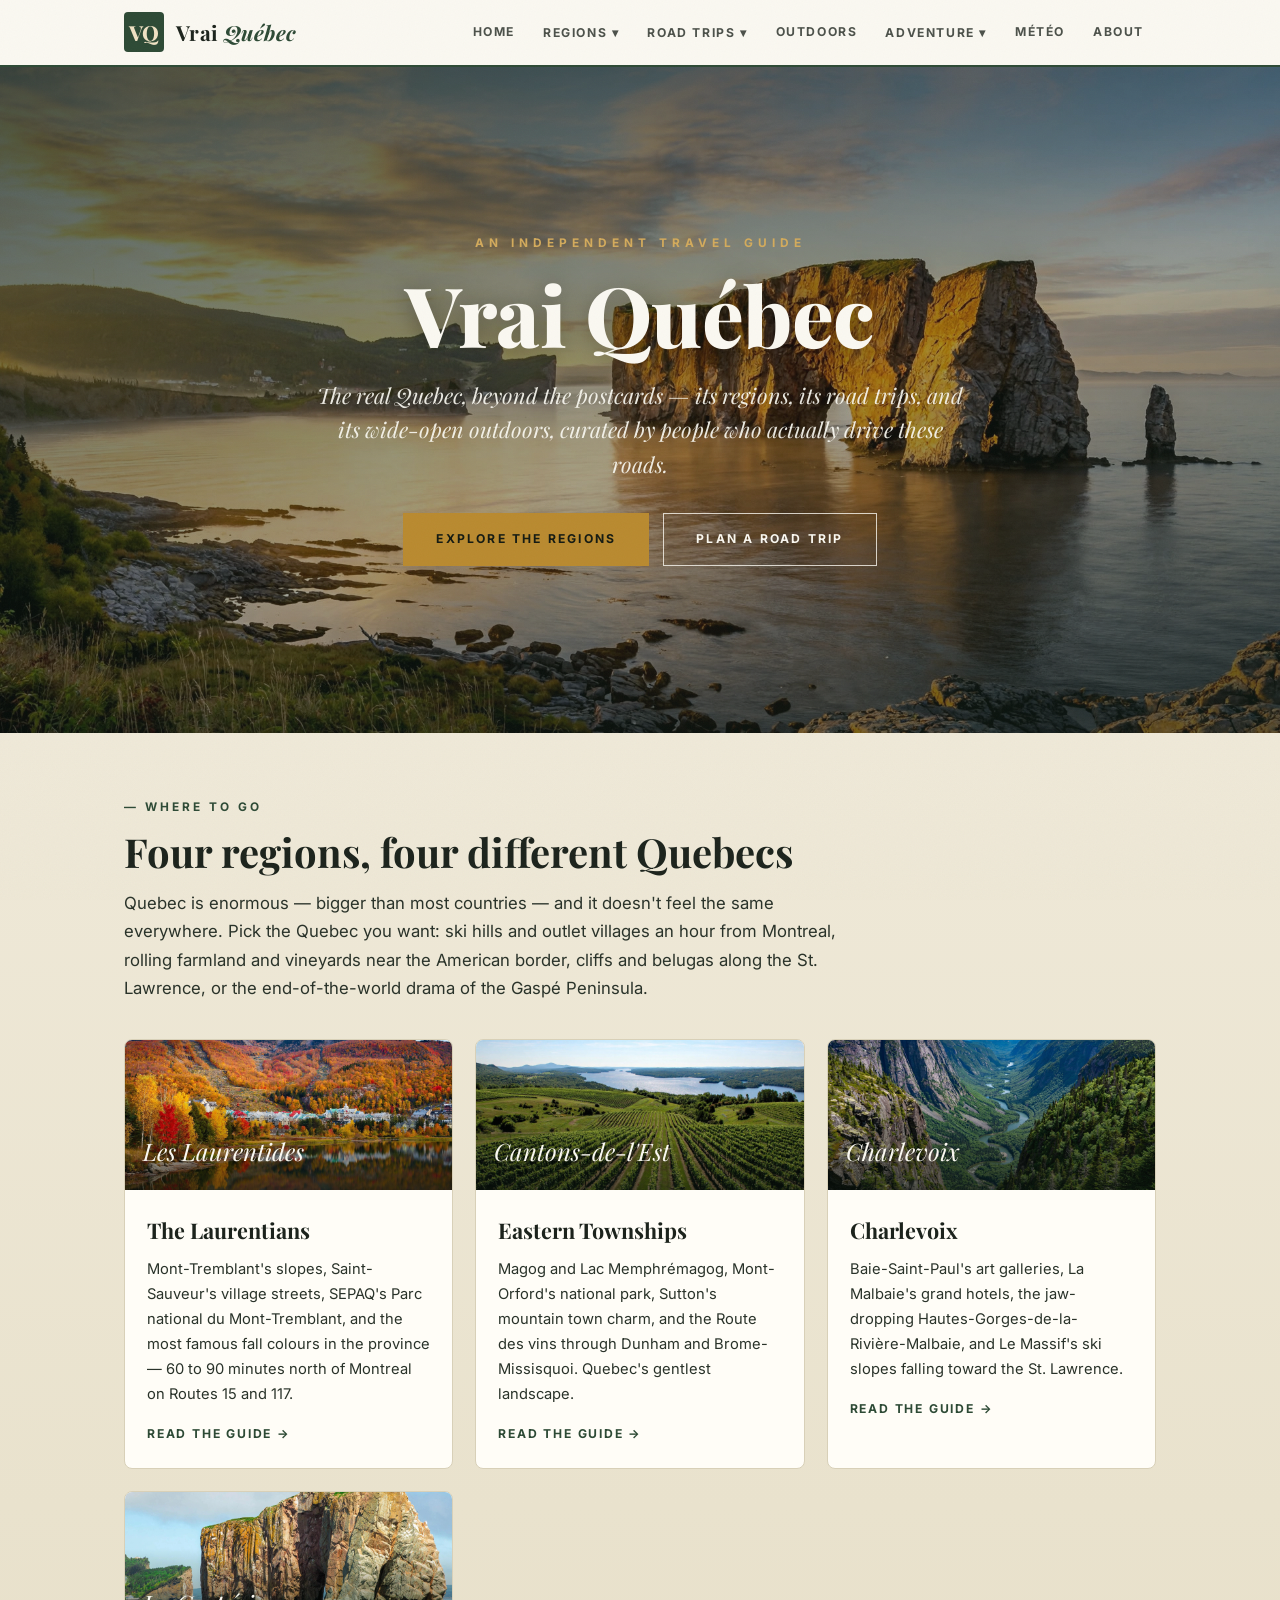
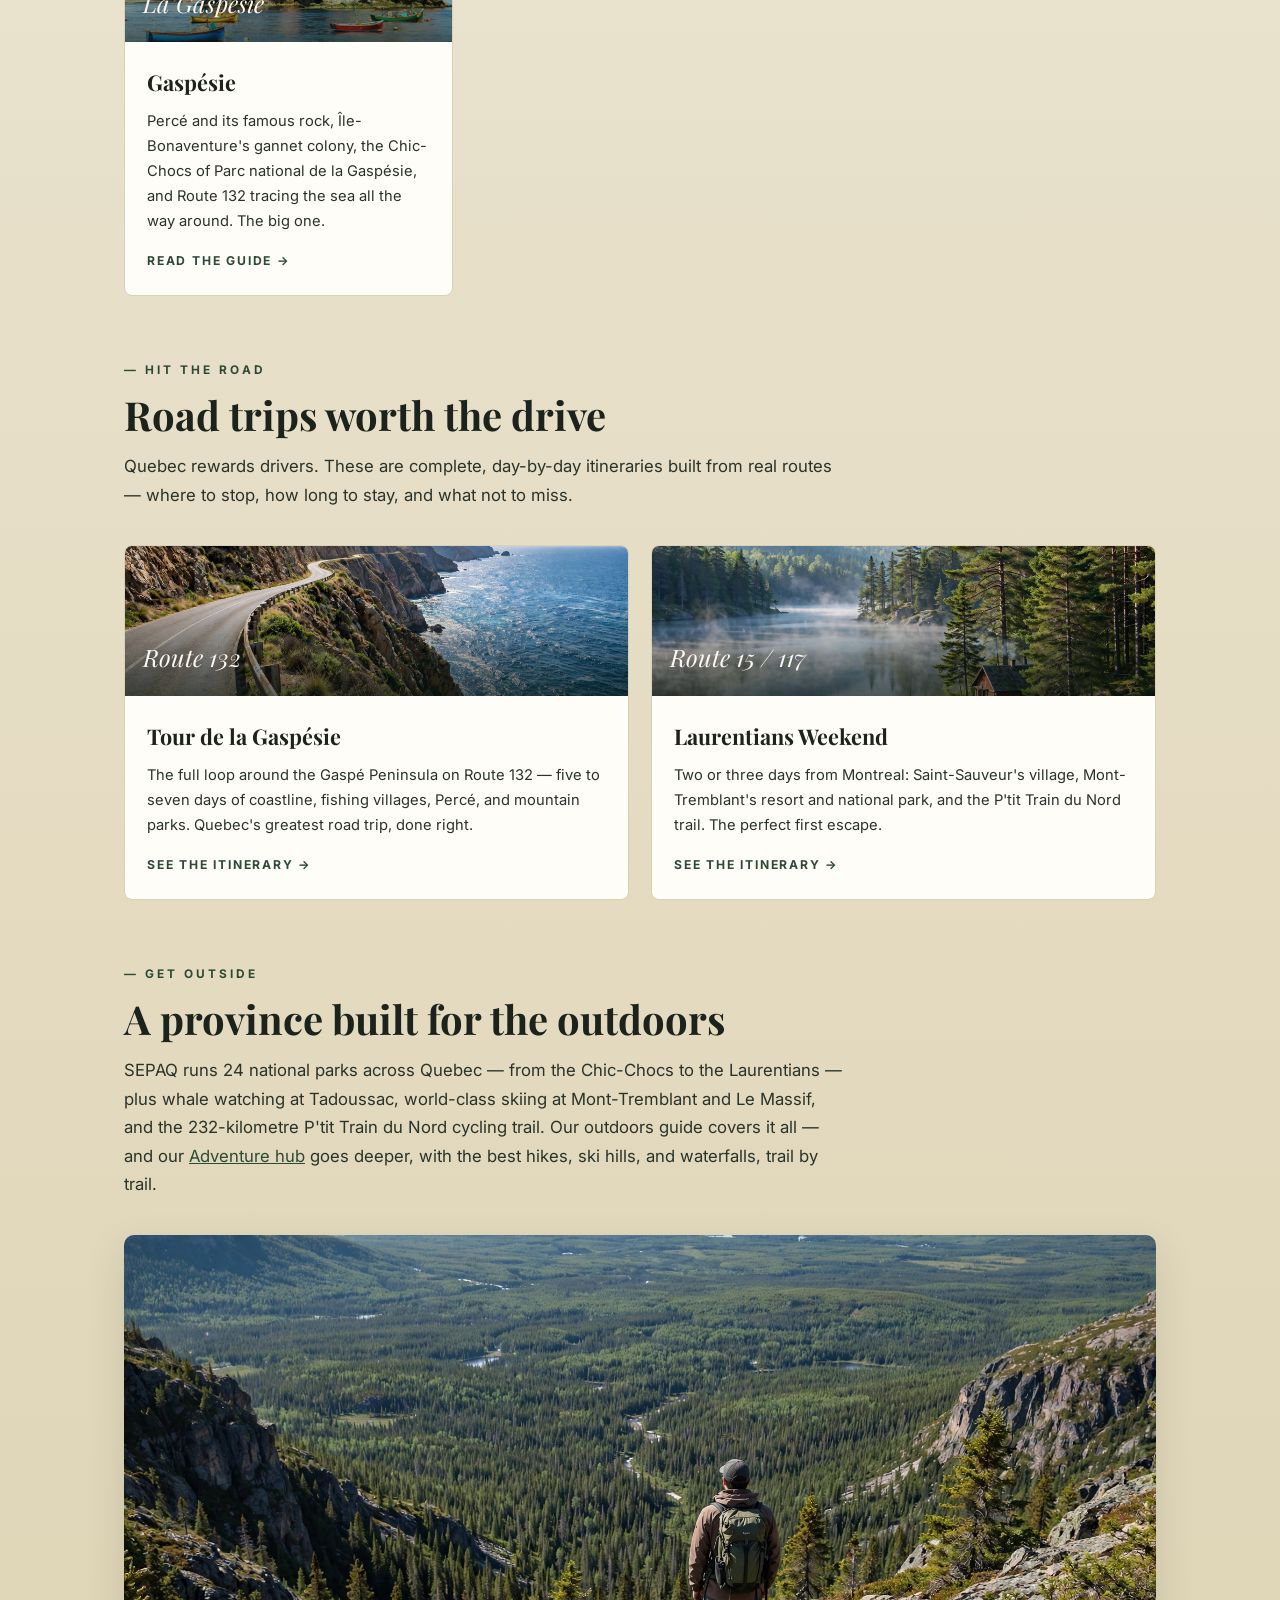
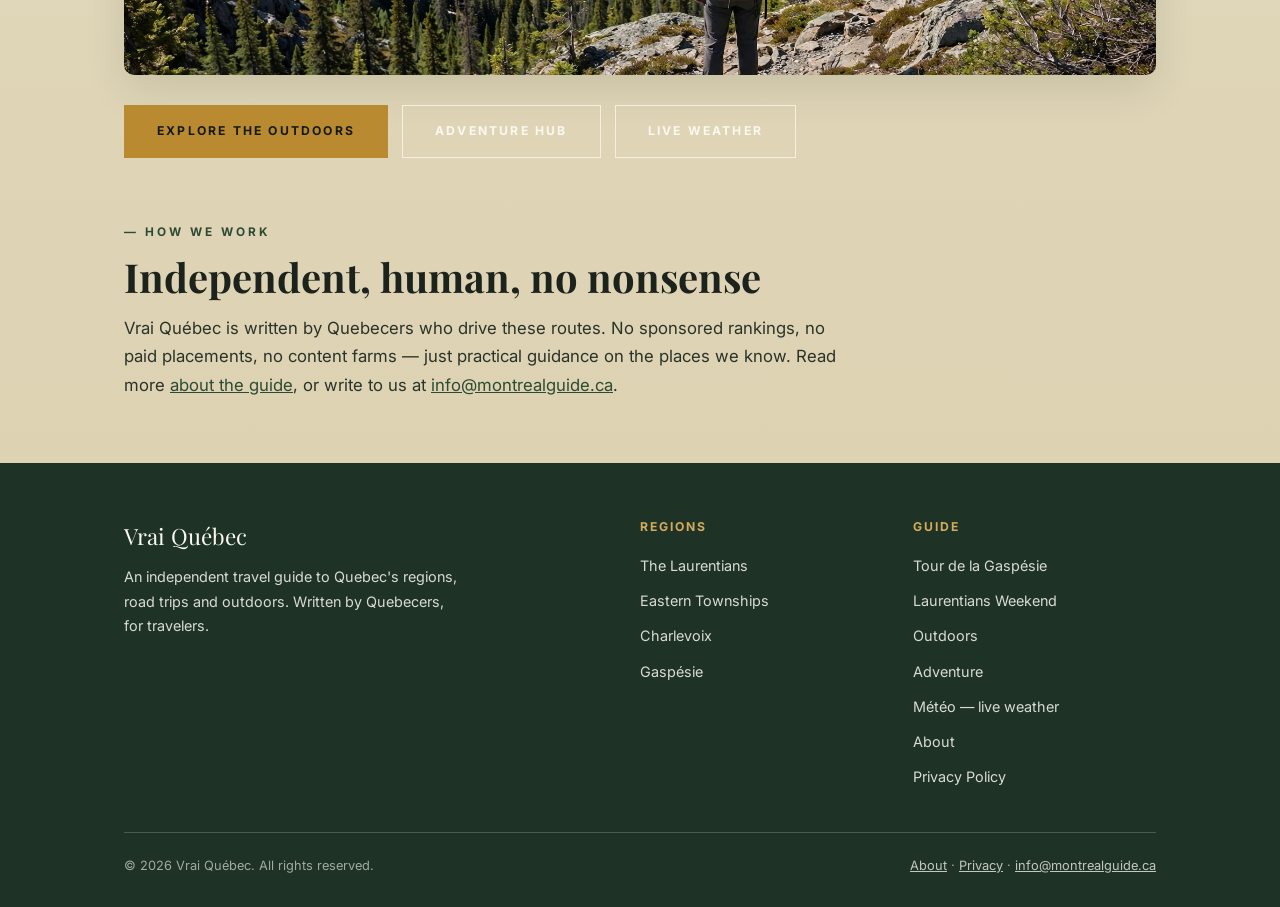
<file: index.html>
<!DOCTYPE html>
<html lang="en">
<head>
<meta charset="UTF-8">
<meta name="viewport" content="width=device-width, initial-scale=1.0">
<title>Vrai Québec — An Independent Travel Guide to Quebec's Regions, Road Trips & Outdoors</title>
<meta name="description" content="Vrai Québec is an independent, human-curated travel guide to Quebec: the Laurentians, Eastern Townships, Charlevoix, Gaspésie, road trip itineraries, and the outdoors.">
<link rel="preconnect" href="https://fonts.googleapis.com">
<link rel="preconnect" href="https://fonts.gstatic.com" crossorigin>
<link href="https://fonts.googleapis.com/css2?family=Playfair+Display:ital,wght@0,500;0,700;0,800;1,500;1,600&family=Inter:wght@400;500;600;700&display=swap" rel="stylesheet">
<link rel="stylesheet" href="styles.css">
<script async src="https://pagead2.googlesyndication.com/pagead/js/adsbygoogle.js?client=ca-pub-4276130467303652" crossorigin="anonymous"></script>
</head>
<body>
<header class="site-header">
  <div class="header-inner">
    <a class="brand" href="index.html"><span class="brand-mark">VQ</span><span class="brand-text">Vrai <em>Québec</em></span></a>
    <button class="menu-toggle" aria-label="Menu" onclick="document.getElementById('mainNav').classList.toggle('open')">☰</button>
    <nav class="main-nav" id="mainNav">
      <a href="index.html">Home</a>
      <div class="dropdown">
        <button class="dropbtn">Regions ▾</button>
        <div class="dropdown-menu">
          <a href="regions/laurentides.html">The Laurentians<small>Mont-Tremblant, Saint-Sauveur, fall colours</small></a>
          <a href="regions/eastern-townships.html">Eastern Townships<small>Magog, Mont-Orford, wine route</small></a>
          <a href="regions/charlevoix.html">Charlevoix<small>Baie-Saint-Paul, Hautes-Gorges, Le Massif</small></a>
          <a href="regions/gaspesie.html">Gaspésie<small>Percé, Route 132, national parks</small></a>
        </div>
      </div>
      <div class="dropdown">
        <button class="dropbtn">Road Trips ▾</button>
        <div class="dropdown-menu">
          <a href="road-trips/gaspesie-loop.html">Tour de la Gaspésie<small>The full Route 132 loop, 5–7 days</small></a>
          <a href="road-trips/laurentians-weekend.html">Laurentians Weekend<small>2–3 days from Montreal</small></a>
        </div>
      </div>
      <a href="outdoors.html">Outdoors</a>
      <div class="dropdown">
        <button class="dropbtn">Adventure ▾</button>
        <div class="dropdown-menu">
          <a href="aventure/index.html">Adventure Hub<small>Hikes, ski hills & waterfalls</small></a>
          <a href="aventure/randonnee.html">Best Hikes<small>10 trails worth the climb</small></a>
          <a href="aventure/ski.html">Ski Hills<small>Resorts from Tremblant to the Massif</small></a>
          <a href="aventure/cascades.html">Waterfalls<small>Quebec's great falls</small></a>
        </div>
      </div>
      <a href="meteo.html">Météo</a>
      <a href="about.html">About</a>
    </nav>
  </div>
</header>

<main>
  <div class="hero has-photo" style="background-image:url('images/hero-gaspesie.jpg')">
    <div class="container hero-inner">
      <div class="hero-kicker">An independent travel guide</div>
      <h1>Vrai Québec</h1>
      <p class="hero-sub">The real Quebec, beyond the postcards — its regions, its road trips, and its wide-open outdoors, curated by people who actually drive these roads.</p>
      <div class="hero-cta">
        <a class="btn btn-primary" href="#regions">Explore the regions</a>
        <a class="btn btn-ghost" href="#roadtrips">Plan a road trip</a>
      </div>
    </div>
  </div>

  <section id="regions">
    <div class="container">
      <div class="section-kicker">Where to go</div>
      <h2 class="section-title">Four regions, four different Quebecs</h2>
      <p class="section-lede">Quebec is enormous — bigger than most countries — and it doesn't feel the same everywhere. Pick the Quebec you want: ski hills and outlet villages an hour from Montreal, rolling farmland and vineyards near the American border, cliffs and belugas along the St. Lawrence, or the end-of-the-world drama of the Gaspé Peninsula.</p>
      <div class="card-grid">
        <a class="card" href="regions/laurentides.html">
          <div class="card-band has-photo" style="background-image:url('images/laurentians.jpg')"><span>Les Laurentides</span></div>
          <div class="card-body">
            <h3>The Laurentians</h3>
            <p>Mont-Tremblant's slopes, Saint-Sauveur's village streets, SEPAQ's Parc national du Mont-Tremblant, and the most famous fall colours in the province — 60 to 90 minutes north of Montreal on Routes 15 and 117.</p>
            <span class="card-link">Read the guide →</span>
          </div>
        </a>
        <a class="card" href="regions/eastern-townships.html">
          <div class="card-band townships has-photo" style="background-image:url('images/townships.jpg')"><span>Cantons-de-l'Est</span></div>
          <div class="card-body">
            <h3>Eastern Townships</h3>
            <p>Magog and Lac Memphrémagog, Mont-Orford's national park, Sutton's mountain town charm, and the Route des vins through Dunham and Brome-Missisquoi. Quebec's gentlest landscape.</p>
            <span class="card-link">Read the guide →</span>
          </div>
        </a>
        <a class="card" href="regions/charlevoix.html">
          <div class="card-band charlevoix has-photo" style="background-image:url('images/charlevoix.jpg')"><span>Charlevoix</span></div>
          <div class="card-body">
            <h3>Charlevoix</h3>
            <p>Baie-Saint-Paul's art galleries, La Malbaie's grand hotels, the jaw-dropping Hautes-Gorges-de-la-Rivière-Malbaie, and Le Massif's ski slopes falling toward the St. Lawrence.</p>
            <span class="card-link">Read the guide →</span>
          </div>
        </a>
        <a class="card" href="regions/gaspesie.html">
          <div class="card-band gaspesie has-photo" style="background-image:url('images/gaspesie.jpg')"><span>La Gaspésie</span></div>
          <div class="card-body">
            <h3>Gaspésie</h3>
            <p>Percé and its famous rock, Île-Bonaventure's gannet colony, the Chic-Chocs of Parc national de la Gaspésie, and Route 132 tracing the sea all the way around. The big one.</p>
            <span class="card-link">Read the guide →</span>
          </div>
        </a>
      </div>
    </div>
  </section>

  <section id="roadtrips" style="padding-top:0">
    <div class="container">
      <div class="section-kicker">Hit the road</div>
      <h2 class="section-title">Road trips worth the drive</h2>
      <p class="section-lede">Quebec rewards drivers. These are complete, day-by-day itineraries built from real routes — where to stop, how long to stay, and what not to miss.</p>
      <div class="card-grid">
        <a class="card" href="road-trips/gaspesie-loop.html">
          <div class="card-band gaspesie has-photo" style="background-image:url('images/roadtrip-gaspesie.jpg')"><span>Route 132</span></div>
          <div class="card-body">
            <h3>Tour de la Gaspésie</h3>
            <p>The full loop around the Gaspé Peninsula on Route 132 — five to seven days of coastline, fishing villages, Percé, and mountain parks. Quebec's greatest road trip, done right.</p>
            <span class="card-link">See the itinerary →</span>
          </div>
        </a>
        <a class="card" href="road-trips/laurentians-weekend.html">
          <div class="card-band has-photo" style="background-image:url('images/roadtrip-laurentides.jpg')"><span>Route 15 / 117</span></div>
          <div class="card-body">
            <h3>Laurentians Weekend</h3>
            <p>Two or three days from Montreal: Saint-Sauveur's village, Mont-Tremblant's resort and national park, and the P'tit Train du Nord trail. The perfect first escape.</p>
            <span class="card-link">See the itinerary →</span>
          </div>
        </a>
      </div>
    </div>
  </section>

  <section style="padding-top:0">
    <div class="container">
      <div class="section-kicker">Get outside</div>
      <h2 class="section-title">A province built for the outdoors</h2>
      <p class="section-lede">SEPAQ runs 24 national parks across Quebec — from the Chic-Chocs to the Laurentians — plus whale watching at Tadoussac, world-class skiing at Mont-Tremblant and Le Massif, and the 232-kilometre P'tit Train du Nord cycling trail. Our outdoors guide covers it all — and our <a href="aventure/index.html">Adventure hub</a> goes deeper, with the best hikes, ski hills, and waterfalls, trail by trail.</p>
      <img class="section-photo" src="images/outdoors.jpg" alt="Hiker on a summit trail above Quebec's boreal forest">
      <div class="hero-cta" style="justify-content:flex-start">
        <a class="btn btn-primary" href="outdoors.html">Explore the outdoors</a>
        <a class="btn btn-ghost" href="aventure/index.html">Adventure hub</a>
        <a class="btn btn-ghost" href="meteo.html">Live weather</a>
      </div>
    </div>
  </section>

  <section style="padding-top:0">
    <div class="container">
      <div class="section-kicker">How we work</div>
      <h2 class="section-title">Independent, human, no nonsense</h2>
      <p class="section-lede" style="margin-bottom:0">Vrai Québec is written by Quebecers who drive these routes. No sponsored rankings, no paid placements, no content farms — just practical guidance on the places we know. Read more <a href="about.html">about the guide</a>, or write to us at <a href="mailto:info@montrealguide.ca">info@montrealguide.ca</a>.</p>
    </div>
  </section>
</main>

<footer class="site-footer">
  <div class="footer-inner">
    <div class="footer-grid">
      <div>
        <div class="footer-brand">Vrai Québec</div>
        <p>An independent travel guide to Quebec's regions, road trips and outdoors. Written by Quebecers, for travelers.</p>
      </div>
      <div>
        <h4>Regions</h4>
        <ul>
          <li><a href="regions/laurentides.html">The Laurentians</a></li>
          <li><a href="regions/eastern-townships.html">Eastern Townships</a></li>
          <li><a href="regions/charlevoix.html">Charlevoix</a></li>
          <li><a href="regions/gaspesie.html">Gaspésie</a></li>
        </ul>
      </div>
      <div>
        <h4>Guide</h4>
        <ul>
          <li><a href="road-trips/gaspesie-loop.html">Tour de la Gaspésie</a></li>
          <li><a href="road-trips/laurentians-weekend.html">Laurentians Weekend</a></li>
          <li><a href="outdoors.html">Outdoors</a></li>
          <li><a href="aventure/index.html">Adventure</a></li>
          <li><a href="meteo.html">Météo — live weather</a></li>
          <li><a href="about.html">About</a></li>
          <li><a href="privacy.html">Privacy Policy</a></li>
        </ul>
      </div>
    </div>
    <div class="footer-bottom">
      <span>© 2026 Vrai Québec. All rights reserved.</span>
      <span><a href="about.html">About</a> · <a href="privacy.html">Privacy</a> · <a href="mailto:info@montrealguide.ca">info@montrealguide.ca</a></span>
    </div>
  </div>
</footer>
<script>
document.querySelectorAll('.dropdown > .dropbtn').forEach(function(b){
  b.addEventListener('click',function(e){e.preventDefault();b.parentElement.classList.toggle('open');});
});
</script>
</body>
</html>
</file>
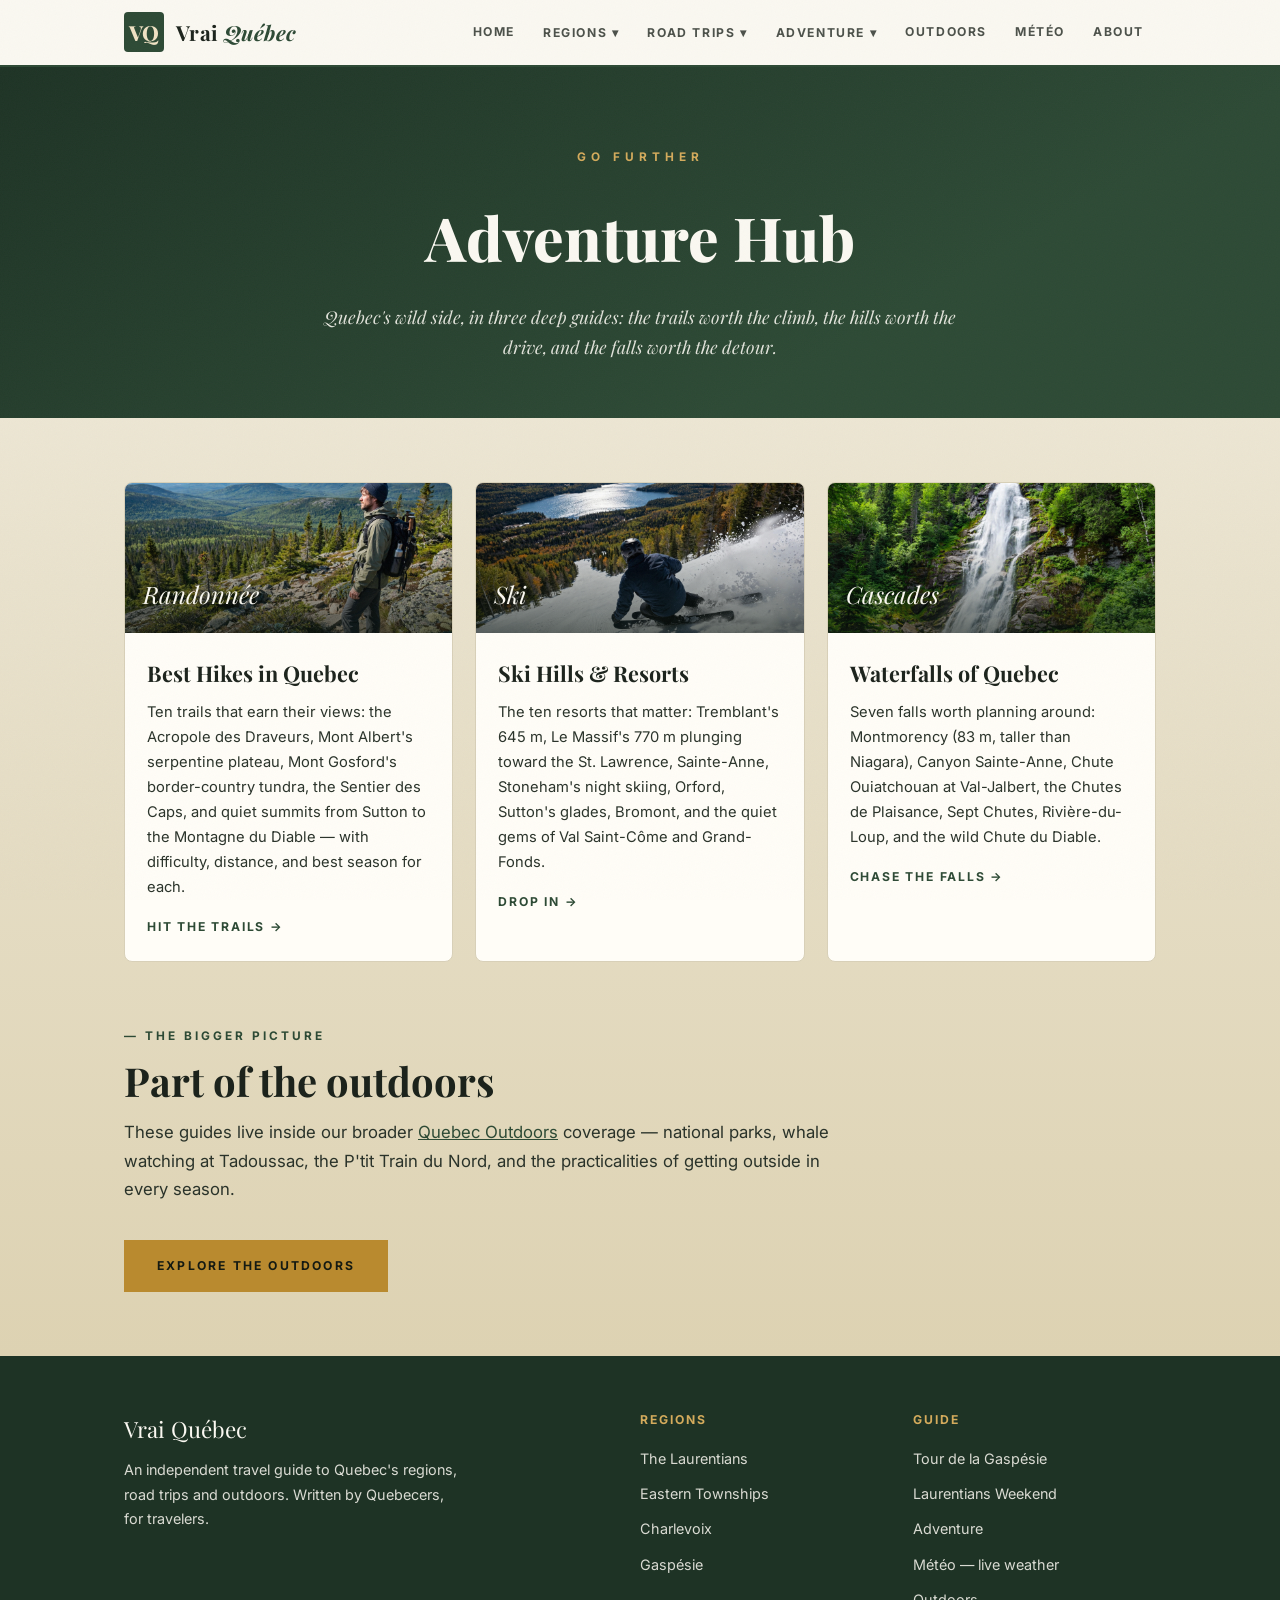
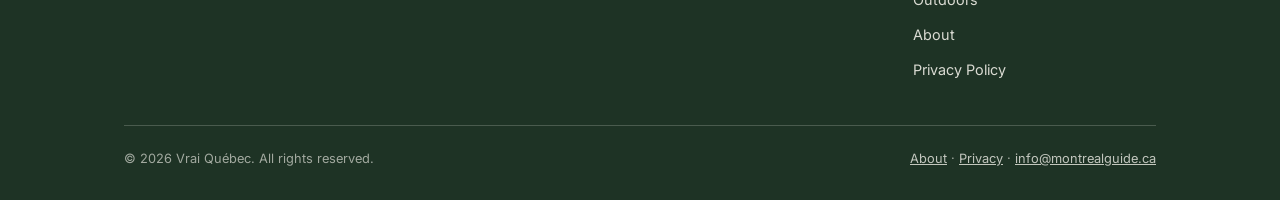
<file: aventure/index.html>
<!DOCTYPE html>
<html lang="en">
<head>
<meta charset="UTF-8">
<meta name="viewport" content="width=device-width, initial-scale=1.0">
<title>Adventure in Quebec — Hikes, Ski Hills & Waterfalls | Vrai Québec</title>
<meta name="description" content="Vrai Québec's adventure hub: the 10 best hikes in Quebec, the top ski hills and resorts, and the great waterfalls — trails, verticals, heights and practical advice.">
<link rel="preconnect" href="https://fonts.googleapis.com">
<link rel="preconnect" href="https://fonts.gstatic.com" crossorigin>
<link href="https://fonts.googleapis.com/css2?family=Playfair+Display:ital,wght@0,500;0,700;0,800;1,500;1,600&family=Inter:wght@400;500;600;700&display=swap" rel="stylesheet">
<link rel="stylesheet" href="../styles.css">
<script async src="https://pagead2.googlesyndication.com/pagead/js/adsbygoogle.js?client=ca-pub-4276130467303652" crossorigin="anonymous"></script>
</head>
<body>
<header class="site-header">
  <div class="header-inner">
    <a class="brand" href="../index.html"><span class="brand-mark">VQ</span><span class="brand-text">Vrai <em>Québec</em></span></a>
    <button class="menu-toggle" aria-label="Menu" onclick="document.getElementById('mainNav').classList.toggle('open')">☰</button>
    <nav class="main-nav" id="mainNav">
      <a href="../index.html">Home</a>
      <div class="dropdown">
        <button class="dropbtn">Regions ▾</button>
        <div class="dropdown-menu">
          <a href="../regions/laurentides.html">The Laurentians<small>Mont-Tremblant, Saint-Sauveur, fall colours</small></a>
          <a href="../regions/eastern-townships.html">Eastern Townships<small>Magog, Mont-Orford, wine route</small></a>
          <a href="../regions/charlevoix.html">Charlevoix<small>Baie-Saint-Paul, Hautes-Gorges, Le Massif</small></a>
          <a href="../regions/gaspesie.html">Gaspésie<small>Percé, Route 132, national parks</small></a>
        </div>
      </div>
      <div class="dropdown">
        <button class="dropbtn">Road Trips ▾</button>
        <div class="dropdown-menu">
          <a href="../road-trips/gaspesie-loop.html">Tour de la Gaspésie<small>The full Route 132 loop, 5–7 days</small></a>
          <a href="../road-trips/laurentians-weekend.html">Laurentians Weekend<small>2–3 days from Montreal</small></a>
        </div>
      </div>
      <div class="dropdown">
        <button class="dropbtn">Adventure ▾</button>
        <div class="dropdown-menu">
          <a href="index.html">Adventure Hub<small>Hikes, ski hills & waterfalls</small></a>
          <a href="randonnee.html">Best Hikes<small>10 trails worth the climb</small></a>
          <a href="ski.html">Ski Hills<small>Resorts from Tremblant to the Massif</small></a>
          <a href="cascades.html">Waterfalls<small>Quebec's great falls</small></a>
        </div>
      </div>
      <a href="../outdoors.html">Outdoors</a>
      <a href="../meteo.html">Météo</a>
      <a href="../about.html">About</a>
    </nav>
  </div>
</header>

<main>
  <div class="page-hero">
    <div class="container">
      <div class="hero-kicker">Go further</div>
      <h1>Adventure Hub</h1>
      <p>Quebec's wild side, in three deep guides: the trails worth the climb, the hills worth the drive, and the falls worth the detour.</p>
    </div>
  </div>

  <section>
    <div class="container">
      <div class="card-grid">
        <a class="card" href="randonnee.html">
          <div class="card-band has-photo" style="background-image:url('../images/aventure-rando.jpg')"><span>Randonnée</span></div>
          <div class="card-body">
            <h3>Best Hikes in Quebec</h3>
            <p>Ten trails that earn their views: the Acropole des Draveurs, Mont Albert's serpentine plateau, Mont Gosford's border-country tundra, the Sentier des Caps, and quiet summits from Sutton to the Montagne du Diable — with difficulty, distance, and best season for each.</p>
            <span class="card-link">Hit the trails →</span>
          </div>
        </a>
        <a class="card" href="ski.html">
          <div class="card-band has-photo" style="background-image:url('../images/aventure-ski-2026.jpg')"><span>Ski</span></div>
          <div class="card-body">
            <h3>Ski Hills & Resorts</h3>
            <p>The ten resorts that matter: Tremblant's 645 m, Le Massif's 770 m plunging toward the St. Lawrence, Sainte-Anne, Stoneham's night skiing, Orford, Sutton's glades, Bromont, and the quiet gems of Val Saint-Côme and Grand-Fonds.</p>
            <span class="card-link">Drop in →</span>
          </div>
        </a>
        <a class="card" href="cascades.html">
          <div class="card-band has-photo" style="background-image:url('../images/aventure-cascades.jpg')"><span>Cascades</span></div>
          <div class="card-body">
            <h3>Waterfalls of Quebec</h3>
            <p>Seven falls worth planning around: Montmorency (83 m, taller than Niagara), Canyon Sainte-Anne, Chute Ouiatchouan at Val-Jalbert, the Chutes de Plaisance, Sept Chutes, Rivière-du-Loup, and the wild Chute du Diable.</p>
            <span class="card-link">Chase the falls →</span>
          </div>
        </a>
      </div>
    </div>
  </section>

  <section style="padding-top:0">
    <div class="container">
      <div class="section-kicker">The bigger picture</div>
      <h2 class="section-title">Part of the outdoors</h2>
      <p class="section-lede">These guides live inside our broader <a href="../outdoors.html">Quebec Outdoors</a> coverage — national parks, whale watching at Tadoussac, the P'tit Train du Nord, and the practicalities of getting outside in every season.</p>
      <div class="hero-cta" style="justify-content:flex-start">
        <a class="btn btn-primary" href="../outdoors.html">Explore the outdoors</a>
      </div>
    </div>
  </section>
</main>

<footer class="site-footer">
  <div class="footer-inner">
    <div class="footer-grid">
      <div>
        <div class="footer-brand">Vrai Québec</div>
        <p>An independent travel guide to Quebec's regions, road trips and outdoors. Written by Quebecers, for travelers.</p>
      </div>
      <div>
        <h4>Regions</h4>
        <ul>
          <li><a href="../regions/laurentides.html">The Laurentians</a></li>
          <li><a href="../regions/eastern-townships.html">Eastern Townships</a></li>
          <li><a href="../regions/charlevoix.html">Charlevoix</a></li>
          <li><a href="../regions/gaspesie.html">Gaspésie</a></li>
        </ul>
      </div>
      <div>
        <h4>Guide</h4>
        <ul>
          <li><a href="../road-trips/gaspesie-loop.html">Tour de la Gaspésie</a></li>
          <li><a href="../road-trips/laurentians-weekend.html">Laurentians Weekend</a></li>
          <li><a href="index.html">Adventure</a></li>
          <li><a href="../meteo.html">Météo — live weather</a></li>
          <li><a href="../outdoors.html">Outdoors</a></li>
          <li><a href="../about.html">About</a></li>
          <li><a href="../privacy.html">Privacy Policy</a></li>
        </ul>
      </div>
    </div>
    <div class="footer-bottom">
      <span>© 2026 Vrai Québec. All rights reserved.</span>
      <span><a href="../about.html">About</a> · <a href="../privacy.html">Privacy</a> · <a href="mailto:info@montrealguide.ca">info@montrealguide.ca</a></span>
    </div>
  </div>
</footer>
<script>
document.querySelectorAll('.dropdown > .dropbtn').forEach(function(b){
  b.addEventListener('click',function(e){e.preventDefault();b.parentElement.classList.toggle('open');});
});
</script>
</body>
</html>
</file>
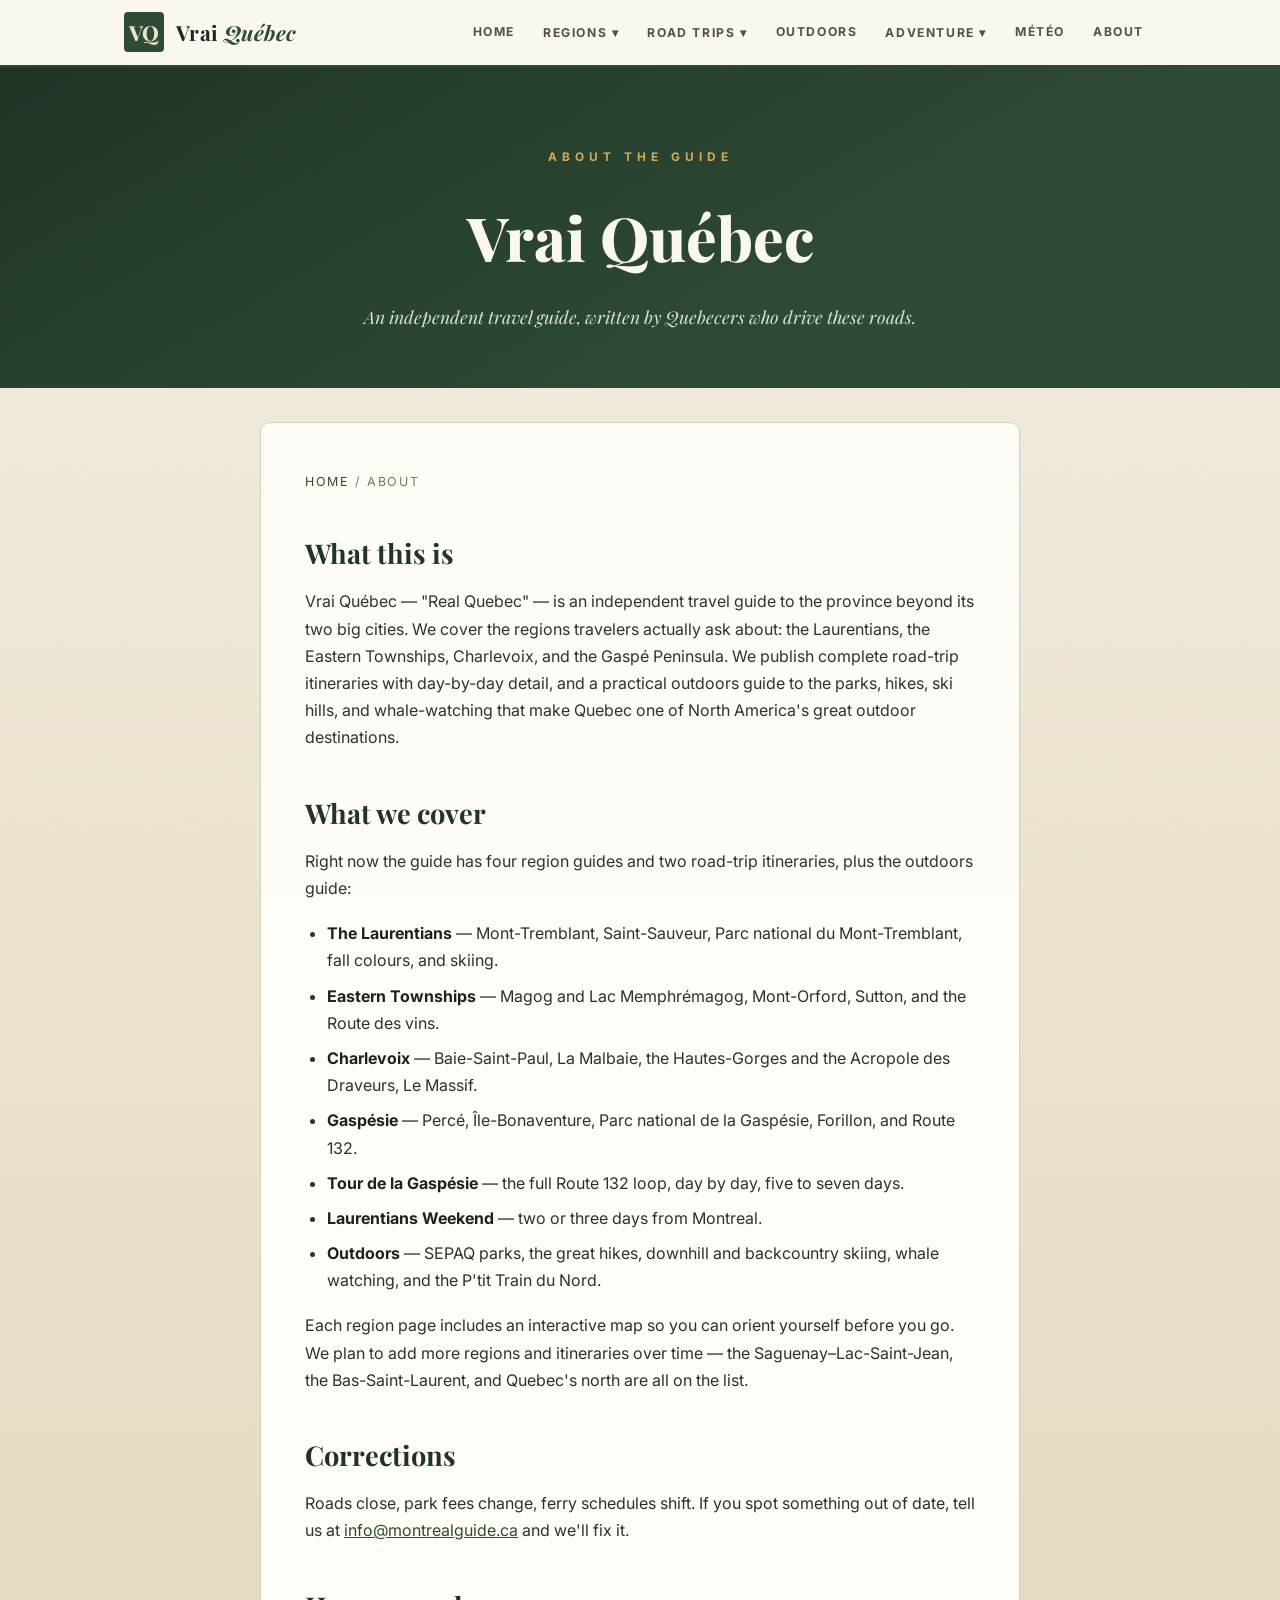
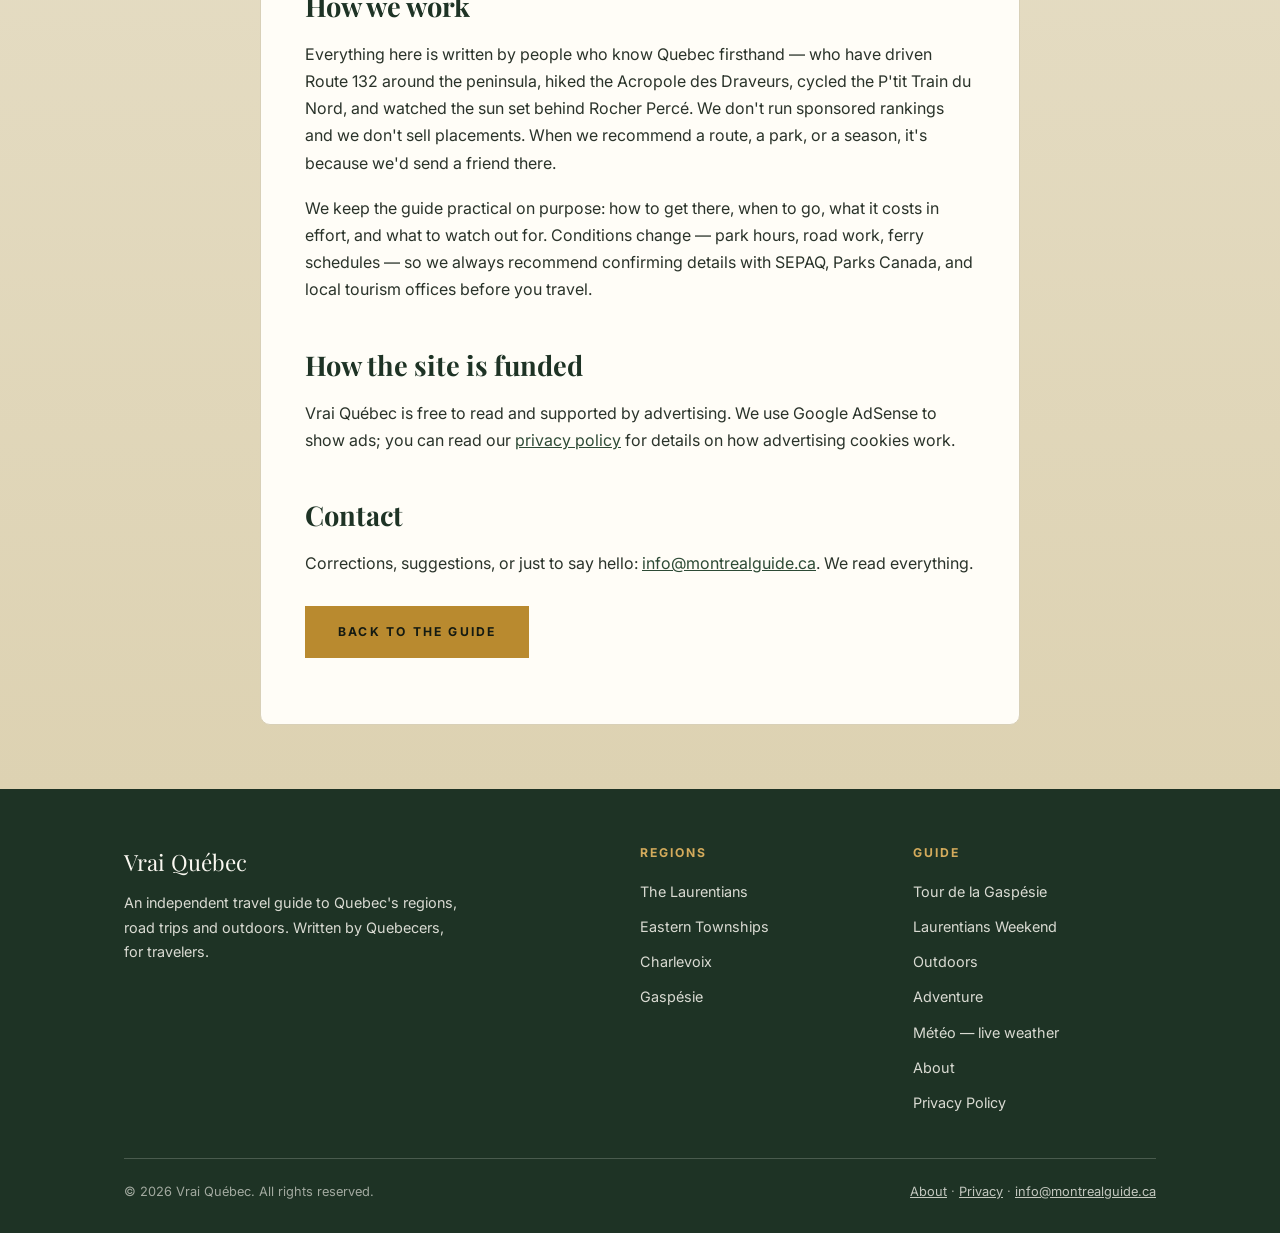
<file: about.html>
<!DOCTYPE html>
<html lang="en">
<head>
<meta charset="UTF-8">
<meta name="viewport" content="width=device-width, initial-scale=1.0">
<title>About — Vrai Québec</title>
<meta name="description" content="About Vrai Québec: an independent, human-curated travel guide to Quebec's regions, road trips and outdoors.">
<link rel="preconnect" href="https://fonts.googleapis.com">
<link rel="preconnect" href="https://fonts.gstatic.com" crossorigin>
<link href="https://fonts.googleapis.com/css2?family=Playfair+Display:ital,wght@0,500;0,700;0,800;1,500;1,600&family=Inter:wght@400;500;600;700&display=swap" rel="stylesheet">
<link rel="stylesheet" href="styles.css">
<script async src="https://pagead2.googlesyndication.com/pagead/js/adsbygoogle.js?client=ca-pub-4276130467303652" crossorigin="anonymous"></script>
</head>
<body>
<header class="site-header">
  <div class="header-inner">
    <a class="brand" href="index.html"><span class="brand-mark">VQ</span><span class="brand-text">Vrai <em>Québec</em></span></a>
    <button class="menu-toggle" aria-label="Menu" onclick="document.getElementById('mainNav').classList.toggle('open')">☰</button>
    <nav class="main-nav" id="mainNav">
      <a href="index.html">Home</a>
      <div class="dropdown">
        <button class="dropbtn">Regions ▾</button>
        <div class="dropdown-menu">
          <a href="regions/laurentides.html">The Laurentians<small>Mont-Tremblant, Saint-Sauveur, fall colours</small></a>
          <a href="regions/eastern-townships.html">Eastern Townships<small>Magog, Mont-Orford, wine route</small></a>
          <a href="regions/charlevoix.html">Charlevoix<small>Baie-Saint-Paul, Hautes-Gorges, Le Massif</small></a>
          <a href="regions/gaspesie.html">Gaspésie<small>Percé, Route 132, national parks</small></a>
        </div>
      </div>
      <div class="dropdown">
        <button class="dropbtn">Road Trips ▾</button>
        <div class="dropdown-menu">
          <a href="road-trips/gaspesie-loop.html">Tour de la Gaspésie<small>The full Route 132 loop, 5–7 days</small></a>
          <a href="road-trips/laurentians-weekend.html">Laurentians Weekend<small>2–3 days from Montreal</small></a>
        </div>
      </div>
      <a href="outdoors.html">Outdoors</a>
      <div class="dropdown">
        <button class="dropbtn">Adventure ▾</button>
        <div class="dropdown-menu">
          <a href="aventure/index.html">Adventure Hub<small>Hikes, ski hills & waterfalls</small></a>
          <a href="aventure/randonnee.html">Best Hikes<small>10 trails worth the climb</small></a>
          <a href="aventure/ski.html">Ski Hills<small>Resorts from Tremblant to the Massif</small></a>
          <a href="aventure/cascades.html">Waterfalls<small>Quebec's great falls</small></a>
        </div>
      </div>
      <a href="meteo.html">Météo</a>
      <a href="about.html">About</a>
    </nav>
  </div>
</header>

<main>
  <div class="page-hero">
    <div class="container">
      <div class="hero-kicker">About the guide</div>
      <h1>Vrai Québec</h1>
      <p>An independent travel guide, written by Quebecers who drive these roads.</p>
    </div>
  </div>

  <section>
    <div class="container">
      <div class="article">
        <div class="breadcrumb"><a href="index.html">Home</a> / About</div>
        <h2>What this is</h2>
        <p>Vrai Québec — "Real Quebec" — is an independent travel guide to the province beyond its two big cities. We cover the regions travelers actually ask about: the Laurentians, the Eastern Townships, Charlevoix, and the Gaspé Peninsula. We publish complete road-trip itineraries with day-by-day detail, and a practical outdoors guide to the parks, hikes, ski hills, and whale-watching that make Quebec one of North America's great outdoor destinations.</p>
        <h2>What we cover</h2>
        <p>Right now the guide has four region guides and two road-trip itineraries, plus the outdoors guide:</p>
        <ul>
          <li><strong>The Laurentians</strong> — Mont-Tremblant, Saint-Sauveur, Parc national du Mont-Tremblant, fall colours, and skiing.</li>
          <li><strong>Eastern Townships</strong> — Magog and Lac Memphrémagog, Mont-Orford, Sutton, and the Route des vins.</li>
          <li><strong>Charlevoix</strong> — Baie-Saint-Paul, La Malbaie, the Hautes-Gorges and the Acropole des Draveurs, Le Massif.</li>
          <li><strong>Gaspésie</strong> — Percé, Île-Bonaventure, Parc national de la Gaspésie, Forillon, and Route 132.</li>
          <li><strong>Tour de la Gaspésie</strong> — the full Route 132 loop, day by day, five to seven days.</li>
          <li><strong>Laurentians Weekend</strong> — two or three days from Montreal.</li>
          <li><strong>Outdoors</strong> — SEPAQ parks, the great hikes, downhill and backcountry skiing, whale watching, and the P'tit Train du Nord.</li>
        </ul>
        <p>Each region page includes an interactive map so you can orient yourself before you go. We plan to add more regions and itineraries over time — the Saguenay–Lac-Saint-Jean, the Bas-Saint-Laurent, and Quebec's north are all on the list.</p>
        <h2>Corrections</h2>
        <p>Roads close, park fees change, ferry schedules shift. If you spot something out of date, tell us at <a href="mailto:info@montrealguide.ca">info@montrealguide.ca</a> and we'll fix it.</p>
        <h2>How we work</h2>
        <p>Everything here is written by people who know Quebec firsthand — who have driven Route 132 around the peninsula, hiked the Acropole des Draveurs, cycled the P'tit Train du Nord, and watched the sun set behind Rocher Percé. We don't run sponsored rankings and we don't sell placements. When we recommend a route, a park, or a season, it's because we'd send a friend there.</p>
        <p>We keep the guide practical on purpose: how to get there, when to go, what it costs in effort, and what to watch out for. Conditions change — park hours, road work, ferry schedules — so we always recommend confirming details with SEPAQ, Parks Canada, and local tourism offices before you travel.</p>
        <h2>How the site is funded</h2>
        <p>Vrai Québec is free to read and supported by advertising. We use Google AdSense to show ads; you can read our <a href="privacy.html">privacy policy</a> for details on how advertising cookies work.</p>
        <h2>Contact</h2>
        <p>Corrections, suggestions, or just to say hello: <a href="mailto:info@montrealguide.ca">info@montrealguide.ca</a>. We read everything.</p>
        <p><a class="btn btn-primary" href="index.html" style="margin-top:10px">Back to the guide</a></p>
      </div>
    </div>
  </section>
</main>

<footer class="site-footer">
  <div class="footer-inner">
    <div class="footer-grid">
      <div>
        <div class="footer-brand">Vrai Québec</div>
        <p>An independent travel guide to Quebec's regions, road trips and outdoors. Written by Quebecers, for travelers.</p>
      </div>
      <div>
        <h4>Regions</h4>
        <ul>
          <li><a href="regions/laurentides.html">The Laurentians</a></li>
          <li><a href="regions/eastern-townships.html">Eastern Townships</a></li>
          <li><a href="regions/charlevoix.html">Charlevoix</a></li>
          <li><a href="regions/gaspesie.html">Gaspésie</a></li>
        </ul>
      </div>
      <div>
        <h4>Guide</h4>
        <ul>
          <li><a href="road-trips/gaspesie-loop.html">Tour de la Gaspésie</a></li>
          <li><a href="road-trips/laurentians-weekend.html">Laurentians Weekend</a></li>
          <li><a href="outdoors.html">Outdoors</a></li>
          <li><a href="aventure/index.html">Adventure</a></li>
          <li><a href="meteo.html">Météo — live weather</a></li>
          <li><a href="about.html">About</a></li>
          <li><a href="privacy.html">Privacy Policy</a></li>
        </ul>
      </div>
    </div>
    <div class="footer-bottom">
      <span>© 2026 Vrai Québec. All rights reserved.</span>
      <span><a href="about.html">About</a> · <a href="privacy.html">Privacy</a> · <a href="mailto:info@montrealguide.ca">info@montrealguide.ca</a></span>
    </div>
  </div>
</footer>
<script>
document.querySelectorAll('.dropdown > .dropbtn').forEach(function(b){
  b.addEventListener('click',function(e){e.preventDefault();b.parentElement.classList.toggle('open');});
});
</script>
</body>
</html>
</file>
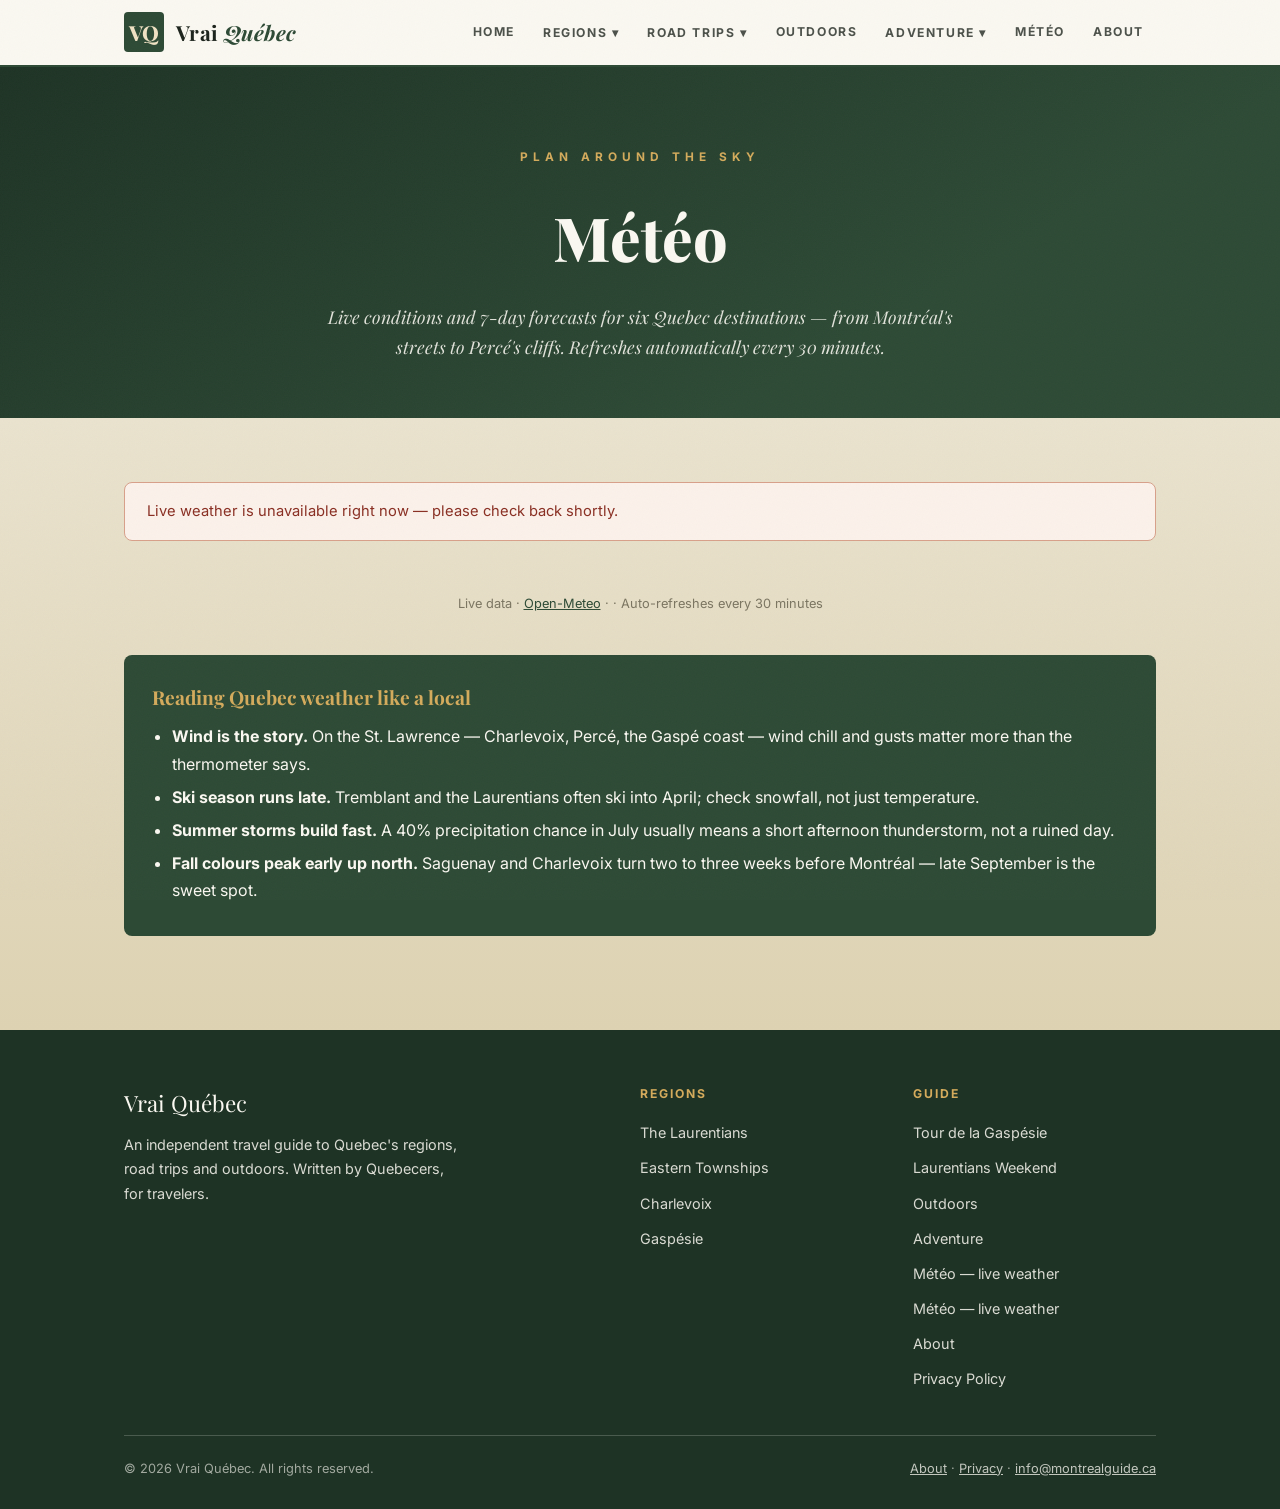
<file: meteo.html>
<!DOCTYPE html>
<html lang="en">
<head>
<meta charset="UTF-8">
<meta name="viewport" content="width=device-width, initial-scale=1.0">
<title>Live Quebec Weather — Météo for Montréal, Québec City, Tremblant & More | Vrai Québec</title>
<meta name="description" content="Live weather and 7-day forecasts for six Quebec destinations: Montréal, Québec City, Mont-Tremblant, Charlevoix, Percé and Saguenay. Plan your trip around the sky.">
<link rel="preconnect" href="https://fonts.googleapis.com">
<link rel="preconnect" href="https://fonts.gstatic.com" crossorigin>
<link href="https://fonts.googleapis.com/css2?family=Playfair+Display:ital,wght@0,500;0,700;0,800;1,500;1,600&family=Inter:wght@400;500;600;700&display=swap" rel="stylesheet">
<link rel="stylesheet" href="styles.css">
<script async src="https://pagead2.googlesyndication.com/pagead/js/adsbygoogle.js?client=ca-pub-4276130467303652" crossorigin="anonymous"></script>
<style>
.wx-status{background:var(--card);border:1px solid var(--line);border-radius:8px;padding:16px 22px;margin-bottom:26px;font-size:.92rem;color:var(--muted)}
.wx-status.error{color:#8a2f23;border-color:#d8a08a;background:#fbf1ea}
.wx-grid{display:grid;grid-template-columns:repeat(auto-fit,minmax(300px,1fr));gap:22px}
.wx-card{background:var(--card);border:1px solid var(--line);border-radius:10px;overflow:hidden;box-shadow:0 10px 30px rgba(30,51,37,.08)}
.wx-head{display:flex;align-items:baseline;justify-content:space-between;background:var(--forest);color:var(--ivory);padding:14px 20px}
.wx-head h3{font-family:var(--serif);font-size:1.25rem;margin:0;color:var(--ivory)}
.wx-head time{font-size:.72rem;letter-spacing:1px;text-transform:uppercase;color:var(--gold-soft)}
.wx-now{display:flex;align-items:center;gap:16px;padding:20px 20px 6px}
.wx-icon{width:64px;height:64px;flex:0 0 64px;color:var(--gold)}
.wx-icon svg{width:100%;height:100%}
.wx-temp{font-family:var(--serif);font-weight:800;font-size:2.9rem;line-height:1;color:var(--ink)}
.wx-cond{font-size:.85rem;font-weight:600;color:var(--forest);text-transform:uppercase;letter-spacing:1px;margin-top:4px}
.wx-meta{list-style:none;display:flex;flex-wrap:wrap;gap:8px 18px;padding:10px 20px 16px;margin:0;font-size:.83rem;color:var(--ink2)}
.wx-meta b{color:var(--forest)}
.wx-days{display:grid;grid-template-columns:repeat(7,1fr);border-top:1px solid var(--line);background:var(--paper)}
.wx-day{padding:10px 4px;text-align:center;border-right:1px solid var(--line);font-size:.72rem}
.wx-day:last-child{border-right:0}
.wx-day.today{background:var(--gold-pale)}
.wx-day .d{display:block;font-weight:700;text-transform:uppercase;letter-spacing:.6px;color:var(--forest);margin-bottom:6px}
.wx-day .ic{width:26px;height:26px;margin:0 auto 4px;color:var(--forest-soft)}
.wx-day .ic svg{width:100%;height:100%}
.wx-day .hi{display:block;font-weight:700;color:var(--ink)}
.wx-day .lo{display:block;color:var(--muted)}
.wx-day .pp{display:block;color:#2f6f8f;margin-top:2px}
.wx-credit{margin-top:26px;font-size:.8rem;color:var(--muted);text-align:center}
@media(max-width:560px){.wx-temp{font-size:2.3rem}.wx-day{font-size:.64rem}}
</style>
</head>
<body>
<header class="site-header">
  <div class="header-inner">
    <a class="brand" href="index.html"><span class="brand-mark">VQ</span><span class="brand-text">Vrai <em>Québec</em></span></a>
    <button class="menu-toggle" aria-label="Menu" onclick="document.getElementById('mainNav').classList.toggle('open')">☰</button>
    <nav class="main-nav" id="mainNav">
      <a href="index.html">Home</a>
      <div class="dropdown">
        <button class="dropbtn">Regions ▾</button>
        <div class="dropdown-menu">
          <a href="regions/laurentides.html">The Laurentians<small>Mont-Tremblant, Saint-Sauveur, fall colours</small></a>
          <a href="regions/eastern-townships.html">Eastern Townships<small>Magog, Mont-Orford, wine route</small></a>
          <a href="regions/charlevoix.html">Charlevoix<small>Baie-Saint-Paul, Hautes-Gorges, Le Massif</small></a>
          <a href="regions/gaspesie.html">Gaspésie<small>Percé, Route 132, national parks</small></a>
        </div>
      </div>
      <div class="dropdown">
        <button class="dropbtn">Road Trips ▾</button>
        <div class="dropdown-menu">
          <a href="road-trips/gaspesie-loop.html">Tour de la Gaspésie<small>The full Route 132 loop, 5–7 days</small></a>
          <a href="road-trips/laurentians-weekend.html">Laurentians Weekend<small>2–3 days from Montreal</small></a>
        </div>
      </div>
      <a href="outdoors.html">Outdoors</a>
      <div class="dropdown">
        <button class="dropbtn">Adventure ▾</button>
        <div class="dropdown-menu">
          <a href="aventure/index.html">Adventure Hub<small>Hikes, ski hills & waterfalls</small></a>
          <a href="aventure/randonnee.html">Best Hikes<small>10 trails worth the climb</small></a>
          <a href="aventure/ski.html">Ski Hills<small>Resorts from Tremblant to the Massif</small></a>
          <a href="aventure/cascades.html">Waterfalls<small>Quebec's great falls</small></a>
        </div>
      </div>
      <a href="meteo.html">Météo</a>
      <a href="about.html">About</a>
    </nav>
  </div>
</header>

<main>
  <div class="page-hero">
    <div class="container">
      <div class="hero-kicker">Plan around the sky</div>
      <h1>Météo</h1>
      <p>Live conditions and 7-day forecasts for six Quebec destinations — from Montréal's streets to Percé's cliffs. Refreshes automatically every 30 minutes.</p>
    </div>
  </div>

  <section>
    <div class="container">
      <div id="wx-status" class="wx-status">Loading live weather…</div>
      <div id="wx-grid" class="wx-grid" aria-live="polite"></div>
      <p class="wx-credit">Live data · <a href="https://open-meteo.com/" target="_blank" rel="noopener">Open-Meteo</a> · <span id="wx-updated"></span> · Auto-refreshes every 30 minutes</p>

      <div class="factbox" style="margin-top:40px">
        <h3>Reading Quebec weather like a local</h3>
        <ul>
          <li><strong>Wind is the story.</strong> On the St. Lawrence — Charlevoix, Percé, the Gaspé coast — wind chill and gusts matter more than the thermometer says.</li>
          <li><strong>Ski season runs late.</strong> Tremblant and the Laurentians often ski into April; check snowfall, not just temperature.</li>
          <li><strong>Summer storms build fast.</strong> A 40% precipitation chance in July usually means a short afternoon thunderstorm, not a ruined day.</li>
          <li><strong>Fall colours peak early up north.</strong> Saguenay and Charlevoix turn two to three weeks before Montréal — late September is the sweet spot.</li>
        </ul>
      </div>
    </div>
  </section>
</main>

<footer class="site-footer">
  <div class="footer-inner">
    <div class="footer-grid">
      <div>
        <div class="footer-brand">Vrai Québec</div>
        <p>An independent travel guide to Quebec's regions, road trips and outdoors. Written by Quebecers, for travelers.</p>
      </div>
      <div>
        <h4>Regions</h4>
        <ul>
          <li><a href="regions/laurentides.html">The Laurentians</a></li>
          <li><a href="regions/eastern-townships.html">Eastern Townships</a></li>
          <li><a href="regions/charlevoix.html">Charlevoix</a></li>
          <li><a href="regions/gaspesie.html">Gaspésie</a></li>
        </ul>
      </div>
      <div>
        <h4>Guide</h4>
        <ul>
          <li><a href="road-trips/gaspesie-loop.html">Tour de la Gaspésie</a></li>
          <li><a href="road-trips/laurentians-weekend.html">Laurentians Weekend</a></li>
          <li><a href="outdoors.html">Outdoors</a></li>
          <li><a href="aventure/index.html">Adventure</a></li>
          <li><a href="meteo.html">Météo — live weather</a></li>
          <li><a href="meteo.html">Météo — live weather</a></li>
          <li><a href="about.html">About</a></li>
          <li><a href="privacy.html">Privacy Policy</a></li>
        </ul>
      </div>
    </div>
    <div class="footer-bottom">
      <span>© 2026 Vrai Québec. All rights reserved.</span>
      <span><a href="about.html">About</a> · <a href="privacy.html">Privacy</a> · <a href="mailto:info@montrealguide.ca">info@montrealguide.ca</a></span>
    </div>
  </div>
</footer>

<script>
document.querySelectorAll('.dropdown > .dropbtn').forEach(function(b){
  b.addEventListener('click',function(e){e.preventDefault();b.parentElement.classList.toggle('open');});
});
</script>

<script>
(function(){
  var LOCS=[
    {name:"Montréal",lat:45.50,lon:-73.57},
    {name:"Québec City",lat:46.81,lon:-71.21},
    {name:"Mont-Tremblant",lat:46.21,lon:-74.59},
    {name:"Charlevoix · La Malbaie",lat:47.66,lon:-70.15},
    {name:"Percé",lat:48.52,lon:-64.21},
    {name:"Saguenay",lat:48.43,lon:-71.07}
  ];

  var ICONS={
    sun:'<svg viewBox="0 0 24 24" fill="none" stroke="currentColor" stroke-width="1.8" stroke-linecap="round"><circle cx="12" cy="12" r="4.2"/><path d="M12 2.5v2.4M12 19.1v2.4M2.5 12h2.4M19.1 12h2.4M5 5l1.7 1.7M17.3 17.3L19 19M19 5l-1.7 1.7M6.7 17.3L5 19"/></svg>',
    part:'<svg viewBox="0 0 24 24" fill="none" stroke="currentColor" stroke-width="1.8" stroke-linecap="round" stroke-linejoin="round"><circle cx="8.5" cy="8.5" r="3.4"/><path d="M8.5 2.8v1.8M3 8.5h1.8M4.6 4.6l1.3 1.3M12.4 4.6l-1.3 1.3"/><path d="M9 20h9.5a3.5 3.5 0 0 0 .6-6.95A5.5 5.5 0 0 0 8.4 14.6 3 3 0 0 0 9 20z"/></svg>',
    cloud:'<svg viewBox="0 0 24 24" fill="none" stroke="currentColor" stroke-width="1.8" stroke-linecap="round" stroke-linejoin="round"><path d="M7 19h10a4 4 0 0 0 .8-7.92A6.5 6.5 0 0 0 5.2 12.6 3.5 3.5 0 0 0 7 19z"/></svg>',
    fog:'<svg viewBox="0 0 24 24" fill="none" stroke="currentColor" stroke-width="1.8" stroke-linecap="round" stroke-linejoin="round"><path d="M7 14h10a3.5 3.5 0 0 0 .7-6.93A5.5 5.5 0 0 0 7.4 8.4 3 3 0 0 0 7 14z"/><path d="M4 17.5h16M6 20.5h12"/></svg>',
    rain:'<svg viewBox="0 0 24 24" fill="none" stroke="currentColor" stroke-width="1.8" stroke-linecap="round" stroke-linejoin="round"><path d="M7 15h10a3.5 3.5 0 0 0 .7-6.93A5.5 5.5 0 0 0 7.4 9.4 3 3 0 0 0 7 15z"/><path d="M8 18l-1 2.5M12.5 18l-1 2.5M17 18l-1 2.5"/></svg>',
    snow:'<svg viewBox="0 0 24 24" fill="none" stroke="currentColor" stroke-width="1.8" stroke-linecap="round" stroke-linejoin="round"><path d="M7 14h10a3.5 3.5 0 0 0 .7-6.93A5.5 5.5 0 0 0 7.4 8.4 3 3 0 0 0 7 14z"/><path d="M8 17.5v3M6.7 19h2.6M12 17.5v3M10.7 19h2.6M16 17.5v3M14.7 19h2.6"/></svg>',
    storm:'<svg viewBox="0 0 24 24" fill="none" stroke="currentColor" stroke-width="1.8" stroke-linecap="round" stroke-linejoin="round"><path d="M7 14h10a3.5 3.5 0 0 0 .7-6.93A5.5 5.5 0 0 0 7.4 8.4 3 3 0 0 0 7 14z"/><path d="M12.5 14l-2.5 5h4l-2.5 5"/></svg>'
  };

  function cond(code){
    if(code===0)return["Clear sky","sun"];
    if(code===1)return["Mainly clear","sun"];
    if(code===2)return["Partly cloudy","part"];
    if(code===3)return["Overcast","cloud"];
    if(code===45||code===48)return["Fog","fog"];
    if(code===51||code===53||code===55||code===56||code===57)return["Drizzle","rain"];
    if(code===61||code===63||code===65||code===66||code===67||code===80||code===81||code===82)return["Rain","rain"];
    if(code===71||code===73||code===75||code===77||code===85||code===86)return["Snow","snow"];
    if(code===95||code===96||code===99)return["Thunderstorm","storm"];
    return["—","cloud"];
  }

  function dayName(iso){
    return new Date(iso+"T12:00:00").toLocaleDateString("en-US",{weekday:"short"});
  }

  function esc(s){return String(s).replace(/&/g,"&amp;").replace(/</g,"&lt;");}

  function render(data){
    var grid=document.getElementById("wx-grid");
    var html="";
    data.forEach(function(w,i){
      var loc=LOCS[i], c=w.current, d=w.daily;
      var hr=(c.time||"").slice(0,13), pp=null;
      if(w.hourly&&w.hourly.time){
        for(var k=0;k<w.hourly.time.length;k++){
          if(w.hourly.time[k].slice(0,13)===hr){pp=w.hourly.precipitation_probability[k];break;}
        }
      }
      var cc=cond(c.weather_code);
      var days="";
      for(var j=0;j<7;j++){
        var dc=cond(d.weather_code[j]);
        days+='<div class="wx-day'+(j===0?" today":"")+'">'+
          '<span class="d">'+(j===0?"Now":dayName(d.time[j]))+'</span>'+
          '<span class="ic">'+ICONS[dc[1]]+'</span>'+
          '<span class="hi">'+Math.round(d.temperature_2m_max[j])+'°</span>'+
          '<span class="lo">'+Math.round(d.temperature_2m_min[j])+'°</span>'+
          '<span class="pp">'+(d.precipitation_probability_max[j]==null?"–":d.precipitation_probability_max[j]+"%")+'</span></div>';
      }
      html+='<article class="wx-card">'+
        '<div class="wx-head"><h3>'+esc(loc.name)+'</h3><time>Now</time></div>'+
        '<div class="wx-now"><div class="wx-icon">'+ICONS[cc[1]]+'</div>'+
        '<div><div class="wx-temp">'+Math.round(c.temperature_2m)+'°</div>'+
        '<div class="wx-cond">'+cc[0]+'</div></div></div>'+
        '<ul class="wx-meta">'+
        '<li>Feels like <b>'+Math.round(c.apparent_temperature)+'°</b></li>'+
        '<li>Wind <b>'+Math.round(c.wind_speed_10m)+' km/h</b></li>'+
        '<li>Precip <b>'+(pp==null?"–":pp+"%")+'</b></li>'+
        '<li>Humidity <b>'+c.relative_humidity_2m+'%</b></li></ul>'+
        '<div class="wx-days">'+days+'</div></article>';
    });
    grid.innerHTML=html;
    var t=new Date(data[0].current.time);
    document.getElementById("wx-updated").textContent="Updated "+t.toLocaleDateString("en-US",{month:"short",day:"numeric"})+", "+t.toLocaleTimeString("en-US",{hour:"numeric",minute:"2-digit"});
    document.getElementById("wx-status").style.display="none";
  }

  function fail(){
    var s=document.getElementById("wx-status");
    s.className="wx-status error";
    s.textContent="Live weather is unavailable right now — please check back shortly.";
    document.getElementById("wx-grid").innerHTML="";
  }

  function load(){
    var q="latitude="+LOCS.map(function(l){return l.lat;}).join(",")+
          "&longitude="+LOCS.map(function(l){return l.lon;}).join(",")+
          "&current=temperature_2m,relative_humidity_2m,apparent_temperature,weather_code,wind_speed_10m"+
          "&hourly=precipitation_probability"+
          "&daily=weather_code,temperature_2m_max,temperature_2m_min,precipitation_probability_max"+
          "&timezone=America%2FToronto&forecast_days=7";
    fetch("https://api.open-meteo.com/v1/forecast?"+q)
      .then(function(r){if(!r.ok)throw new Error("bad status");return r.json();})
      .then(function(j){
        var arr=Array.isArray(j)?j:[j];
        if(arr.length!==LOCS.length||!arr[0].current)throw new Error("bad payload");
        render(arr);
      })
      .catch(fail);
  }

  load();
  setInterval(load,30*60*1000);
})();
</script>
</body>
</html>
</file>
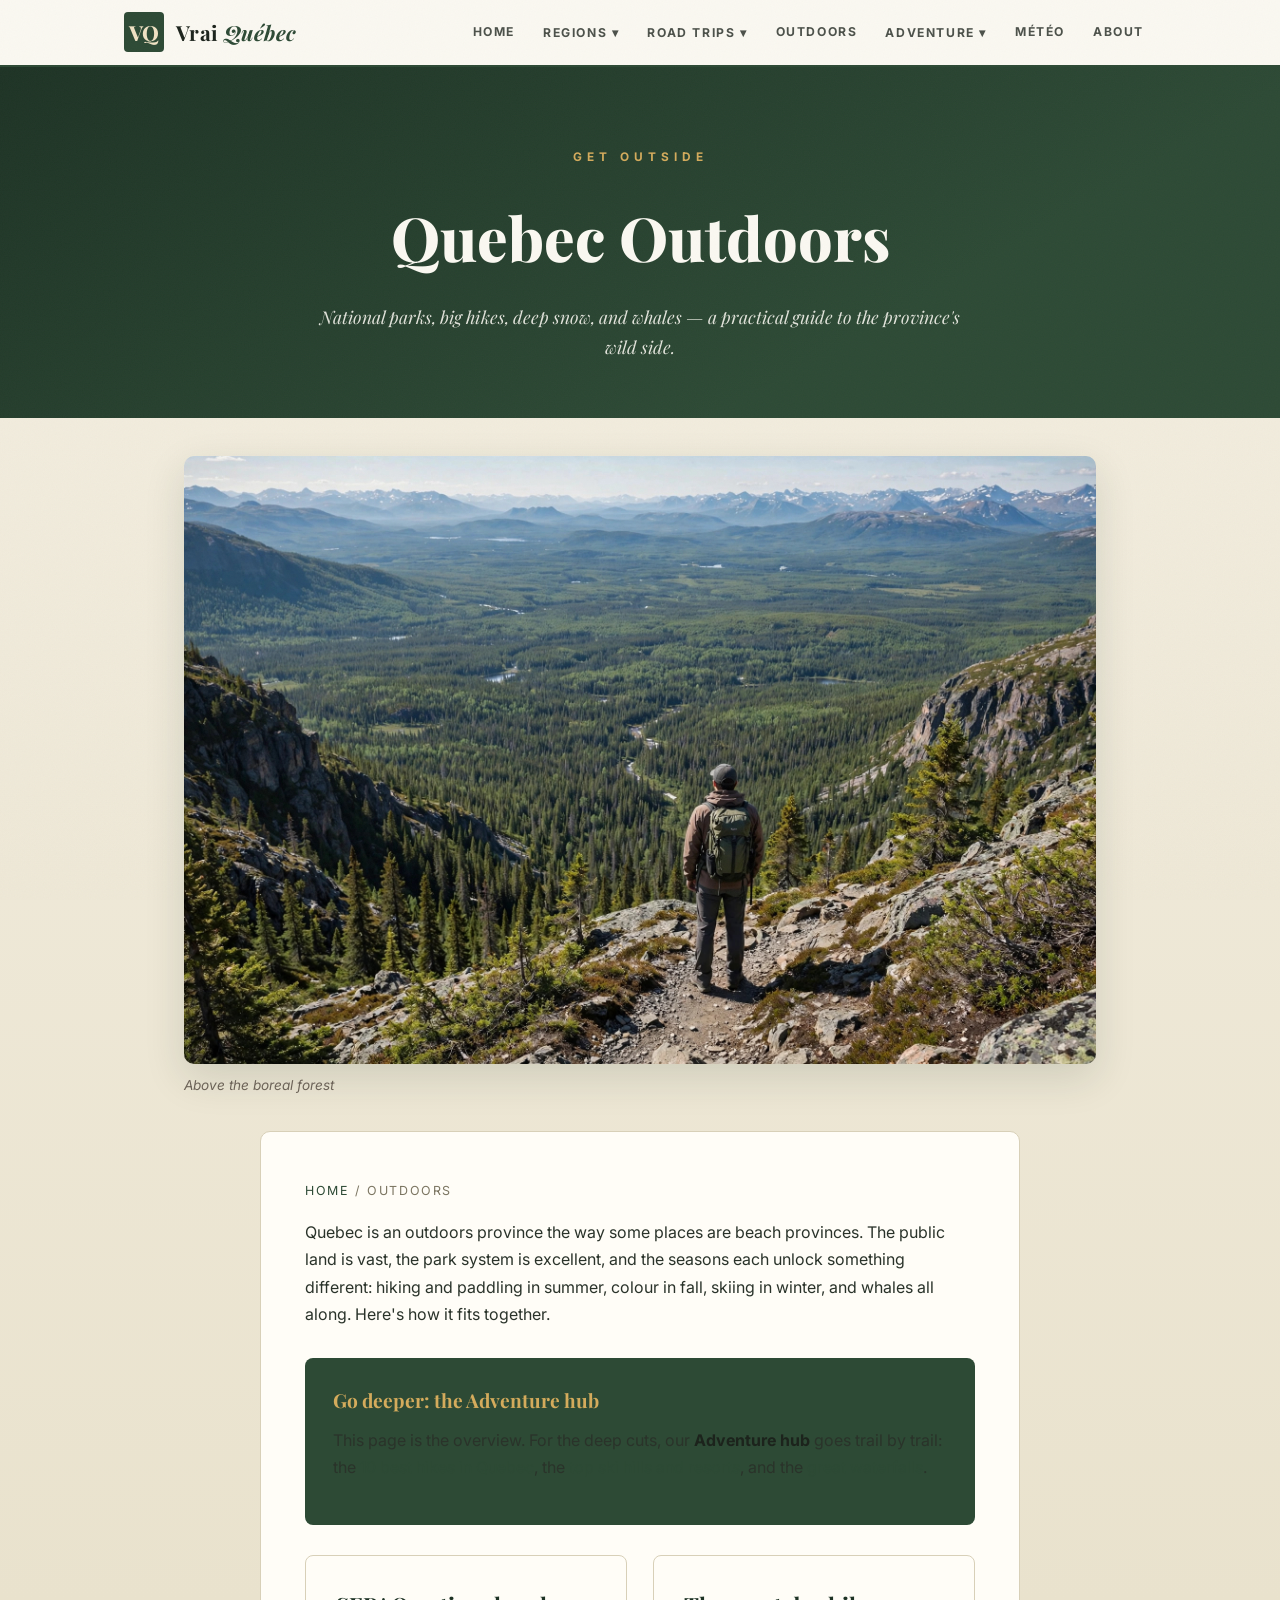
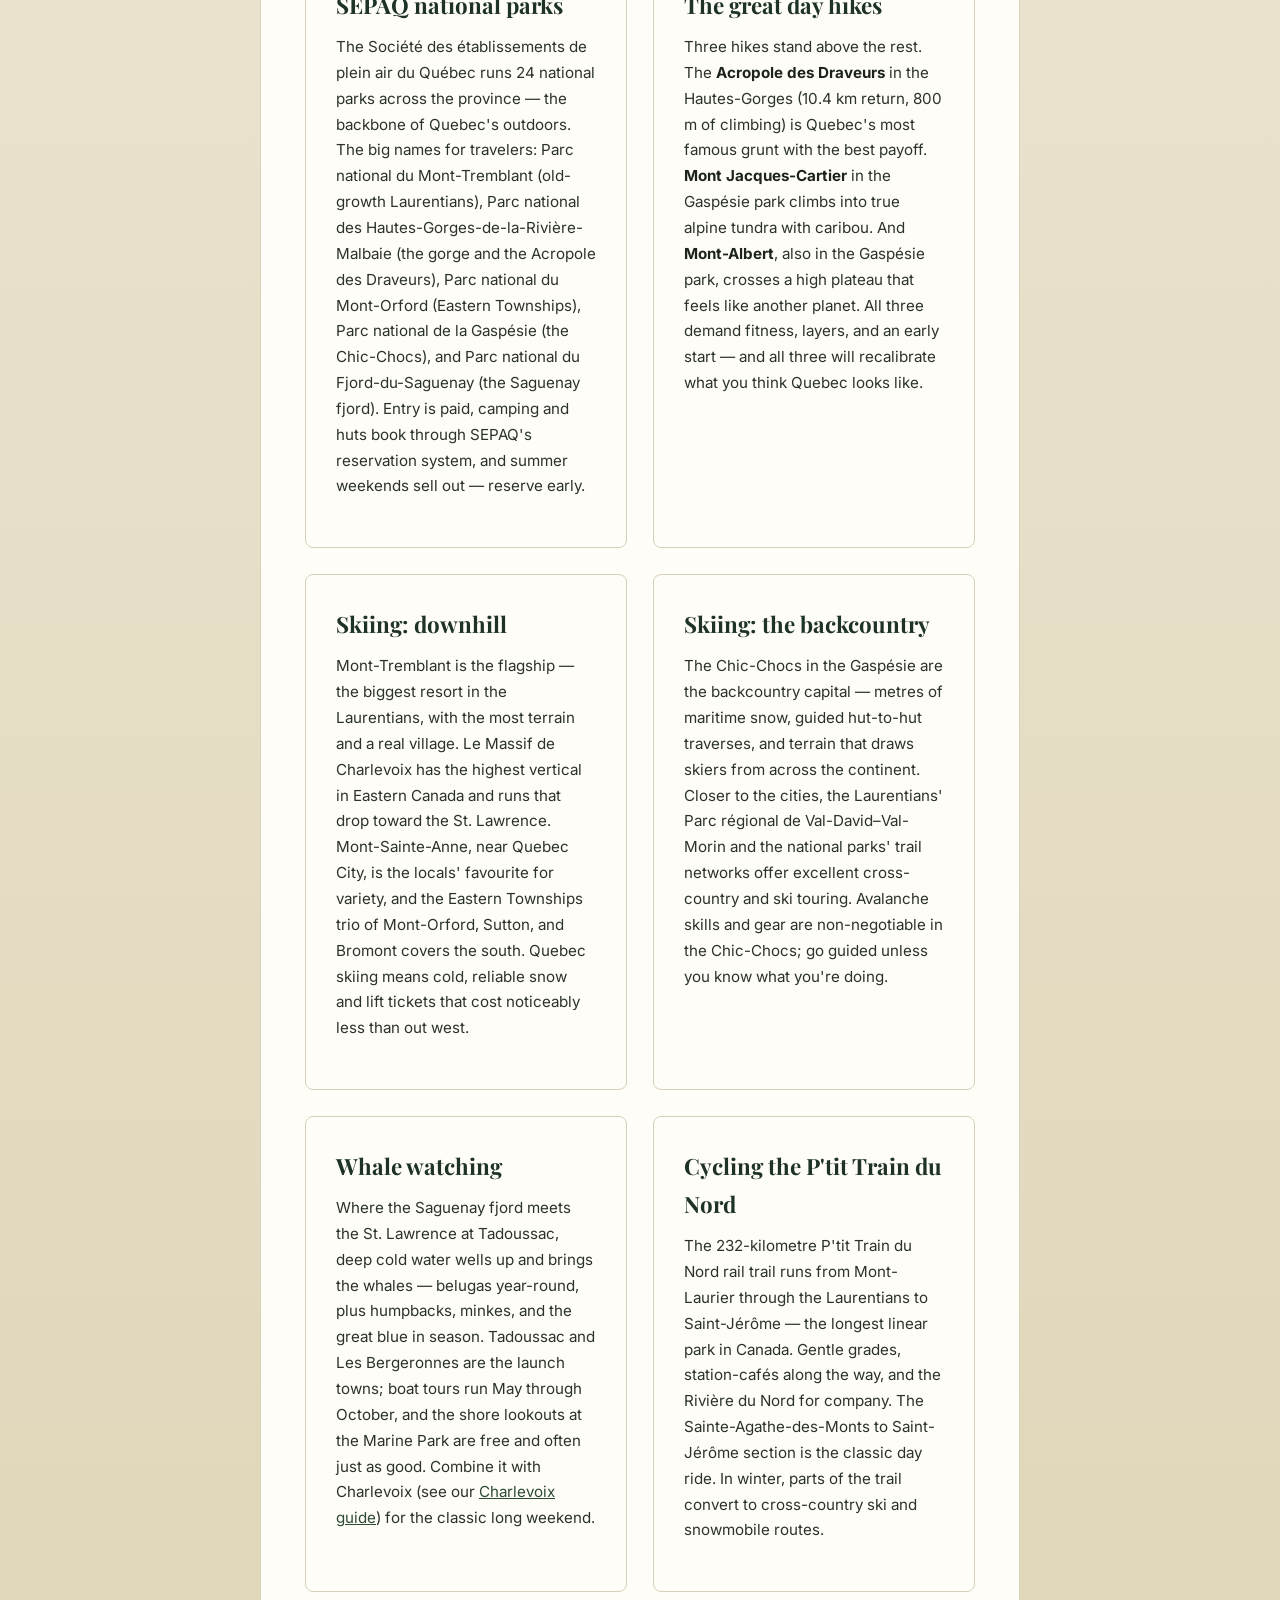
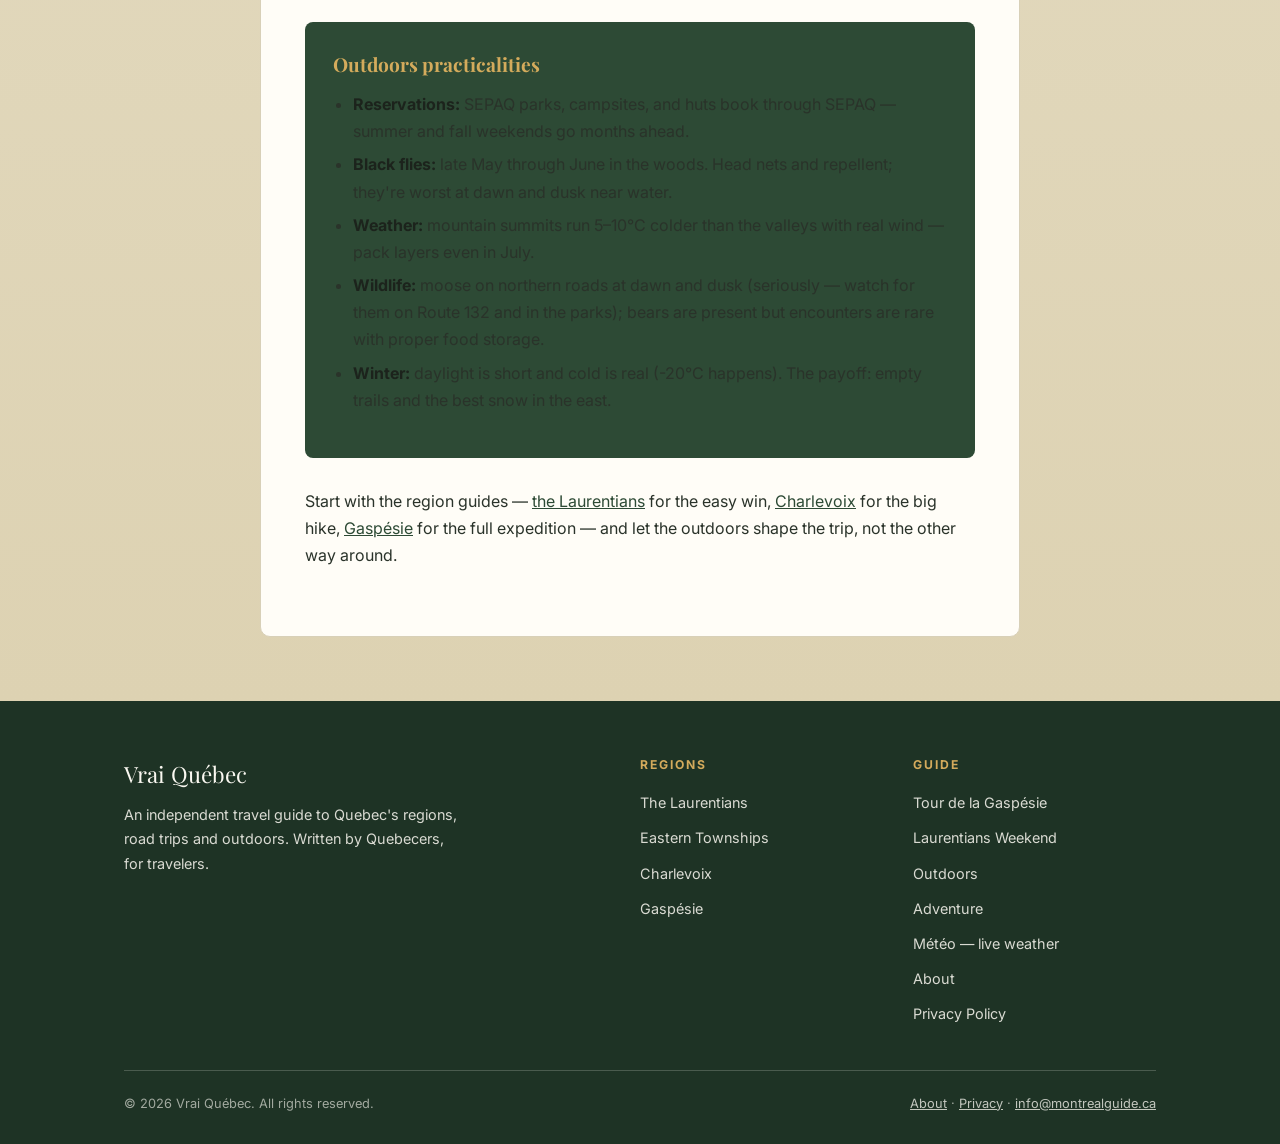
<file: outdoors.html>
<!DOCTYPE html>
<html lang="en">
<head>
<meta charset="UTF-8">
<meta name="viewport" content="width=device-width, initial-scale=1.0">
<title>Outdoors in Quebec — National Parks, Hiking, Skiing & Whale Watching | Vrai Québec</title>
<meta name="description" content="Quebec outdoors guide: SEPAQ national parks, the best hiking (Acropole des Draveurs, Mont Jacques-Cartier), skiing at Mont-Tremblant and Le Massif, whale watching at Tadoussac, and cycling the P'tit Train du Nord.">
<link rel="preconnect" href="https://fonts.googleapis.com">
<link rel="preconnect" href="https://fonts.gstatic.com" crossorigin>
<link href="https://fonts.googleapis.com/css2?family=Playfair+Display:ital,wght@0,500;0,700;0,800;1,500;1,600&family=Inter:wght@400;500;600;700&display=swap" rel="stylesheet">
<link rel="stylesheet" href="styles.css">
<script async src="https://pagead2.googlesyndication.com/pagead/js/adsbygoogle.js?client=ca-pub-4276130467303652" crossorigin="anonymous"></script>
</head>
<body>
<header class="site-header">
  <div class="header-inner">
    <a class="brand" href="index.html"><span class="brand-mark">VQ</span><span class="brand-text">Vrai <em>Québec</em></span></a>
    <button class="menu-toggle" aria-label="Menu" onclick="document.getElementById('mainNav').classList.toggle('open')">☰</button>
    <nav class="main-nav" id="mainNav">
      <a href="index.html">Home</a>
      <div class="dropdown">
        <button class="dropbtn">Regions ▾</button>
        <div class="dropdown-menu">
          <a href="regions/laurentides.html">The Laurentians<small>Mont-Tremblant, Saint-Sauveur, fall colours</small></a>
          <a href="regions/eastern-townships.html">Eastern Townships<small>Magog, Mont-Orford, wine route</small></a>
          <a href="regions/charlevoix.html">Charlevoix<small>Baie-Saint-Paul, Hautes-Gorges, Le Massif</small></a>
          <a href="regions/gaspesie.html">Gaspésie<small>Percé, Route 132, national parks</small></a>
        </div>
      </div>
      <div class="dropdown">
        <button class="dropbtn">Road Trips ▾</button>
        <div class="dropdown-menu">
          <a href="road-trips/gaspesie-loop.html">Tour de la Gaspésie<small>The full Route 132 loop, 5–7 days</small></a>
          <a href="road-trips/laurentians-weekend.html">Laurentians Weekend<small>2–3 days from Montreal</small></a>
        </div>
      </div>
      <a href="outdoors.html">Outdoors</a>
      <div class="dropdown">
        <button class="dropbtn">Adventure ▾</button>
        <div class="dropdown-menu">
          <a href="aventure/index.html">Adventure Hub<small>Hikes, ski hills & waterfalls</small></a>
          <a href="aventure/randonnee.html">Best Hikes<small>10 trails worth the climb</small></a>
          <a href="aventure/ski.html">Ski Hills<small>Resorts from Tremblant to the Massif</small></a>
          <a href="aventure/cascades.html">Waterfalls<small>Quebec's great falls</small></a>
        </div>
      </div>
      <a href="meteo.html">Météo</a>
      <a href="about.html">About</a>
    </nav>
  </div>
</header>

<main>
  <div class="page-hero">
    <div class="container">
      <div class="hero-kicker">Get outside</div>
      <h1>Quebec Outdoors</h1>
      <p>National parks, big hikes, deep snow, and whales — a practical guide to the province's wild side.</p>
    </div>
  </div>

  <figure class="page-photo">
    <img src="images/outdoors.jpg" alt="Hiker on a summit trail above Quebec's boreal forest">
    <figcaption>Above the boreal forest</figcaption>
  </figure>

  <section>
    <div class="container">
      <div class="article">
        <div class="breadcrumb"><a href="index.html">Home</a> / Outdoors</div>
        <p>Quebec is an outdoors province the way some places are beach provinces. The public land is vast, the park system is excellent, and the seasons each unlock something different: hiking and paddling in summer, colour in fall, skiing in winter, and whales all along. Here's how it fits together.</p>

        <div class="factbox">
          <h3>Go deeper: the Adventure hub</h3>
          <p>This page is the overview. For the deep cuts, our <a href="aventure/index.html"><strong>Adventure hub</strong></a> goes trail by trail: the <a href="aventure/randonnee.html">10 best hikes in Quebec</a>, the <a href="aventure/ski.html">top ski hills and resorts</a>, and the <a href="aventure/cascades.html">great waterfalls</a>.</p>
        </div>

        <div class="feature-row">
          <div class="feature">
            <h3>SEPAQ national parks</h3>
            <p>The Société des établissements de plein air du Québec runs 24 national parks across the province — the backbone of Quebec's outdoors. The big names for travelers: Parc national du Mont-Tremblant (old-growth Laurentians), Parc national des Hautes-Gorges-de-la-Rivière-Malbaie (the gorge and the Acropole des Draveurs), Parc national du Mont-Orford (Eastern Townships), Parc national de la Gaspésie (the Chic-Chocs), and Parc national du Fjord-du-Saguenay (the Saguenay fjord). Entry is paid, camping and huts book through SEPAQ's reservation system, and summer weekends sell out — reserve early.</p>
          </div>
          <div class="feature">
            <h3>The great day hikes</h3>
            <p>Three hikes stand above the rest. The <strong>Acropole des Draveurs</strong> in the Hautes-Gorges (10.4 km return, 800 m of climbing) is Quebec's most famous grunt with the best payoff. <strong>Mont Jacques-Cartier</strong> in the Gaspésie park climbs into true alpine tundra with caribou. And <strong>Mont-Albert</strong>, also in the Gaspésie park, crosses a high plateau that feels like another planet. All three demand fitness, layers, and an early start — and all three will recalibrate what you think Quebec looks like.</p>
          </div>
        </div>

        <div class="feature-row">
          <div class="feature">
            <h3>Skiing: downhill</h3>
            <p>Mont-Tremblant is the flagship — the biggest resort in the Laurentians, with the most terrain and a real village. Le Massif de Charlevoix has the highest vertical in Eastern Canada and runs that drop toward the St. Lawrence. Mont-Sainte-Anne, near Quebec City, is the locals' favourite for variety, and the Eastern Townships trio of Mont-Orford, Sutton, and Bromont covers the south. Quebec skiing means cold, reliable snow and lift tickets that cost noticeably less than out west.</p>
          </div>
          <div class="feature">
            <h3>Skiing: the backcountry</h3>
            <p>The Chic-Chocs in the Gaspésie are the backcountry capital — metres of maritime snow, guided hut-to-hut traverses, and terrain that draws skiers from across the continent. Closer to the cities, the Laurentians' Parc régional de Val-David–Val-Morin and the national parks' trail networks offer excellent cross-country and ski touring. Avalanche skills and gear are non-negotiable in the Chic-Chocs; go guided unless you know what you're doing.</p>
          </div>
        </div>

        <div class="feature-row">
          <div class="feature">
            <h3>Whale watching</h3>
            <p>Where the Saguenay fjord meets the St. Lawrence at Tadoussac, deep cold water wells up and brings the whales — belugas year-round, plus humpbacks, minkes, and the great blue in season. Tadoussac and Les Bergeronnes are the launch towns; boat tours run May through October, and the shore lookouts at the Marine Park are free and often just as good. Combine it with Charlevoix (see our <a href="regions/charlevoix.html">Charlevoix guide</a>) for the classic long weekend.</p>
          </div>
          <div class="feature">
            <h3>Cycling the P'tit Train du Nord</h3>
            <p>The 232-kilometre P'tit Train du Nord rail trail runs from Mont-Laurier through the Laurentians to Saint-Jérôme — the longest linear park in Canada. Gentle grades, station-cafés along the way, and the Rivière du Nord for company. The Sainte-Agathe-des-Monts to Saint-Jérôme section is the classic day ride. In winter, parts of the trail convert to cross-country ski and snowmobile routes.</p>
          </div>
        </div>

        <div class="factbox">
          <h3>Outdoors practicalities</h3>
          <ul>
            <li><strong>Reservations:</strong> SEPAQ parks, campsites, and huts book through SEPAQ — summer and fall weekends go months ahead.</li>
            <li><strong>Black flies:</strong> late May through June in the woods. Head nets and repellent; they're worst at dawn and dusk near water.</li>
            <li><strong>Weather:</strong> mountain summits run 5–10°C colder than the valleys with real wind — pack layers even in July.</li>
            <li><strong>Wildlife:</strong> moose on northern roads at dawn and dusk (seriously — watch for them on Route 132 and in the parks); bears are present but encounters are rare with proper food storage.</li>
            <li><strong>Winter:</strong> daylight is short and cold is real (-20°C happens). The payoff: empty trails and the best snow in the east.</li>
          </ul>
        </div>

        <p>Start with the region guides — <a href="regions/laurentides.html">the Laurentians</a> for the easy win, <a href="regions/charlevoix.html">Charlevoix</a> for the big hike, <a href="regions/gaspesie.html">Gaspésie</a> for the full expedition — and let the outdoors shape the trip, not the other way around.</p>
      </div>
    </div>
  </section>
</main>

<footer class="site-footer">
  <div class="footer-inner">
    <div class="footer-grid">
      <div>
        <div class="footer-brand">Vrai Québec</div>
        <p>An independent travel guide to Quebec's regions, road trips and outdoors. Written by Quebecers, for travelers.</p>
      </div>
      <div>
        <h4>Regions</h4>
        <ul>
          <li><a href="regions/laurentides.html">The Laurentians</a></li>
          <li><a href="regions/eastern-townships.html">Eastern Townships</a></li>
          <li><a href="regions/charlevoix.html">Charlevoix</a></li>
          <li><a href="regions/gaspesie.html">Gaspésie</a></li>
        </ul>
      </div>
      <div>
        <h4>Guide</h4>
        <ul>
          <li><a href="road-trips/gaspesie-loop.html">Tour de la Gaspésie</a></li>
          <li><a href="road-trips/laurentians-weekend.html">Laurentians Weekend</a></li>
          <li><a href="outdoors.html">Outdoors</a></li>
          <li><a href="aventure/index.html">Adventure</a></li>
          <li><a href="meteo.html">Météo — live weather</a></li>
          <li><a href="about.html">About</a></li>
          <li><a href="privacy.html">Privacy Policy</a></li>
        </ul>
      </div>
    </div>
    <div class="footer-bottom">
      <span>© 2026 Vrai Québec. All rights reserved.</span>
      <span><a href="about.html">About</a> · <a href="privacy.html">Privacy</a> · <a href="mailto:info@montrealguide.ca">info@montrealguide.ca</a></span>
    </div>
  </div>
</footer>
<script>
document.querySelectorAll('.dropdown > .dropbtn').forEach(function(b){
  b.addEventListener('click',function(e){e.preventDefault();b.parentElement.classList.toggle('open');});
});
</script>
</body>
</html>
</file>
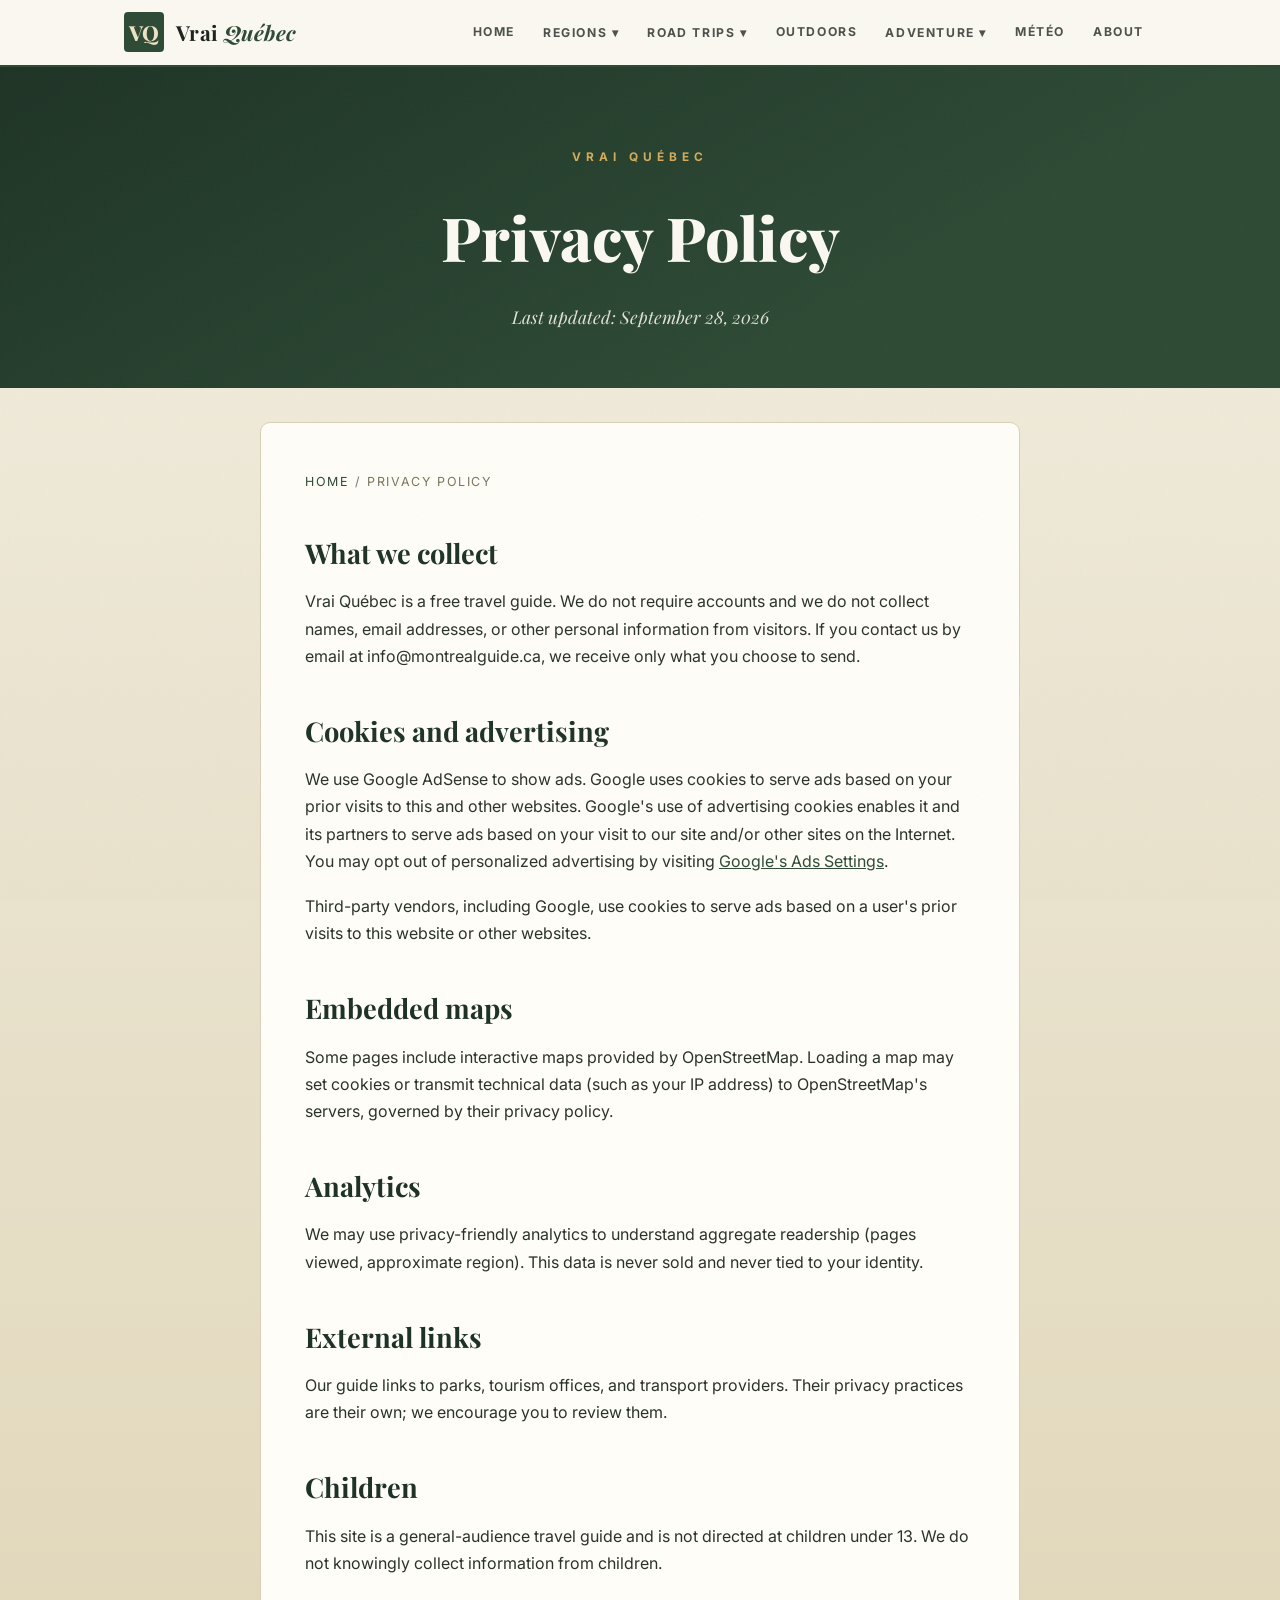
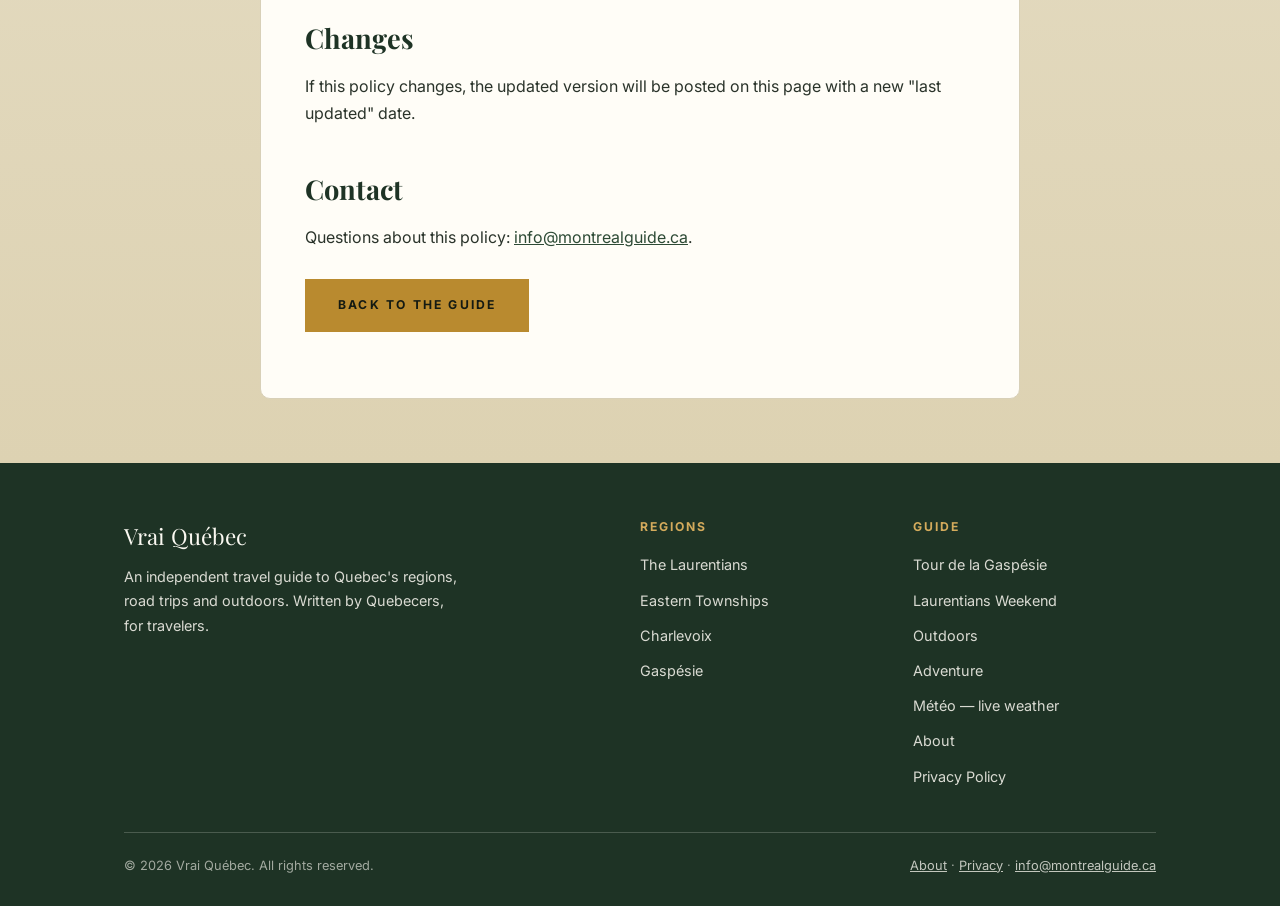
<file: privacy.html>
<!DOCTYPE html>
<html lang="en">
<head>
<meta charset="UTF-8">
<meta name="viewport" content="width=device-width, initial-scale=1.0">
<title>Privacy Policy — Vrai Québec</title>
<meta name="description" content="Privacy policy for Vrai Québec: what we collect, cookies and Google AdSense advertising, and contact.">
<link rel="preconnect" href="https://fonts.googleapis.com">
<link rel="preconnect" href="https://fonts.gstatic.com" crossorigin>
<link href="https://fonts.googleapis.com/css2?family=Playfair+Display:ital,wght@0,500;0,700;0,800;1,500;1,600&family=Inter:wght@400;500;600;700&display=swap" rel="stylesheet">
<link rel="stylesheet" href="styles.css">
<script async src="https://pagead2.googlesyndication.com/pagead/js/adsbygoogle.js?client=ca-pub-4276130467303652" crossorigin="anonymous"></script>
</head>
<body>
<header class="site-header">
  <div class="header-inner">
    <a class="brand" href="index.html"><span class="brand-mark">VQ</span><span class="brand-text">Vrai <em>Québec</em></span></a>
    <button class="menu-toggle" aria-label="Menu" onclick="document.getElementById('mainNav').classList.toggle('open')">☰</button>
    <nav class="main-nav" id="mainNav">
      <a href="index.html">Home</a>
      <div class="dropdown">
        <button class="dropbtn">Regions ▾</button>
        <div class="dropdown-menu">
          <a href="regions/laurentides.html">The Laurentians<small>Mont-Tremblant, Saint-Sauveur, fall colours</small></a>
          <a href="regions/eastern-townships.html">Eastern Townships<small>Magog, Mont-Orford, wine route</small></a>
          <a href="regions/charlevoix.html">Charlevoix<small>Baie-Saint-Paul, Hautes-Gorges, Le Massif</small></a>
          <a href="regions/gaspesie.html">Gaspésie<small>Percé, Route 132, national parks</small></a>
        </div>
      </div>
      <div class="dropdown">
        <button class="dropbtn">Road Trips ▾</button>
        <div class="dropdown-menu">
          <a href="road-trips/gaspesie-loop.html">Tour de la Gaspésie<small>The full Route 132 loop, 5–7 days</small></a>
          <a href="road-trips/laurentians-weekend.html">Laurentians Weekend<small>2–3 days from Montreal</small></a>
        </div>
      </div>
      <a href="outdoors.html">Outdoors</a>
      <div class="dropdown">
        <button class="dropbtn">Adventure ▾</button>
        <div class="dropdown-menu">
          <a href="aventure/index.html">Adventure Hub<small>Hikes, ski hills & waterfalls</small></a>
          <a href="aventure/randonnee.html">Best Hikes<small>10 trails worth the climb</small></a>
          <a href="aventure/ski.html">Ski Hills<small>Resorts from Tremblant to the Massif</small></a>
          <a href="aventure/cascades.html">Waterfalls<small>Quebec's great falls</small></a>
        </div>
      </div>
      <a href="meteo.html">Météo</a>
      <a href="about.html">About</a>
    </nav>
  </div>
</header>

<main>
  <div class="page-hero">
    <div class="container">
      <div class="hero-kicker">Vrai Québec</div>
      <h1>Privacy Policy</h1>
      <p><em>Last updated: September 28, 2026</em></p>
    </div>
  </div>

  <section>
    <div class="container">
      <div class="article">
        <div class="breadcrumb"><a href="index.html">Home</a> / Privacy Policy</div>
        <h2>What we collect</h2>
        <p>Vrai Québec is a free travel guide. We do not require accounts and we do not collect names, email addresses, or other personal information from visitors. If you contact us by email at info@montrealguide.ca, we receive only what you choose to send.</p>
        <h2>Cookies and advertising</h2>
        <p>We use Google AdSense to show ads. Google uses cookies to serve ads based on your prior visits to this and other websites. Google's use of advertising cookies enables it and its partners to serve ads based on your visit to our site and/or other sites on the Internet. You may opt out of personalized advertising by visiting <a href="https://www.google.com/settings/ads">Google's Ads Settings</a>.</p>
        <p>Third-party vendors, including Google, use cookies to serve ads based on a user's prior visits to this website or other websites.</p>
        <h2>Embedded maps</h2>
        <p>Some pages include interactive maps provided by OpenStreetMap. Loading a map may set cookies or transmit technical data (such as your IP address) to OpenStreetMap's servers, governed by their privacy policy.</p>
        <h2>Analytics</h2>
        <p>We may use privacy-friendly analytics to understand aggregate readership (pages viewed, approximate region). This data is never sold and never tied to your identity.</p>
        <h2>External links</h2>
        <p>Our guide links to parks, tourism offices, and transport providers. Their privacy practices are their own; we encourage you to review them.</p>
        <h2>Children</h2>
        <p>This site is a general-audience travel guide and is not directed at children under 13. We do not knowingly collect information from children.</p>
        <h2>Changes</h2>
        <p>If this policy changes, the updated version will be posted on this page with a new "last updated" date.</p>
        <h2>Contact</h2>
        <p>Questions about this policy: <a href="mailto:info@montrealguide.ca">info@montrealguide.ca</a>.</p>
        <p><a class="btn btn-primary" href="index.html" style="margin-top:10px">Back to the guide</a></p>
      </div>
    </div>
  </section>
</main>

<footer class="site-footer">
  <div class="footer-inner">
    <div class="footer-grid">
      <div>
        <div class="footer-brand">Vrai Québec</div>
        <p>An independent travel guide to Quebec's regions, road trips and outdoors. Written by Quebecers, for travelers.</p>
      </div>
      <div>
        <h4>Regions</h4>
        <ul>
          <li><a href="regions/laurentides.html">The Laurentians</a></li>
          <li><a href="regions/eastern-townships.html">Eastern Townships</a></li>
          <li><a href="regions/charlevoix.html">Charlevoix</a></li>
          <li><a href="regions/gaspesie.html">Gaspésie</a></li>
        </ul>
      </div>
      <div>
        <h4>Guide</h4>
        <ul>
          <li><a href="road-trips/gaspesie-loop.html">Tour de la Gaspésie</a></li>
          <li><a href="road-trips/laurentians-weekend.html">Laurentians Weekend</a></li>
          <li><a href="outdoors.html">Outdoors</a></li>
          <li><a href="aventure/index.html">Adventure</a></li>
          <li><a href="meteo.html">Météo — live weather</a></li>
          <li><a href="about.html">About</a></li>
          <li><a href="privacy.html">Privacy Policy</a></li>
        </ul>
      </div>
    </div>
    <div class="footer-bottom">
      <span>© 2026 Vrai Québec. All rights reserved.</span>
      <span><a href="about.html">About</a> · <a href="privacy.html">Privacy</a> · <a href="mailto:info@montrealguide.ca">info@montrealguide.ca</a></span>
    </div>
  </div>
</footer>
<script>
document.querySelectorAll('.dropdown > .dropbtn').forEach(function(b){
  b.addEventListener('click',function(e){e.preventDefault();b.parentElement.classList.toggle('open');});
});
</script>
</body>
</html>
</file>
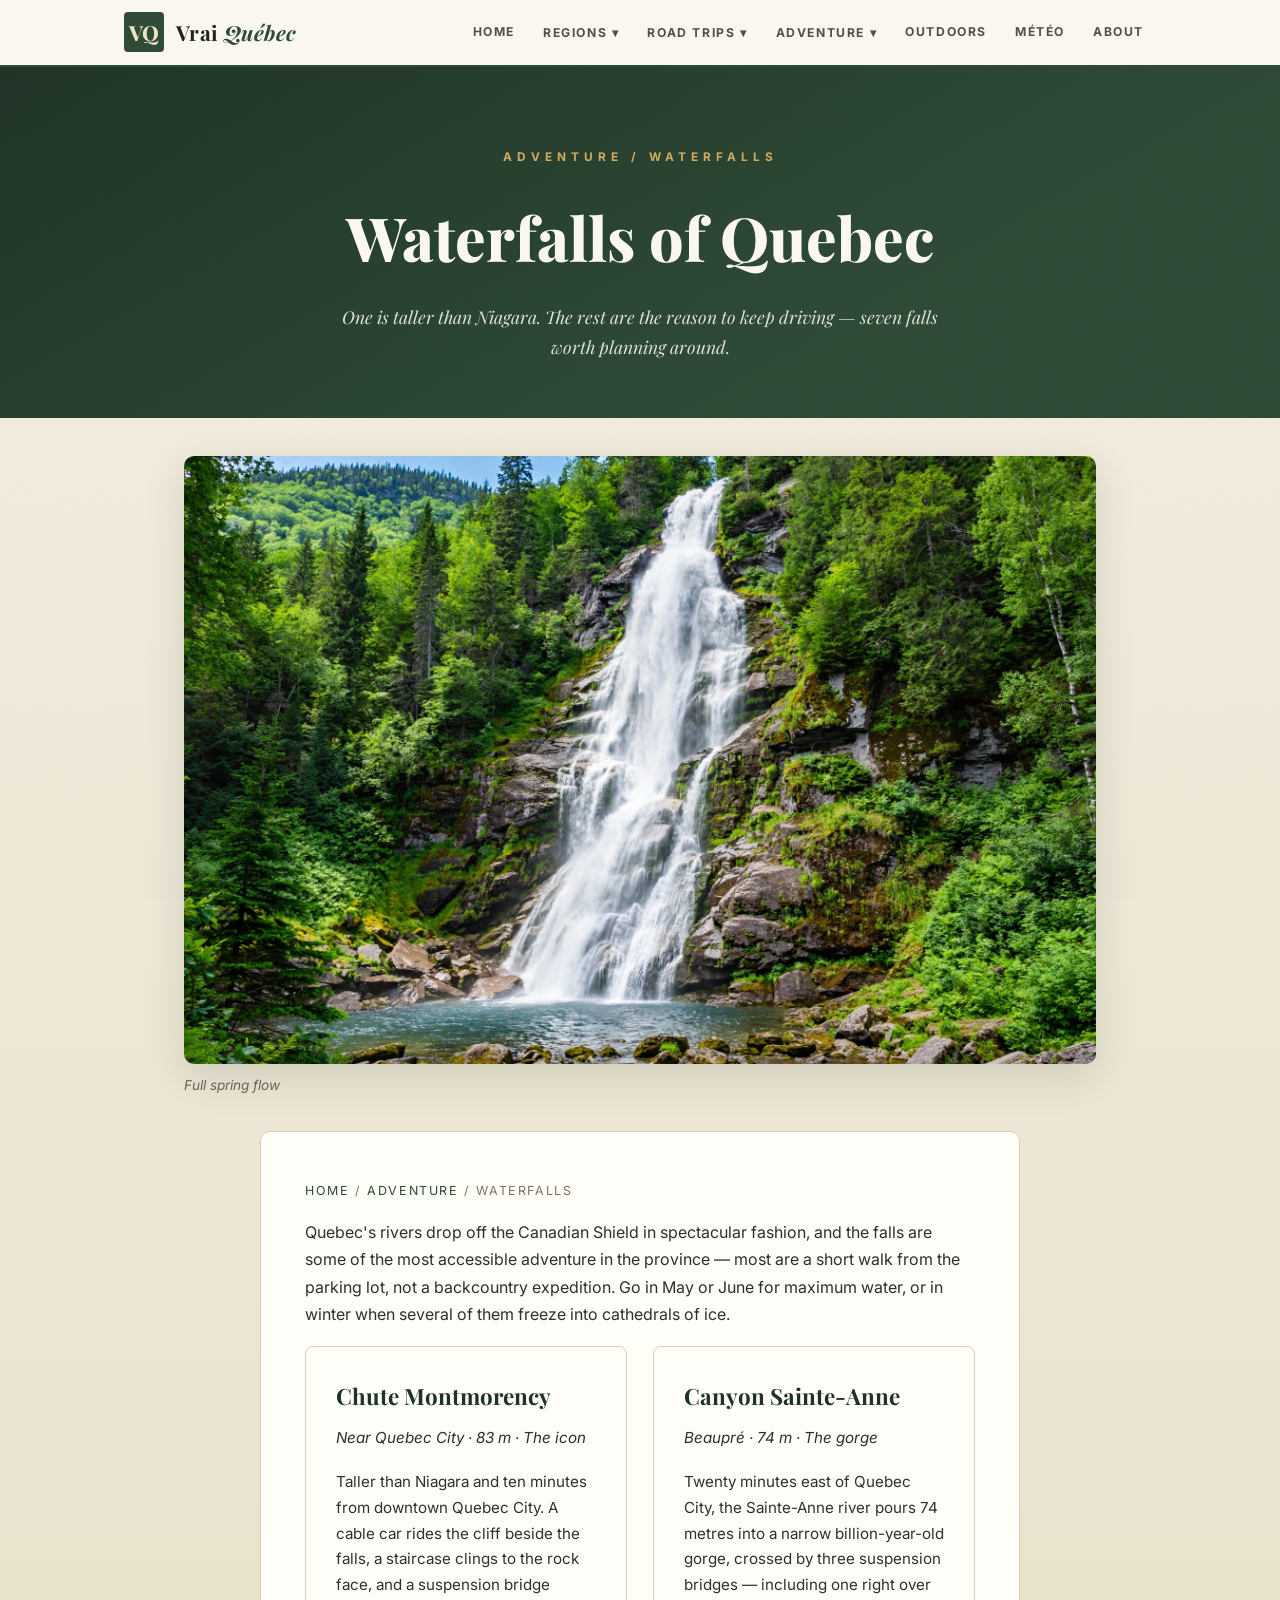
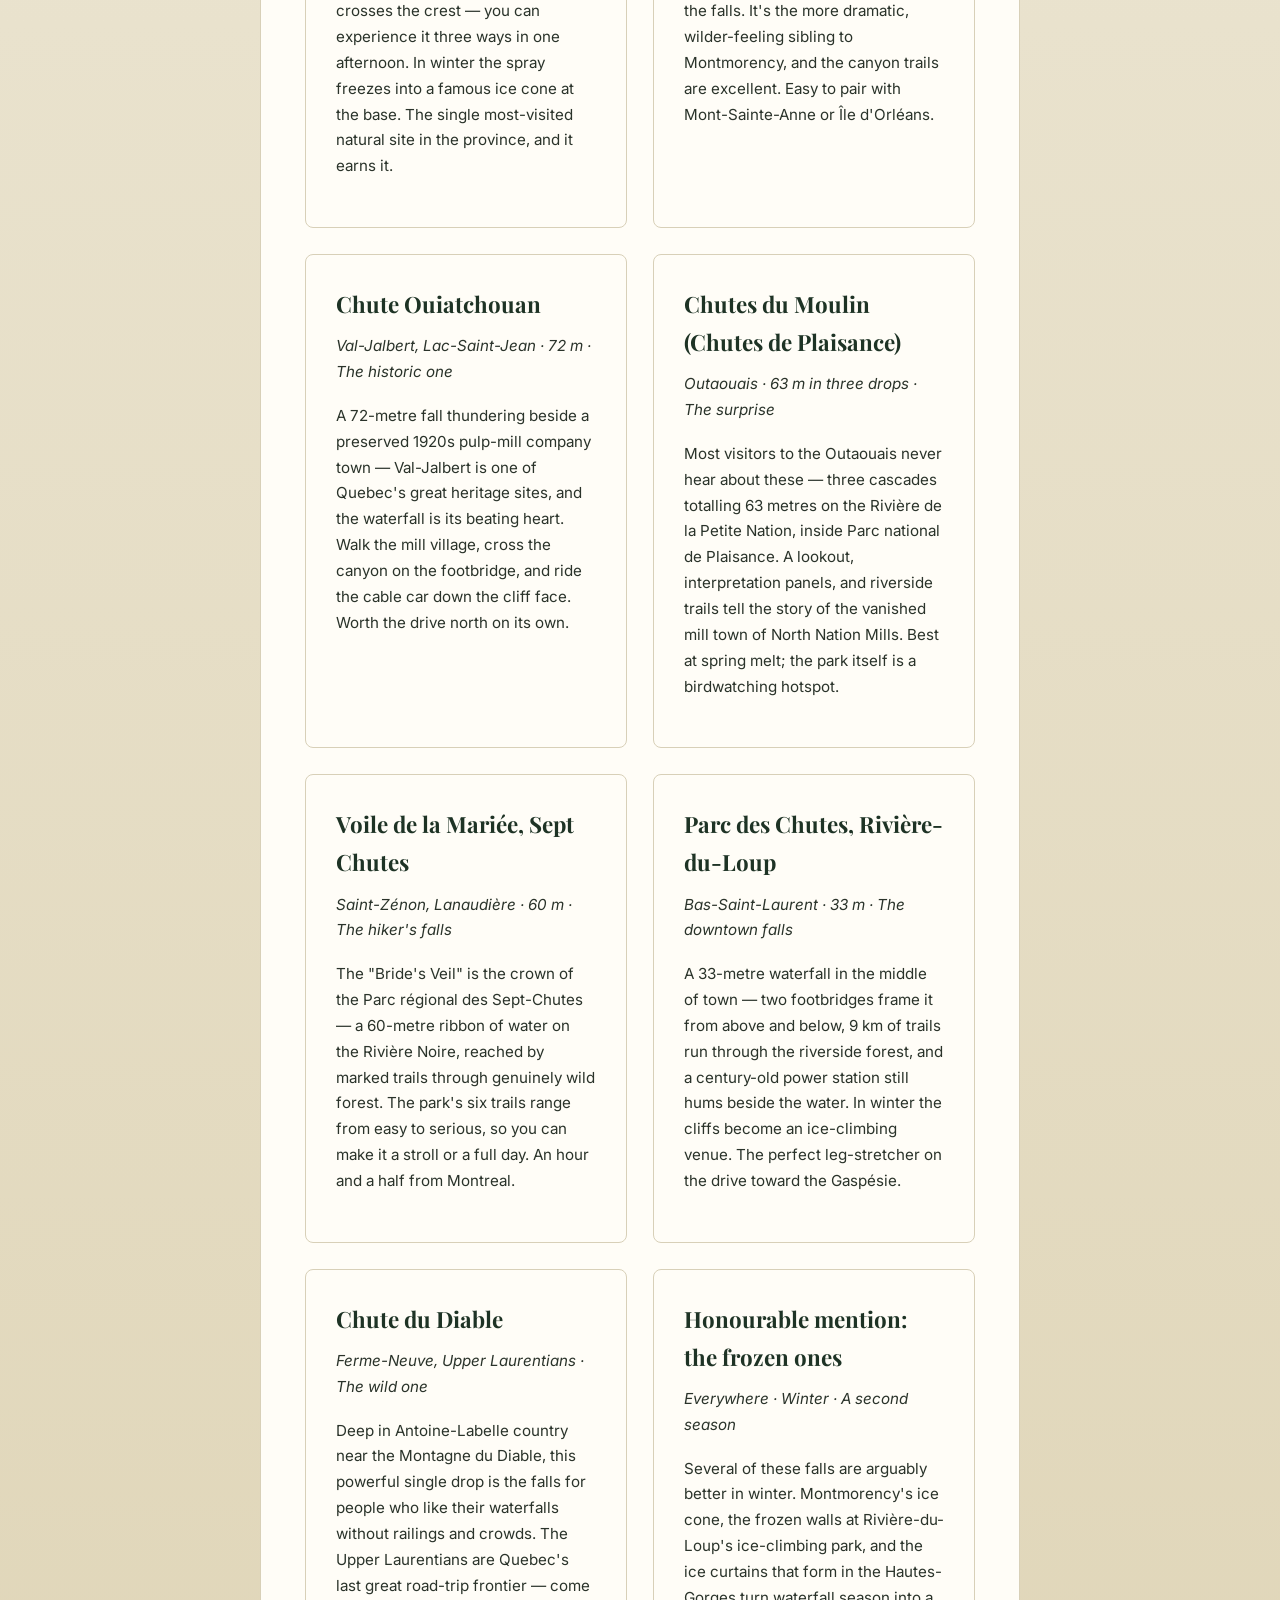
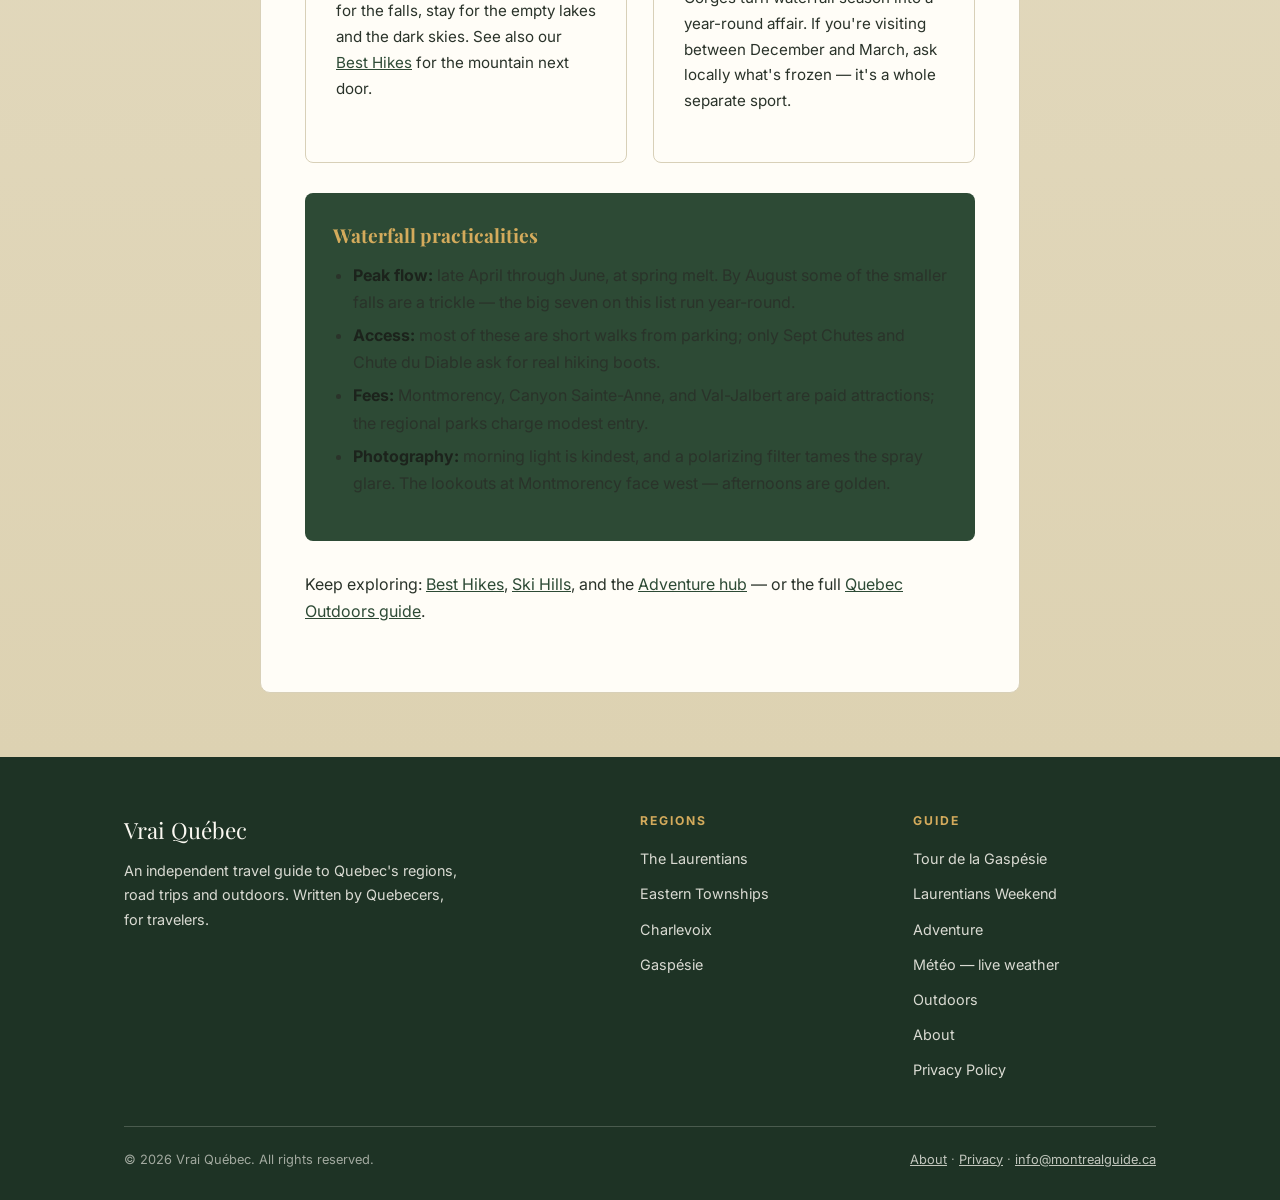
<file: aventure/cascades.html>
<!DOCTYPE html>
<html lang="en">
<head>
<meta charset="UTF-8">
<meta name="viewport" content="width=device-width, initial-scale=1.0">
<title>Waterfalls of Quebec — Montmorency, Canyon Sainte-Anne & More | Vrai Québec</title>
<meta name="description" content="The great waterfalls of Quebec: Chute Montmorency, Canyon Sainte-Anne, Chute Ouiatchouan, Chutes de Plaisance, Sept Chutes, Rivière-du-Loup and Chute du Diable — heights and how to see them.">
<link rel="preconnect" href="https://fonts.googleapis.com">
<link rel="preconnect" href="https://fonts.gstatic.com" crossorigin>
<link href="https://fonts.googleapis.com/css2?family=Playfair+Display:ital,wght@0,500;0,700;0,800;1,500;1,600&family=Inter:wght@400;500;600;700&display=swap" rel="stylesheet">
<link rel="stylesheet" href="../styles.css">
<script async src="https://pagead2.googlesyndication.com/pagead/js/adsbygoogle.js?client=ca-pub-4276130467303652" crossorigin="anonymous"></script>
</head>
<body>
<header class="site-header">
  <div class="header-inner">
    <a class="brand" href="../index.html"><span class="brand-mark">VQ</span><span class="brand-text">Vrai <em>Québec</em></span></a>
    <button class="menu-toggle" aria-label="Menu" onclick="document.getElementById('mainNav').classList.toggle('open')">☰</button>
    <nav class="main-nav" id="mainNav">
      <a href="../index.html">Home</a>
      <div class="dropdown">
        <button class="dropbtn">Regions ▾</button>
        <div class="dropdown-menu">
          <a href="../regions/laurentides.html">The Laurentians<small>Mont-Tremblant, Saint-Sauveur, fall colours</small></a>
          <a href="../regions/eastern-townships.html">Eastern Townships<small>Magog, Mont-Orford, wine route</small></a>
          <a href="../regions/charlevoix.html">Charlevoix<small>Baie-Saint-Paul, Hautes-Gorges, Le Massif</small></a>
          <a href="../regions/gaspesie.html">Gaspésie<small>Percé, Route 132, national parks</small></a>
        </div>
      </div>
      <div class="dropdown">
        <button class="dropbtn">Road Trips ▾</button>
        <div class="dropdown-menu">
          <a href="../road-trips/gaspesie-loop.html">Tour de la Gaspésie<small>The full Route 132 loop, 5–7 days</small></a>
          <a href="../road-trips/laurentians-weekend.html">Laurentians Weekend<small>2–3 days from Montreal</small></a>
        </div>
      </div>
      <div class="dropdown">
        <button class="dropbtn">Adventure ▾</button>
        <div class="dropdown-menu">
          <a href="index.html">Adventure Hub<small>Hikes, ski hills & waterfalls</small></a>
          <a href="randonnee.html">Best Hikes<small>10 trails worth the climb</small></a>
          <a href="ski.html">Ski Hills<small>Resorts from Tremblant to the Massif</small></a>
          <a href="cascades.html">Waterfalls<small>Quebec's great falls</small></a>
        </div>
      </div>
      <a href="../outdoors.html">Outdoors</a>
      <a href="../meteo.html">Météo</a>
      <a href="../about.html">About</a>
    </nav>
  </div>
</header>

<main>
  <div class="page-hero">
    <div class="container">
      <div class="hero-kicker">Adventure / Waterfalls</div>
      <h1>Waterfalls of Quebec</h1>
      <p>One is taller than Niagara. The rest are the reason to keep driving — seven falls worth planning around.</p>
    </div>
  </div>

  <figure class="page-photo">
    <img src="../images/aventure-cascades.jpg" alt="A tall Quebec waterfall cascading down a rocky cliff into a pool">
    <figcaption>Full spring flow</figcaption>
  </figure>

  <section>
    <div class="container">
      <div class="article">
        <div class="breadcrumb"><a href="../index.html">Home</a> / <a href="index.html">Adventure</a> / Waterfalls</div>
        <p>Quebec's rivers drop off the Canadian Shield in spectacular fashion, and the falls are some of the most accessible adventure in the province — most are a short walk from the parking lot, not a backcountry expedition. Go in May or June for maximum water, or in winter when several of them freeze into cathedrals of ice.</p>

        <div class="feature-row">
          <div class="feature">
            <h3>Chute Montmorency</h3>
            <p><em>Near Quebec City · 83 m · The icon</em></p>
            <p>Taller than Niagara and ten minutes from downtown Quebec City. A cable car rides the cliff beside the falls, a staircase clings to the rock face, and a suspension bridge crosses the crest — you can experience it three ways in one afternoon. In winter the spray freezes into a famous ice cone at the base. The single most-visited natural site in the province, and it earns it.</p>
          </div>
          <div class="feature">
            <h3>Canyon Sainte-Anne</h3>
            <p><em>Beaupré · 74 m · The gorge</em></p>
            <p>Twenty minutes east of Quebec City, the Sainte-Anne river pours 74 metres into a narrow billion-year-old gorge, crossed by three suspension bridges — including one right over the falls. It's the more dramatic, wilder-feeling sibling to Montmorency, and the canyon trails are excellent. Easy to pair with Mont-Sainte-Anne or Île d'Orléans.</p>
          </div>
        </div>

        <div class="feature-row">
          <div class="feature">
            <h3>Chute Ouiatchouan</h3>
            <p><em>Val-Jalbert, Lac-Saint-Jean · 72 m · The historic one</em></p>
            <p>A 72-metre fall thundering beside a preserved 1920s pulp-mill company town — Val-Jalbert is one of Quebec's great heritage sites, and the waterfall is its beating heart. Walk the mill village, cross the canyon on the footbridge, and ride the cable car down the cliff face. Worth the drive north on its own.</p>
          </div>
          <div class="feature">
            <h3>Chutes du Moulin (Chutes de Plaisance)</h3>
            <p><em>Outaouais · 63 m in three drops · The surprise</em></p>
            <p>Most visitors to the Outaouais never hear about these — three cascades totalling 63 metres on the Rivière de la Petite Nation, inside Parc national de Plaisance. A lookout, interpretation panels, and riverside trails tell the story of the vanished mill town of North Nation Mills. Best at spring melt; the park itself is a birdwatching hotspot.</p>
          </div>
        </div>

        <div class="feature-row">
          <div class="feature">
            <h3>Voile de la Mariée, Sept Chutes</h3>
            <p><em>Saint-Zénon, Lanaudière · 60 m · The hiker's falls</em></p>
            <p>The "Bride's Veil" is the crown of the Parc régional des Sept-Chutes — a 60-metre ribbon of water on the Rivière Noire, reached by marked trails through genuinely wild forest. The park's six trails range from easy to serious, so you can make it a stroll or a full day. An hour and a half from Montreal.</p>
          </div>
          <div class="feature">
            <h3>Parc des Chutes, Rivière-du-Loup</h3>
            <p><em>Bas-Saint-Laurent · 33 m · The downtown falls</em></p>
            <p>A 33-metre waterfall in the middle of town — two footbridges frame it from above and below, 9 km of trails run through the riverside forest, and a century-old power station still hums beside the water. In winter the cliffs become an ice-climbing venue. The perfect leg-stretcher on the drive toward the Gaspésie.</p>
          </div>
        </div>

        <div class="feature-row">
          <div class="feature">
            <h3>Chute du Diable</h3>
            <p><em>Ferme-Neuve, Upper Laurentians · The wild one</em></p>
            <p>Deep in Antoine-Labelle country near the Montagne du Diable, this powerful single drop is the falls for people who like their waterfalls without railings and crowds. The Upper Laurentians are Quebec's last great road-trip frontier — come for the falls, stay for the empty lakes and the dark skies. See also our <a href="randonnee.html">Best Hikes</a> for the mountain next door.</p>
          </div>
          <div class="feature">
            <h3>Honourable mention: the frozen ones</h3>
            <p><em>Everywhere · Winter · A second season</em></p>
            <p>Several of these falls are arguably better in winter. Montmorency's ice cone, the frozen walls at Rivière-du-Loup's ice-climbing park, and the ice curtains that form in the Hautes-Gorges turn waterfall season into a year-round affair. If you're visiting between December and March, ask locally what's frozen — it's a whole separate sport.</p>
          </div>
        </div>

        <div class="factbox">
          <h3>Waterfall practicalities</h3>
          <ul>
            <li><strong>Peak flow:</strong> late April through June, at spring melt. By August some of the smaller falls are a trickle — the big seven on this list run year-round.</li>
            <li><strong>Access:</strong> most of these are short walks from parking; only Sept Chutes and Chute du Diable ask for real hiking boots.</li>
            <li><strong>Fees:</strong> Montmorency, Canyon Sainte-Anne, and Val-Jalbert are paid attractions; the regional parks charge modest entry.</li>
            <li><strong>Photography:</strong> morning light is kindest, and a polarizing filter tames the spray glare. The lookouts at Montmorency face west — afternoons are golden.</li>
          </ul>
        </div>

        <p>Keep exploring: <a href="randonnee.html">Best Hikes</a>, <a href="ski.html">Ski Hills</a>, and the <a href="index.html">Adventure hub</a> — or the full <a href="../outdoors.html">Quebec Outdoors guide</a>.</p>
      </div>
    </div>
  </section>
</main>

<footer class="site-footer">
  <div class="footer-inner">
    <div class="footer-grid">
      <div>
        <div class="footer-brand">Vrai Québec</div>
        <p>An independent travel guide to Quebec's regions, road trips and outdoors. Written by Quebecers, for travelers.</p>
      </div>
      <div>
        <h4>Regions</h4>
        <ul>
          <li><a href="../regions/laurentides.html">The Laurentians</a></li>
          <li><a href="../regions/eastern-townships.html">Eastern Townships</a></li>
          <li><a href="../regions/charlevoix.html">Charlevoix</a></li>
          <li><a href="../regions/gaspesie.html">Gaspésie</a></li>
        </ul>
      </div>
      <div>
        <h4>Guide</h4>
        <ul>
          <li><a href="../road-trips/gaspesie-loop.html">Tour de la Gaspésie</a></li>
          <li><a href="../road-trips/laurentians-weekend.html">Laurentians Weekend</a></li>
          <li><a href="index.html">Adventure</a></li>
          <li><a href="../meteo.html">Météo — live weather</a></li>
          <li><a href="../outdoors.html">Outdoors</a></li>
          <li><a href="../about.html">About</a></li>
          <li><a href="../privacy.html">Privacy Policy</a></li>
        </ul>
      </div>
    </div>
    <div class="footer-bottom">
      <span>© 2026 Vrai Québec. All rights reserved.</span>
      <span><a href="../about.html">About</a> · <a href="../privacy.html">Privacy</a> · <a href="mailto:info@montrealguide.ca">info@montrealguide.ca</a></span>
    </div>
  </div>
</footer>
<script>
document.querySelectorAll('.dropdown > .dropbtn').forEach(function(b){
  b.addEventListener('click',function(e){e.preventDefault();b.parentElement.classList.toggle('open');});
});
</script>
</body>
</html>
</file>
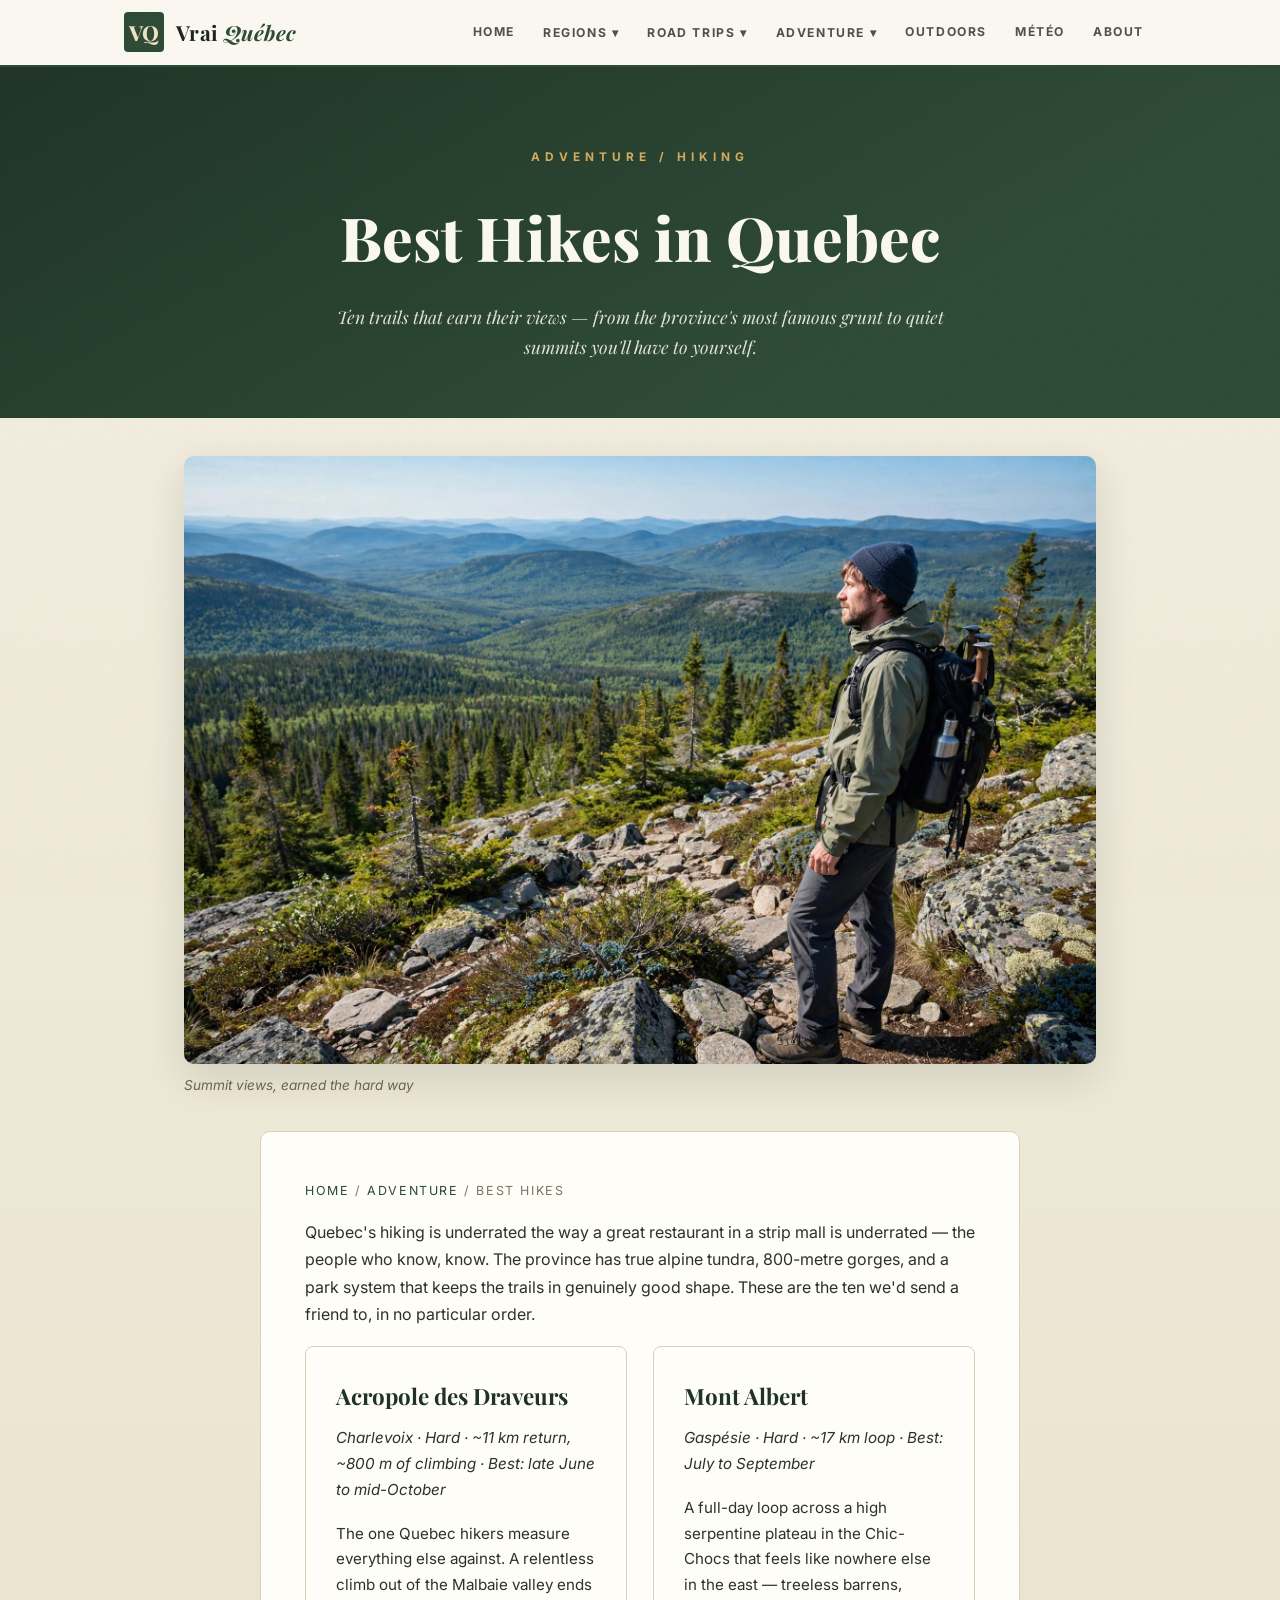
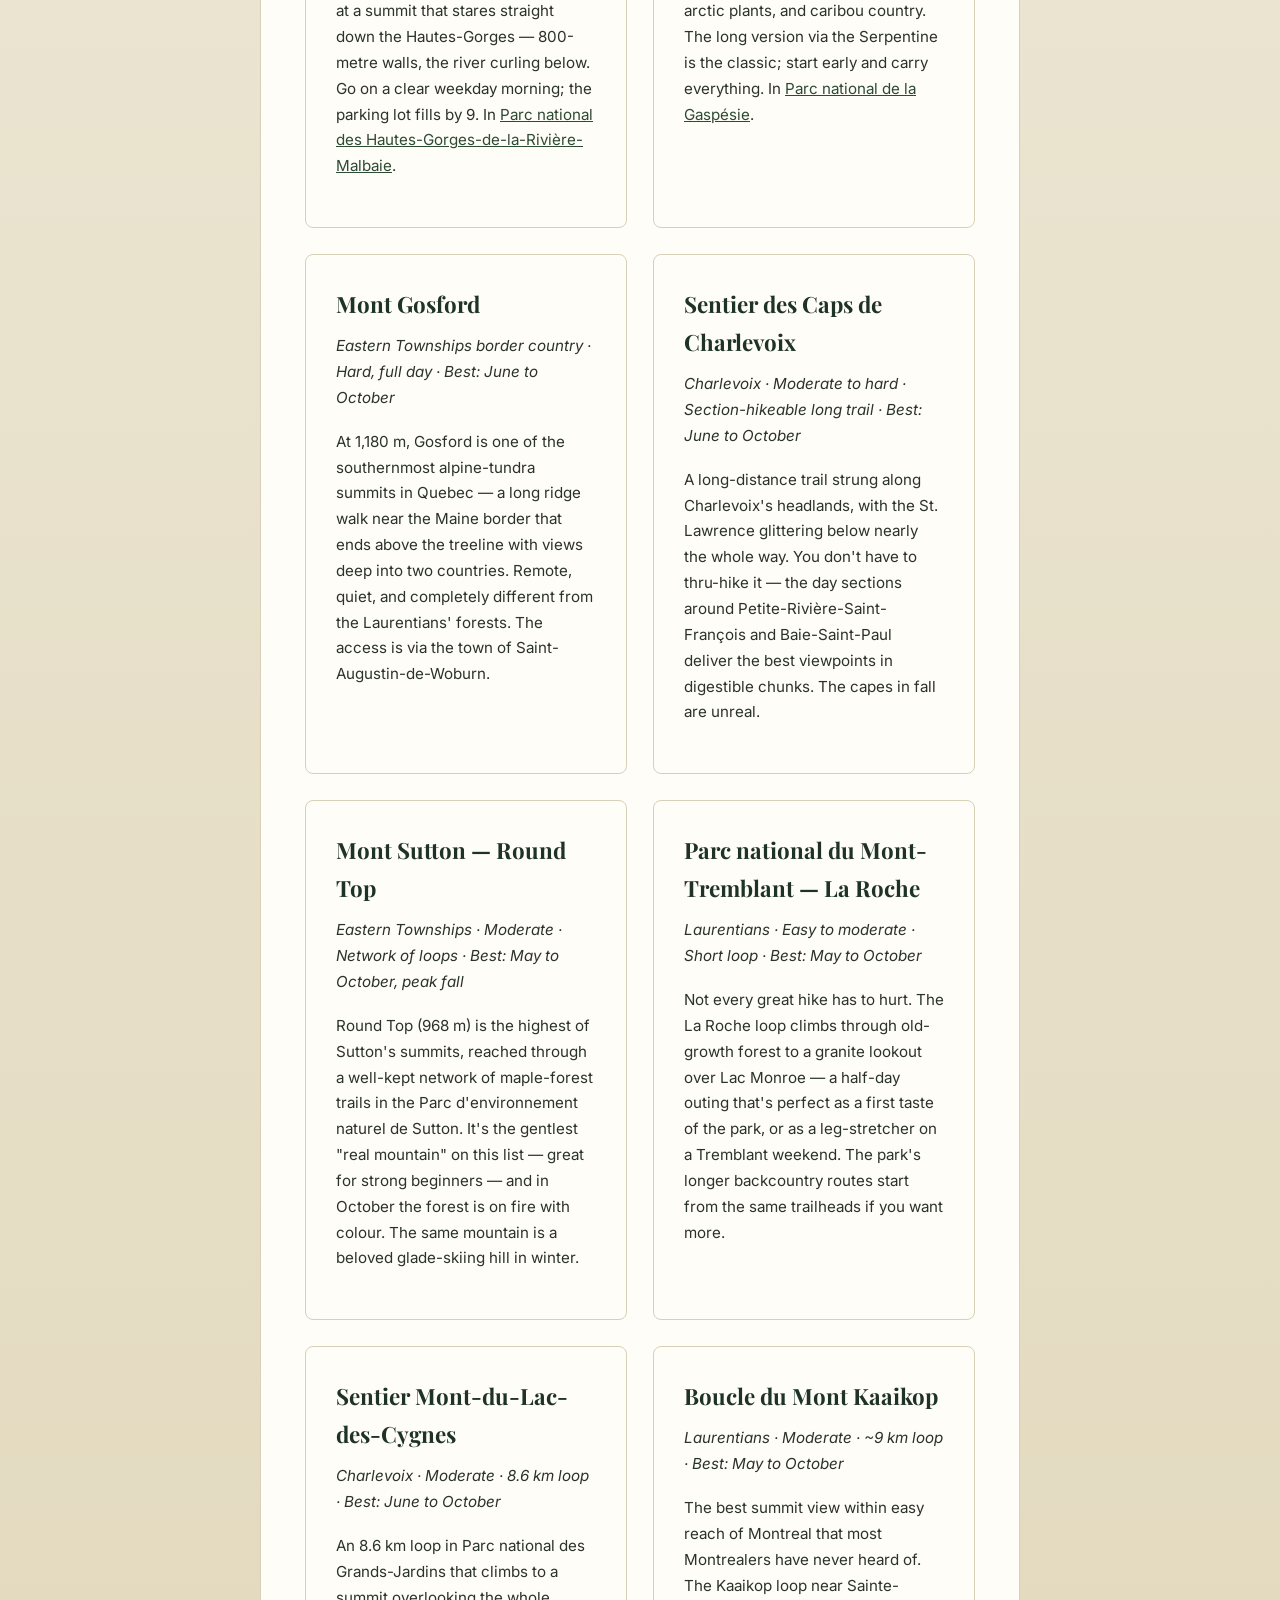
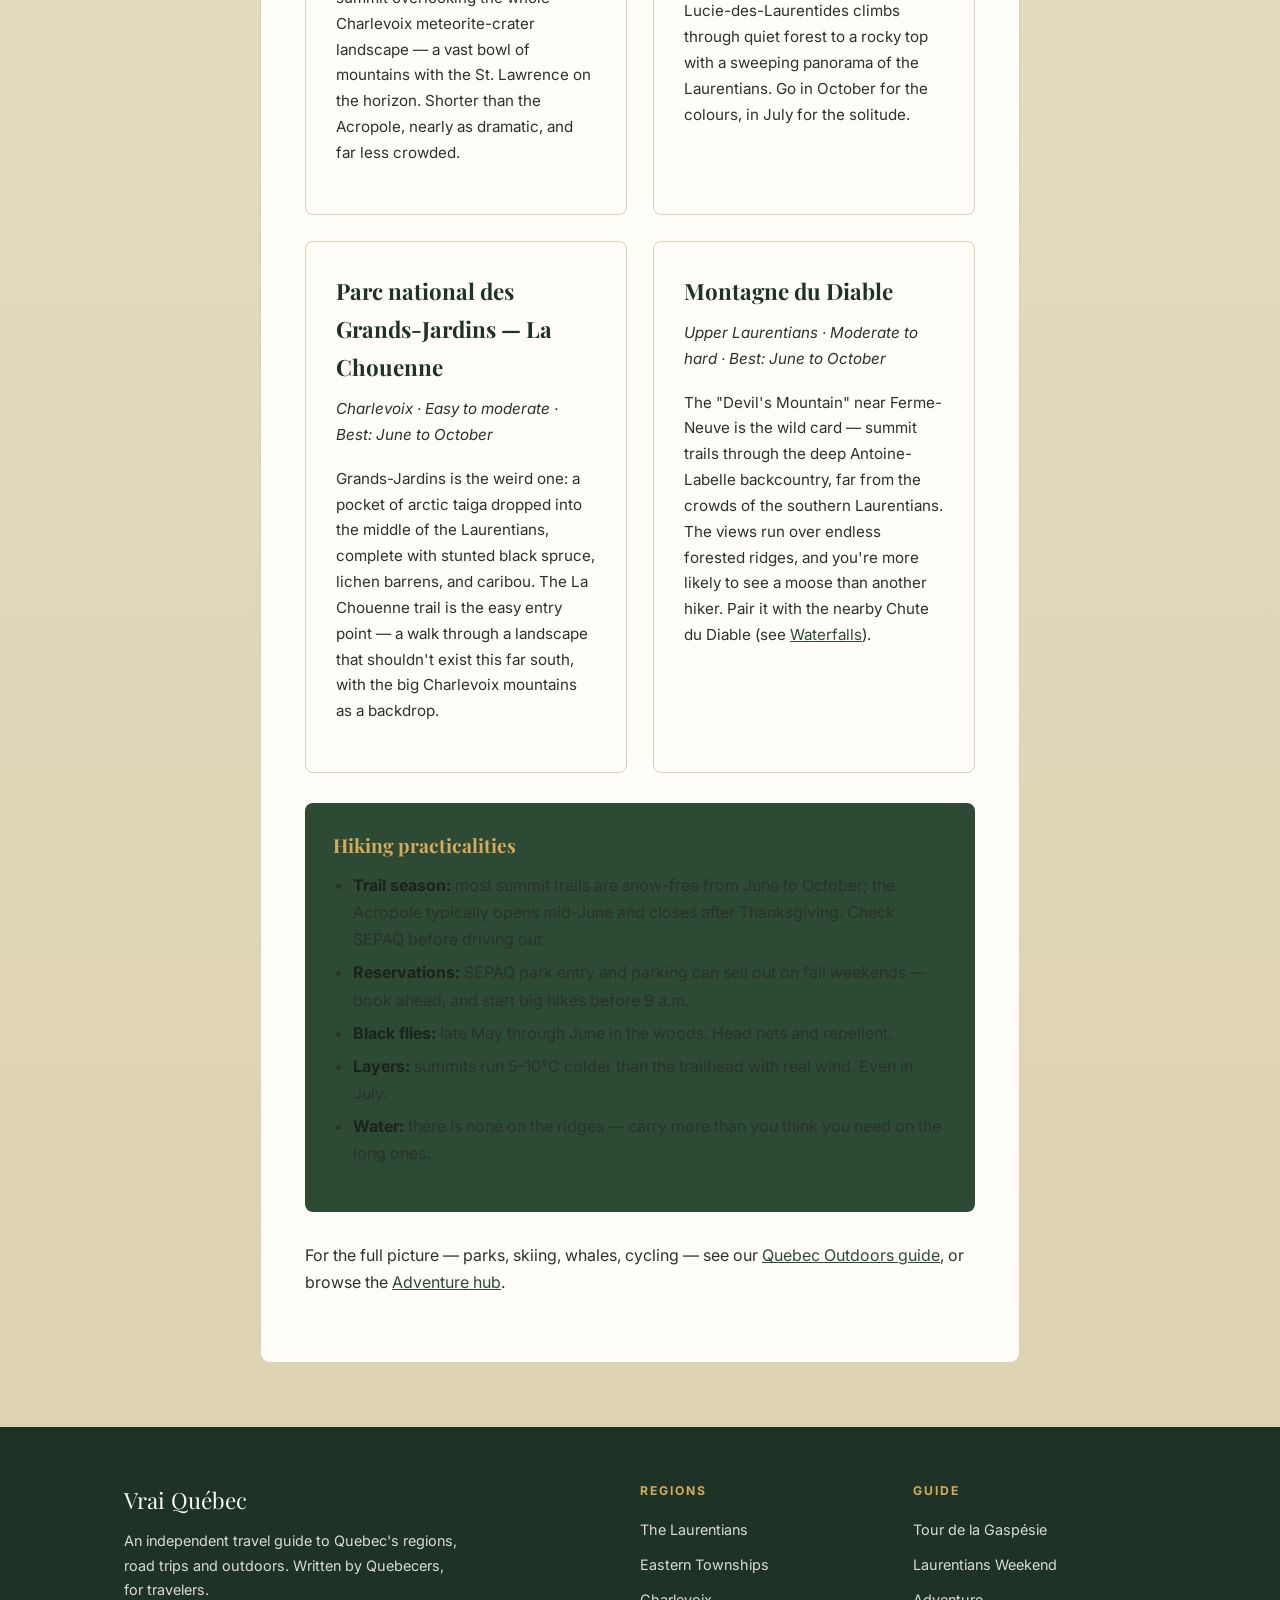
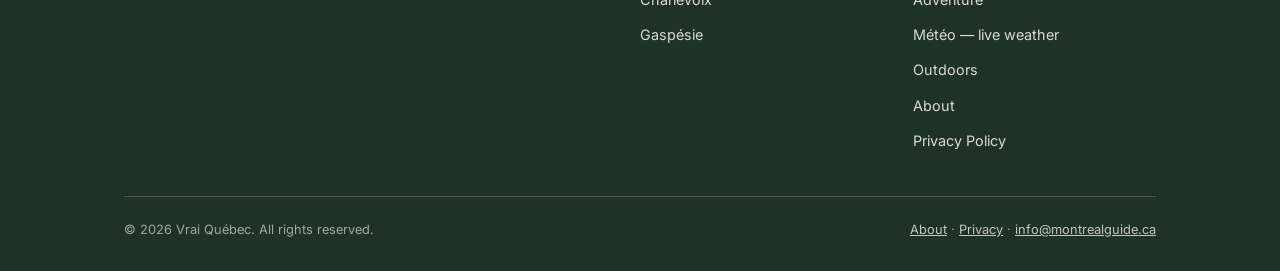
<file: aventure/randonnee.html>
<!DOCTYPE html>
<html lang="en">
<head>
<meta charset="UTF-8">
<meta name="viewport" content="width=device-width, initial-scale=1.0">
<title>Best Hikes in Quebec — 10 Trails Worth the Climb | Vrai Québec</title>
<meta name="description" content="The 10 best hikes in Quebec: Acropole des Draveurs, Mont Albert, Mont Gosford, Sentier des Caps, Mont Sutton, Mont-Tremblant, Mont-du-Lac-des-Cygnes, Mont Kaaikop, Grands-Jardins and Montagne du Diable — with difficulty, distance and best season.">
<link rel="preconnect" href="https://fonts.googleapis.com">
<link rel="preconnect" href="https://fonts.gstatic.com" crossorigin>
<link href="https://fonts.googleapis.com/css2?family=Playfair+Display:ital,wght@0,500;0,700;0,800;1,500;1,600&family=Inter:wght@400;500;600;700&display=swap" rel="stylesheet">
<link rel="stylesheet" href="../styles.css">
<script async src="https://pagead2.googlesyndication.com/pagead/js/adsbygoogle.js?client=ca-pub-4276130467303652" crossorigin="anonymous"></script>
</head>
<body>
<header class="site-header">
  <div class="header-inner">
    <a class="brand" href="../index.html"><span class="brand-mark">VQ</span><span class="brand-text">Vrai <em>Québec</em></span></a>
    <button class="menu-toggle" aria-label="Menu" onclick="document.getElementById('mainNav').classList.toggle('open')">☰</button>
    <nav class="main-nav" id="mainNav">
      <a href="../index.html">Home</a>
      <div class="dropdown">
        <button class="dropbtn">Regions ▾</button>
        <div class="dropdown-menu">
          <a href="../regions/laurentides.html">The Laurentians<small>Mont-Tremblant, Saint-Sauveur, fall colours</small></a>
          <a href="../regions/eastern-townships.html">Eastern Townships<small>Magog, Mont-Orford, wine route</small></a>
          <a href="../regions/charlevoix.html">Charlevoix<small>Baie-Saint-Paul, Hautes-Gorges, Le Massif</small></a>
          <a href="../regions/gaspesie.html">Gaspésie<small>Percé, Route 132, national parks</small></a>
        </div>
      </div>
      <div class="dropdown">
        <button class="dropbtn">Road Trips ▾</button>
        <div class="dropdown-menu">
          <a href="../road-trips/gaspesie-loop.html">Tour de la Gaspésie<small>The full Route 132 loop, 5–7 days</small></a>
          <a href="../road-trips/laurentians-weekend.html">Laurentians Weekend<small>2–3 days from Montreal</small></a>
        </div>
      </div>
      <div class="dropdown">
        <button class="dropbtn">Adventure ▾</button>
        <div class="dropdown-menu">
          <a href="index.html">Adventure Hub<small>Hikes, ski hills & waterfalls</small></a>
          <a href="randonnee.html">Best Hikes<small>10 trails worth the climb</small></a>
          <a href="ski.html">Ski Hills<small>Resorts from Tremblant to the Massif</small></a>
          <a href="cascades.html">Waterfalls<small>Quebec's great falls</small></a>
        </div>
      </div>
      <a href="../outdoors.html">Outdoors</a>
      <a href="../meteo.html">Météo</a>
      <a href="../about.html">About</a>
    </nav>
  </div>
</header>

<main>
  <div class="page-hero">
    <div class="container">
      <div class="hero-kicker">Adventure / Hiking</div>
      <h1>Best Hikes in Quebec</h1>
      <p>Ten trails that earn their views — from the province's most famous grunt to quiet summits you'll have to yourself.</p>
    </div>
  </div>

  <figure class="page-photo">
    <img src="../images/aventure-rando.jpg" alt="Hiker on a rocky Quebec summit trail above boreal forest">
    <figcaption>Summit views, earned the hard way</figcaption>
  </figure>

  <section>
    <div class="container">
      <div class="article">
        <div class="breadcrumb"><a href="../index.html">Home</a> / <a href="index.html">Adventure</a> / Best Hikes</div>
        <p>Quebec's hiking is underrated the way a great restaurant in a strip mall is underrated — the people who know, know. The province has true alpine tundra, 800-metre gorges, and a park system that keeps the trails in genuinely good shape. These are the ten we'd send a friend to, in no particular order.</p>

        <div class="feature-row">
          <div class="feature">
            <h3>Acropole des Draveurs</h3>
            <p><em>Charlevoix · Hard · ~11 km return, ~800 m of climbing · Best: late June to mid-October</em></p>
            <p>The one Quebec hikers measure everything else against. A relentless climb out of the Malbaie valley ends at a summit that stares straight down the Hautes-Gorges — 800-metre walls, the river curling below. Go on a clear weekday morning; the parking lot fills by 9. In <a href="https://www.sepaq.com/pq/hgo">Parc national des Hautes-Gorges-de-la-Rivière-Malbaie</a>.</p>
          </div>
          <div class="feature">
            <h3>Mont Albert</h3>
            <p><em>Gaspésie · Hard · ~17 km loop · Best: July to September</em></p>
            <p>A full-day loop across a high serpentine plateau in the Chic-Chocs that feels like nowhere else in the east — treeless barrens, arctic plants, and caribou country. The long version via the Serpentine is the classic; start early and carry everything. In <a href="https://www.sepaq.com/pq/gas">Parc national de la Gaspésie</a>.</p>
          </div>
        </div>

        <div class="feature-row">
          <div class="feature">
            <h3>Mont Gosford</h3>
            <p><em>Eastern Townships border country · Hard, full day · Best: June to October</em></p>
            <p>At 1,180 m, Gosford is one of the southernmost alpine-tundra summits in Quebec — a long ridge walk near the Maine border that ends above the treeline with views deep into two countries. Remote, quiet, and completely different from the Laurentians' forests. The access is via the town of Saint-Augustin-de-Woburn.</p>
          </div>
          <div class="feature">
            <h3>Sentier des Caps de Charlevoix</h3>
            <p><em>Charlevoix · Moderate to hard · Section-hikeable long trail · Best: June to October</em></p>
            <p>A long-distance trail strung along Charlevoix's headlands, with the St. Lawrence glittering below nearly the whole way. You don't have to thru-hike it — the day sections around Petite-Rivière-Saint-François and Baie-Saint-Paul deliver the best viewpoints in digestible chunks. The capes in fall are unreal.</p>
          </div>
        </div>

        <div class="feature-row">
          <div class="feature">
            <h3>Mont Sutton — Round Top</h3>
            <p><em>Eastern Townships · Moderate · Network of loops · Best: May to October, peak fall</em></p>
            <p>Round Top (968 m) is the highest of Sutton's summits, reached through a well-kept network of maple-forest trails in the Parc d'environnement naturel de Sutton. It's the gentlest "real mountain" on this list — great for strong beginners — and in October the forest is on fire with colour. The same mountain is a beloved glade-skiing hill in winter.</p>
          </div>
          <div class="feature">
            <h3>Parc national du Mont-Tremblant — La Roche</h3>
            <p><em>Laurentians · Easy to moderate · Short loop · Best: May to October</em></p>
            <p>Not every great hike has to hurt. The La Roche loop climbs through old-growth forest to a granite lookout over Lac Monroe — a half-day outing that's perfect as a first taste of the park, or as a leg-stretcher on a Tremblant weekend. The park's longer backcountry routes start from the same trailheads if you want more.</p>
          </div>
        </div>

        <div class="feature-row">
          <div class="feature">
            <h3>Sentier Mont-du-Lac-des-Cygnes</h3>
            <p><em>Charlevoix · Moderate · 8.6 km loop · Best: June to October</em></p>
            <p>An 8.6 km loop in Parc national des Grands-Jardins that climbs to a summit overlooking the whole Charlevoix meteorite-crater landscape — a vast bowl of mountains with the St. Lawrence on the horizon. Shorter than the Acropole, nearly as dramatic, and far less crowded.</p>
          </div>
          <div class="feature">
            <h3>Boucle du Mont Kaaikop</h3>
            <p><em>Laurentians · Moderate · ~9 km loop · Best: May to October</em></p>
            <p>The best summit view within easy reach of Montreal that most Montrealers have never heard of. The Kaaikop loop near Sainte-Lucie-des-Laurentides climbs through quiet forest to a rocky top with a sweeping panorama of the Laurentians. Go in October for the colours, in July for the solitude.</p>
          </div>
        </div>

        <div class="feature-row">
          <div class="feature">
            <h3>Parc national des Grands-Jardins — La Chouenne</h3>
            <p><em>Charlevoix · Easy to moderate · Best: June to October</em></p>
            <p>Grands-Jardins is the weird one: a pocket of arctic taiga dropped into the middle of the Laurentians, complete with stunted black spruce, lichen barrens, and caribou. The La Chouenne trail is the easy entry point — a walk through a landscape that shouldn't exist this far south, with the big Charlevoix mountains as a backdrop.</p>
          </div>
          <div class="feature">
            <h3>Montagne du Diable</h3>
            <p><em>Upper Laurentians · Moderate to hard · Best: June to October</em></p>
            <p>The "Devil's Mountain" near Ferme-Neuve is the wild card — summit trails through the deep Antoine-Labelle backcountry, far from the crowds of the southern Laurentians. The views run over endless forested ridges, and you're more likely to see a moose than another hiker. Pair it with the nearby Chute du Diable (see <a href="cascades.html">Waterfalls</a>).</p>
          </div>
        </div>

        <div class="factbox">
          <h3>Hiking practicalities</h3>
          <ul>
            <li><strong>Trail season:</strong> most summit trails are snow-free from June to October; the Acropole typically opens mid-June and closes after Thanksgiving. Check SEPAQ before driving out.</li>
            <li><strong>Reservations:</strong> SEPAQ park entry and parking can sell out on fall weekends — book ahead, and start big hikes before 9 a.m.</li>
            <li><strong>Black flies:</strong> late May through June in the woods. Head nets and repellent.</li>
            <li><strong>Layers:</strong> summits run 5–10°C colder than the trailhead with real wind. Even in July.</li>
            <li><strong>Water:</strong> there is none on the ridges — carry more than you think you need on the long ones.</li>
          </ul>
        </div>

        <p>For the full picture — parks, skiing, whales, cycling — see our <a href="../outdoors.html">Quebec Outdoors guide</a>, or browse the <a href="index.html">Adventure hub</a>.</p>
      </div>
    </div>
  </section>
</main>

<footer class="site-footer">
  <div class="footer-inner">
    <div class="footer-grid">
      <div>
        <div class="footer-brand">Vrai Québec</div>
        <p>An independent travel guide to Quebec's regions, road trips and outdoors. Written by Quebecers, for travelers.</p>
      </div>
      <div>
        <h4>Regions</h4>
        <ul>
          <li><a href="../regions/laurentides.html">The Laurentians</a></li>
          <li><a href="../regions/eastern-townships.html">Eastern Townships</a></li>
          <li><a href="../regions/charlevoix.html">Charlevoix</a></li>
          <li><a href="../regions/gaspesie.html">Gaspésie</a></li>
        </ul>
      </div>
      <div>
        <h4>Guide</h4>
        <ul>
          <li><a href="../road-trips/gaspesie-loop.html">Tour de la Gaspésie</a></li>
          <li><a href="../road-trips/laurentians-weekend.html">Laurentians Weekend</a></li>
          <li><a href="index.html">Adventure</a></li>
          <li><a href="../meteo.html">Météo — live weather</a></li>
          <li><a href="../outdoors.html">Outdoors</a></li>
          <li><a href="../about.html">About</a></li>
          <li><a href="../privacy.html">Privacy Policy</a></li>
        </ul>
      </div>
    </div>
    <div class="footer-bottom">
      <span>© 2026 Vrai Québec. All rights reserved.</span>
      <span><a href="../about.html">About</a> · <a href="../privacy.html">Privacy</a> · <a href="mailto:info@montrealguide.ca">info@montrealguide.ca</a></span>
    </div>
  </div>
</footer>
<script>
document.querySelectorAll('.dropdown > .dropbtn').forEach(function(b){
  b.addEventListener('click',function(e){e.preventDefault();b.parentElement.classList.toggle('open');});
});
</script>
</body>
</html>
</file>
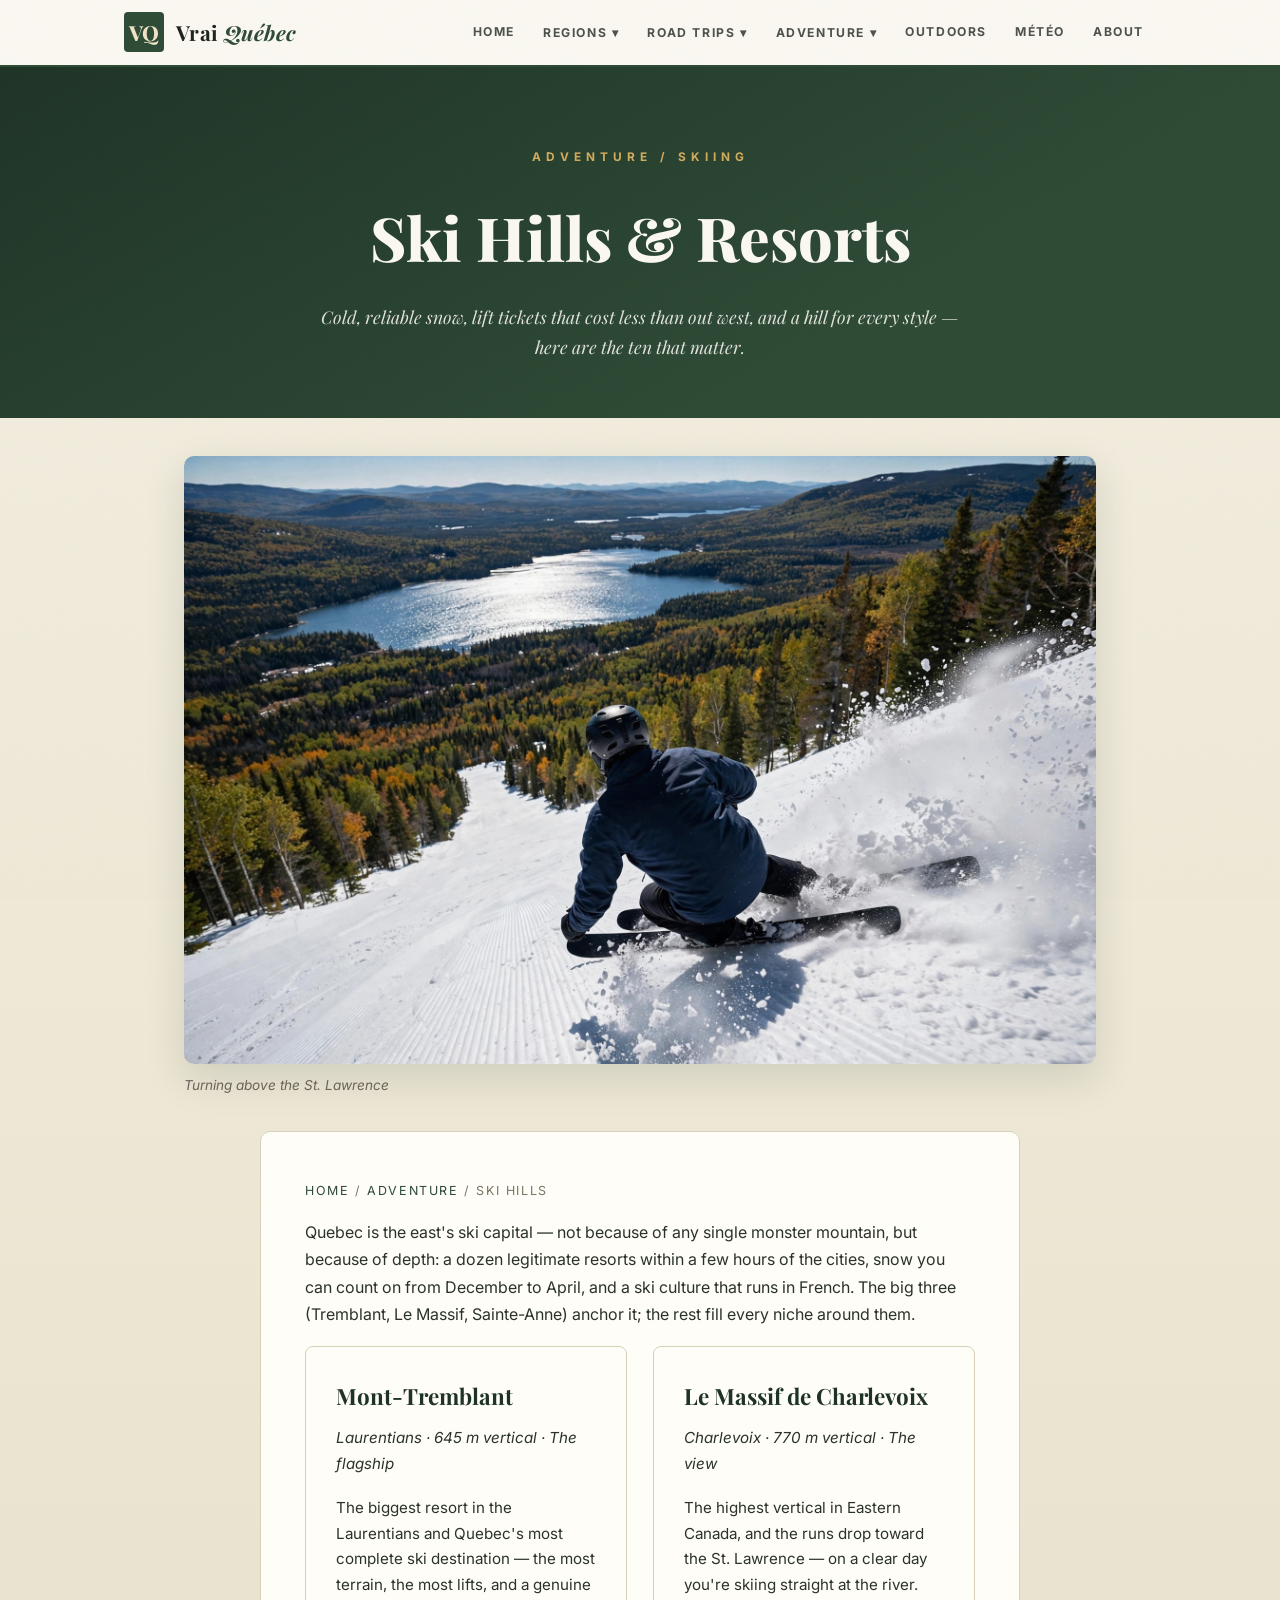
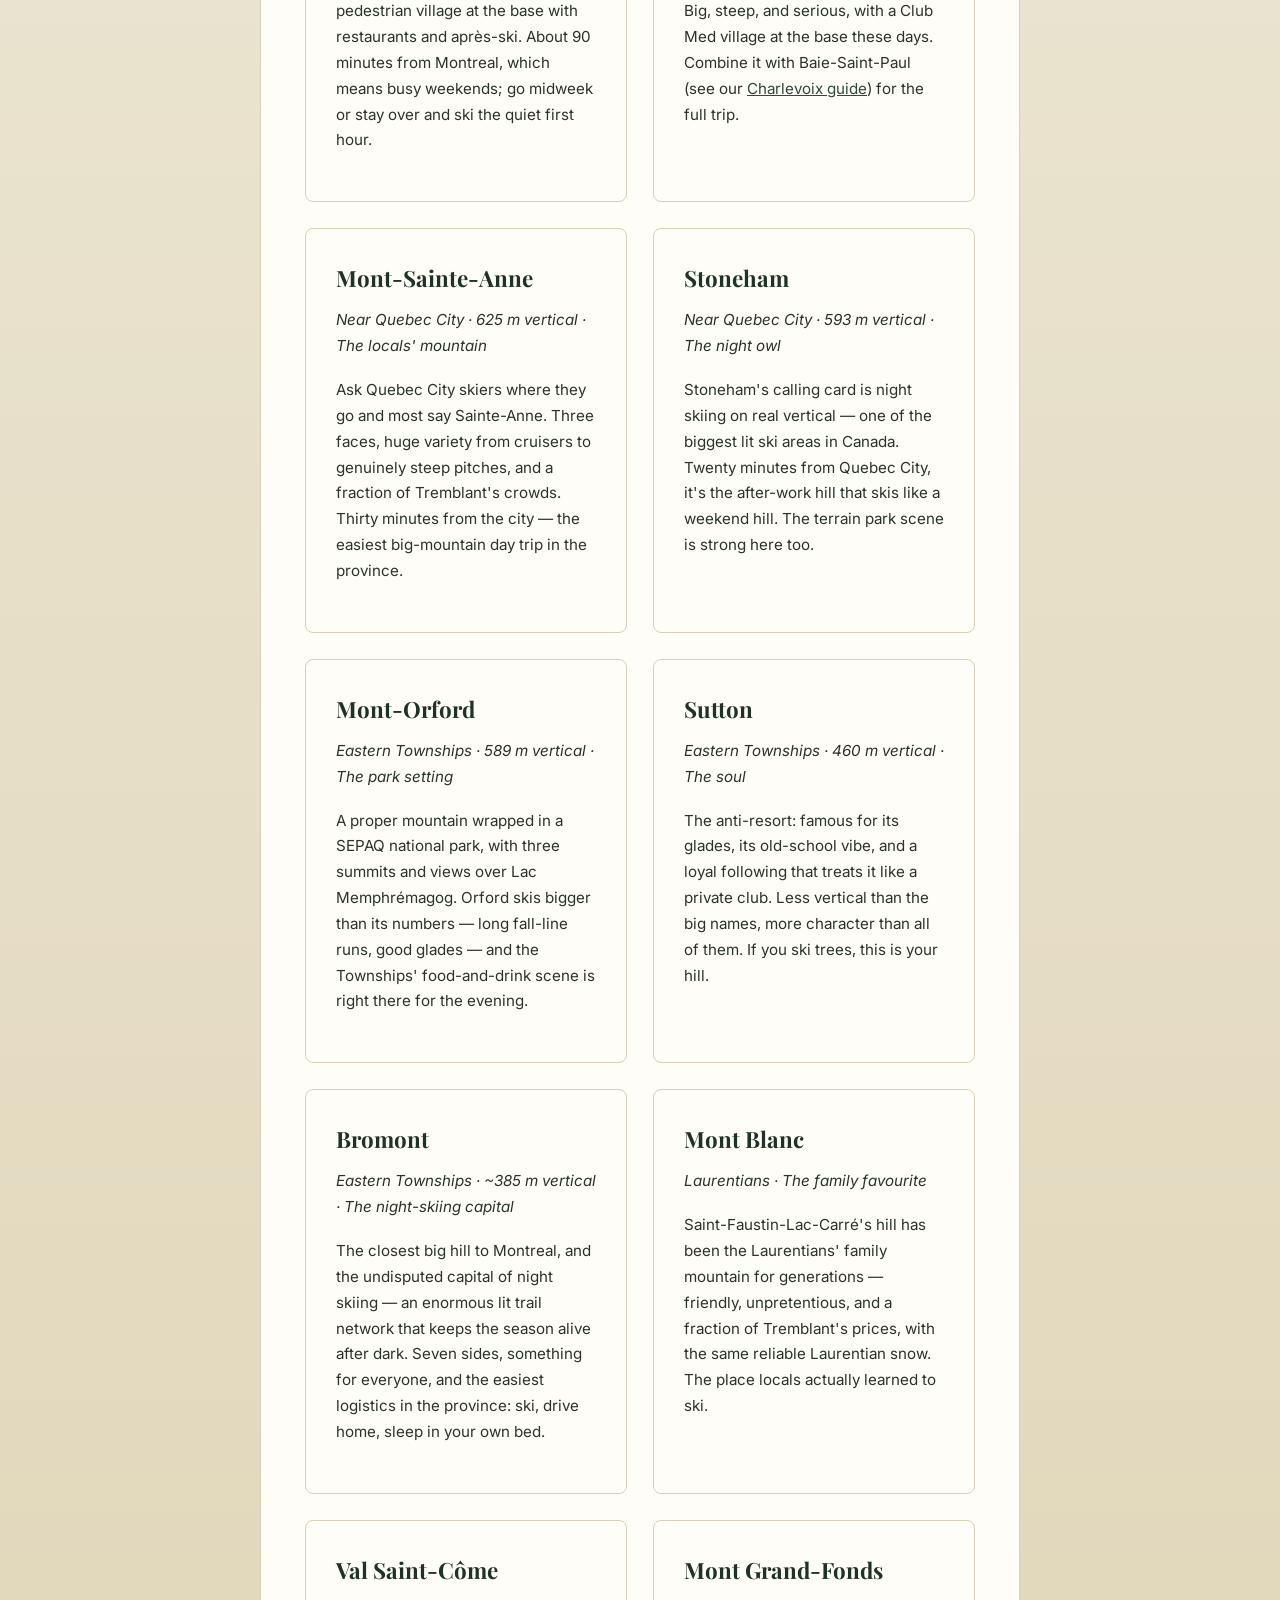
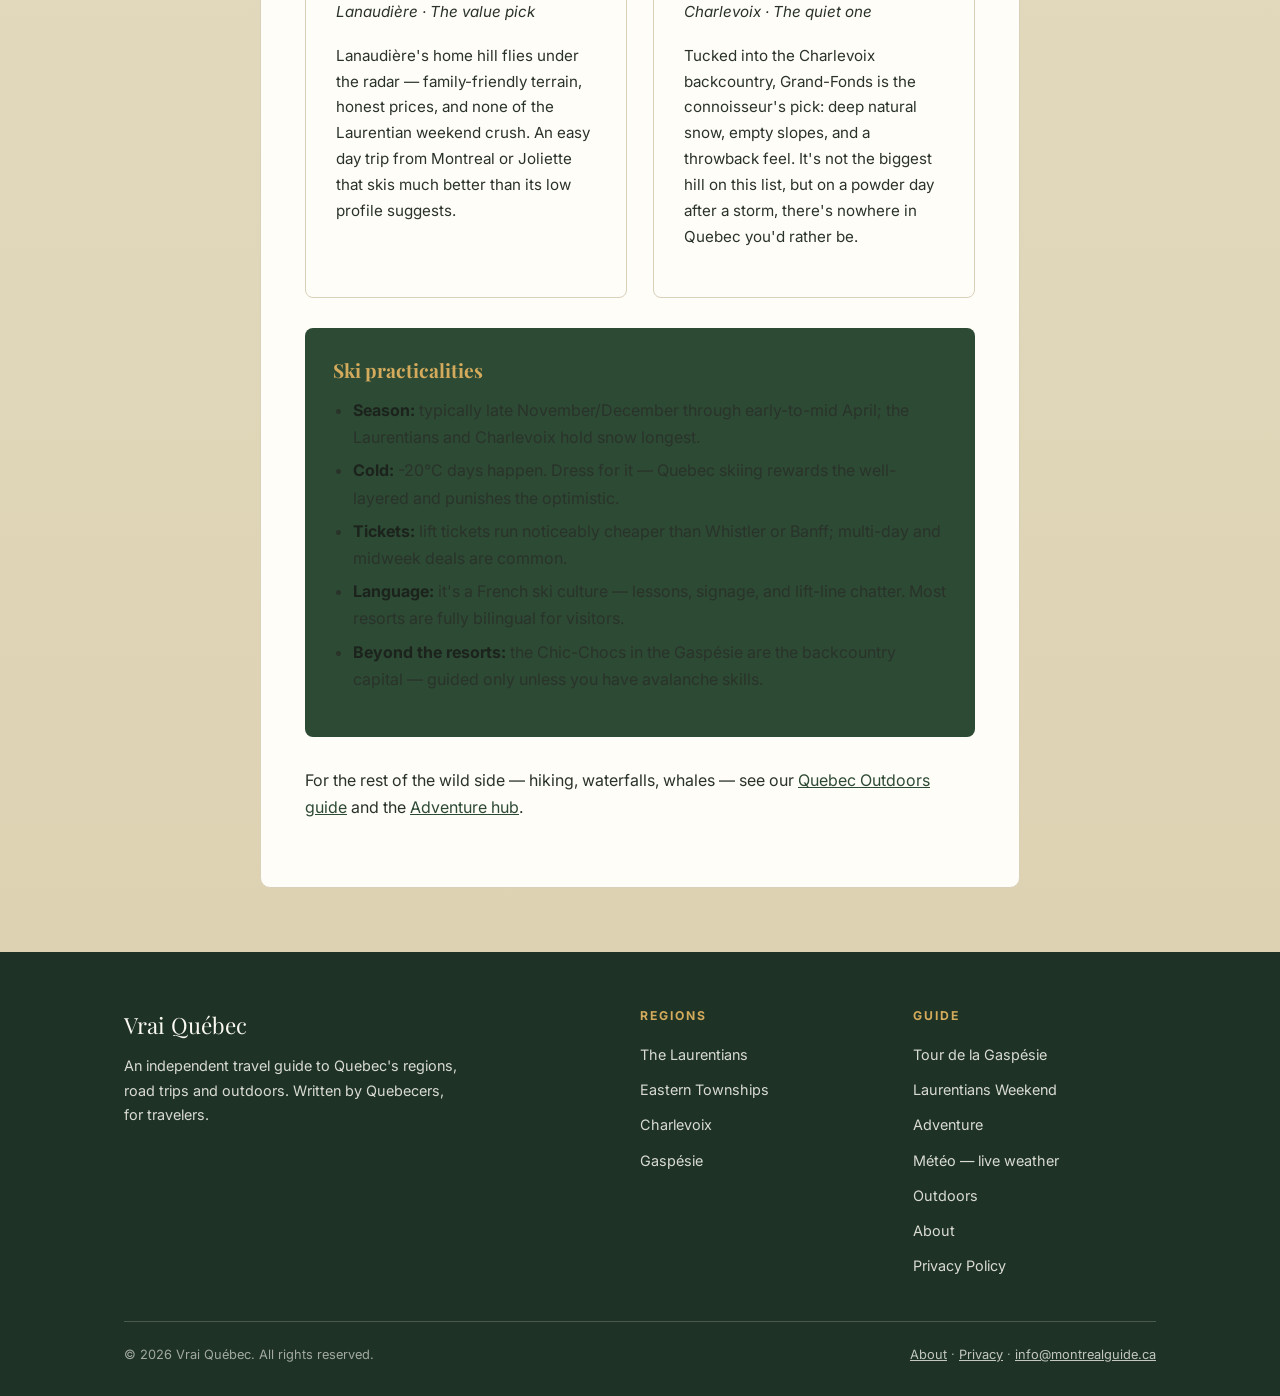
<file: aventure/ski.html>
<!DOCTYPE html>
<html lang="en">
<head>
<meta charset="UTF-8">
<meta name="viewport" content="width=device-width, initial-scale=1.0">
<title>Ski Hills & Resorts in Quebec — Tremblant, Le Massif, Mont-Sainte-Anne & More | Vrai Québec</title>
<meta name="description" content="Quebec's best ski resorts: Mont-Tremblant, Le Massif de Charlevoix, Mont-Sainte-Anne, Stoneham, Mont-Orford, Sutton, Bromont and more — vertical drop, terrain and vibe for each.">
<link rel="preconnect" href="https://fonts.googleapis.com">
<link rel="preconnect" href="https://fonts.gstatic.com" crossorigin>
<link href="https://fonts.googleapis.com/css2?family=Playfair+Display:ital,wght@0,500;0,700;0,800;1,500;1,600&family=Inter:wght@400;500;600;700&display=swap" rel="stylesheet">
<link rel="stylesheet" href="../styles.css">
<script async src="https://pagead2.googlesyndication.com/pagead/js/adsbygoogle.js?client=ca-pub-4276130467303652" crossorigin="anonymous"></script>
</head>
<body>
<header class="site-header">
  <div class="header-inner">
    <a class="brand" href="../index.html"><span class="brand-mark">VQ</span><span class="brand-text">Vrai <em>Québec</em></span></a>
    <button class="menu-toggle" aria-label="Menu" onclick="document.getElementById('mainNav').classList.toggle('open')">☰</button>
    <nav class="main-nav" id="mainNav">
      <a href="../index.html">Home</a>
      <div class="dropdown">
        <button class="dropbtn">Regions ▾</button>
        <div class="dropdown-menu">
          <a href="../regions/laurentides.html">The Laurentians<small>Mont-Tremblant, Saint-Sauveur, fall colours</small></a>
          <a href="../regions/eastern-townships.html">Eastern Townships<small>Magog, Mont-Orford, wine route</small></a>
          <a href="../regions/charlevoix.html">Charlevoix<small>Baie-Saint-Paul, Hautes-Gorges, Le Massif</small></a>
          <a href="../regions/gaspesie.html">Gaspésie<small>Percé, Route 132, national parks</small></a>
        </div>
      </div>
      <div class="dropdown">
        <button class="dropbtn">Road Trips ▾</button>
        <div class="dropdown-menu">
          <a href="../road-trips/gaspesie-loop.html">Tour de la Gaspésie<small>The full Route 132 loop, 5–7 days</small></a>
          <a href="../road-trips/laurentians-weekend.html">Laurentians Weekend<small>2–3 days from Montreal</small></a>
        </div>
      </div>
      <div class="dropdown">
        <button class="dropbtn">Adventure ▾</button>
        <div class="dropdown-menu">
          <a href="index.html">Adventure Hub<small>Hikes, ski hills & waterfalls</small></a>
          <a href="randonnee.html">Best Hikes<small>10 trails worth the climb</small></a>
          <a href="ski.html">Ski Hills<small>Resorts from Tremblant to the Massif</small></a>
          <a href="cascades.html">Waterfalls<small>Quebec's great falls</small></a>
        </div>
      </div>
      <a href="../outdoors.html">Outdoors</a>
      <a href="../meteo.html">Météo</a>
      <a href="../about.html">About</a>
    </nav>
  </div>
</header>

<main>
  <div class="page-hero">
    <div class="container">
      <div class="hero-kicker">Adventure / Skiing</div>
      <h1>Ski Hills & Resorts</h1>
      <p>Cold, reliable snow, lift tickets that cost less than out west, and a hill for every style — here are the ten that matter.</p>
    </div>
  </div>

  <figure class="page-photo">
    <img src="../images/aventure-ski-2026.jpg" alt="Skiers on a Quebec resort slope with the St. Lawrence River in the distance">
    <figcaption>Turning above the St. Lawrence</figcaption>
  </figure>

  <section>
    <div class="container">
      <div class="article">
        <div class="breadcrumb"><a href="../index.html">Home</a> / <a href="index.html">Adventure</a> / Ski Hills</div>
        <p>Quebec is the east's ski capital — not because of any single monster mountain, but because of depth: a dozen legitimate resorts within a few hours of the cities, snow you can count on from December to April, and a ski culture that runs in French. The big three (Tremblant, Le Massif, Sainte-Anne) anchor it; the rest fill every niche around them.</p>

        <div class="feature-row">
          <div class="feature">
            <h3>Mont-Tremblant</h3>
            <p><em>Laurentians · 645 m vertical · The flagship</em></p>
            <p>The biggest resort in the Laurentians and Quebec's most complete ski destination — the most terrain, the most lifts, and a genuine pedestrian village at the base with restaurants and après-ski. About 90 minutes from Montreal, which means busy weekends; go midweek or stay over and ski the quiet first hour.</p>
          </div>
          <div class="feature">
            <h3>Le Massif de Charlevoix</h3>
            <p><em>Charlevoix · 770 m vertical · The view</em></p>
            <p>The highest vertical in Eastern Canada, and the runs drop toward the St. Lawrence — on a clear day you're skiing straight at the river. Big, steep, and serious, with a Club Med village at the base these days. Combine it with Baie-Saint-Paul (see our <a href="../regions/charlevoix.html">Charlevoix guide</a>) for the full trip.</p>
          </div>
        </div>

        <div class="feature-row">
          <div class="feature">
            <h3>Mont-Sainte-Anne</h3>
            <p><em>Near Quebec City · 625 m vertical · The locals' mountain</em></p>
            <p>Ask Quebec City skiers where they go and most say Sainte-Anne. Three faces, huge variety from cruisers to genuinely steep pitches, and a fraction of Tremblant's crowds. Thirty minutes from the city — the easiest big-mountain day trip in the province.</p>
          </div>
          <div class="feature">
            <h3>Stoneham</h3>
            <p><em>Near Quebec City · 593 m vertical · The night owl</em></p>
            <p>Stoneham's calling card is night skiing on real vertical — one of the biggest lit ski areas in Canada. Twenty minutes from Quebec City, it's the after-work hill that skis like a weekend hill. The terrain park scene is strong here too.</p>
          </div>
        </div>

        <div class="feature-row">
          <div class="feature">
            <h3>Mont-Orford</h3>
            <p><em>Eastern Townships · 589 m vertical · The park setting</em></p>
            <p>A proper mountain wrapped in a SEPAQ national park, with three summits and views over Lac Memphrémagog. Orford skis bigger than its numbers — long fall-line runs, good glades — and the Townships' food-and-drink scene is right there for the evening.</p>
          </div>
          <div class="feature">
            <h3>Sutton</h3>
            <p><em>Eastern Townships · 460 m vertical · The soul</em></p>
            <p>The anti-resort: famous for its glades, its old-school vibe, and a loyal following that treats it like a private club. Less vertical than the big names, more character than all of them. If you ski trees, this is your hill.</p>
          </div>
        </div>

        <div class="feature-row">
          <div class="feature">
            <h3>Bromont</h3>
            <p><em>Eastern Townships · ~385 m vertical · The night-skiing capital</em></p>
            <p>The closest big hill to Montreal, and the undisputed capital of night skiing — an enormous lit trail network that keeps the season alive after dark. Seven sides, something for everyone, and the easiest logistics in the province: ski, drive home, sleep in your own bed.</p>
          </div>
          <div class="feature">
            <h3>Mont Blanc</h3>
            <p><em>Laurentians · The family favourite</em></p>
            <p>Saint-Faustin-Lac-Carré's hill has been the Laurentians' family mountain for generations — friendly, unpretentious, and a fraction of Tremblant's prices, with the same reliable Laurentian snow. The place locals actually learned to ski.</p>
          </div>
        </div>

        <div class="feature-row">
          <div class="feature">
            <h3>Val Saint-Côme</h3>
            <p><em>Lanaudière · The value pick</em></p>
            <p>Lanaudière's home hill flies under the radar — family-friendly terrain, honest prices, and none of the Laurentian weekend crush. An easy day trip from Montreal or Joliette that skis much better than its low profile suggests.</p>
          </div>
          <div class="feature">
            <h3>Mont Grand-Fonds</h3>
            <p><em>Charlevoix · The quiet one</em></p>
            <p>Tucked into the Charlevoix backcountry, Grand-Fonds is the connoisseur's pick: deep natural snow, empty slopes, and a throwback feel. It's not the biggest hill on this list, but on a powder day after a storm, there's nowhere in Quebec you'd rather be.</p>
          </div>
        </div>

        <div class="factbox">
          <h3>Ski practicalities</h3>
          <ul>
            <li><strong>Season:</strong> typically late November/December through early-to-mid April; the Laurentians and Charlevoix hold snow longest.</li>
            <li><strong>Cold:</strong> -20°C days happen. Dress for it — Quebec skiing rewards the well-layered and punishes the optimistic.</li>
            <li><strong>Tickets:</strong> lift tickets run noticeably cheaper than Whistler or Banff; multi-day and midweek deals are common.</li>
            <li><strong>Language:</strong> it's a French ski culture — lessons, signage, and lift-line chatter. Most resorts are fully bilingual for visitors.</li>
            <li><strong>Beyond the resorts:</strong> the Chic-Chocs in the Gaspésie are the backcountry capital — guided only unless you have avalanche skills.</li>
          </ul>
        </div>

        <p>For the rest of the wild side — hiking, waterfalls, whales — see our <a href="../outdoors.html">Quebec Outdoors guide</a> and the <a href="index.html">Adventure hub</a>.</p>
      </div>
    </div>
  </section>
</main>

<footer class="site-footer">
  <div class="footer-inner">
    <div class="footer-grid">
      <div>
        <div class="footer-brand">Vrai Québec</div>
        <p>An independent travel guide to Quebec's regions, road trips and outdoors. Written by Quebecers, for travelers.</p>
      </div>
      <div>
        <h4>Regions</h4>
        <ul>
          <li><a href="../regions/laurentides.html">The Laurentians</a></li>
          <li><a href="../regions/eastern-townships.html">Eastern Townships</a></li>
          <li><a href="../regions/charlevoix.html">Charlevoix</a></li>
          <li><a href="../regions/gaspesie.html">Gaspésie</a></li>
        </ul>
      </div>
      <div>
        <h4>Guide</h4>
        <ul>
          <li><a href="../road-trips/gaspesie-loop.html">Tour de la Gaspésie</a></li>
          <li><a href="../road-trips/laurentians-weekend.html">Laurentians Weekend</a></li>
          <li><a href="index.html">Adventure</a></li>
          <li><a href="../meteo.html">Météo — live weather</a></li>
          <li><a href="../outdoors.html">Outdoors</a></li>
          <li><a href="../about.html">About</a></li>
          <li><a href="../privacy.html">Privacy Policy</a></li>
        </ul>
      </div>
    </div>
    <div class="footer-bottom">
      <span>© 2026 Vrai Québec. All rights reserved.</span>
      <span><a href="../about.html">About</a> · <a href="../privacy.html">Privacy</a> · <a href="mailto:info@montrealguide.ca">info@montrealguide.ca</a></span>
    </div>
  </div>
</footer>
<script>
document.querySelectorAll('.dropdown > .dropbtn').forEach(function(b){
  b.addEventListener('click',function(e){e.preventDefault();b.parentElement.classList.toggle('open');});
});
</script>
</body>
</html>
</file>
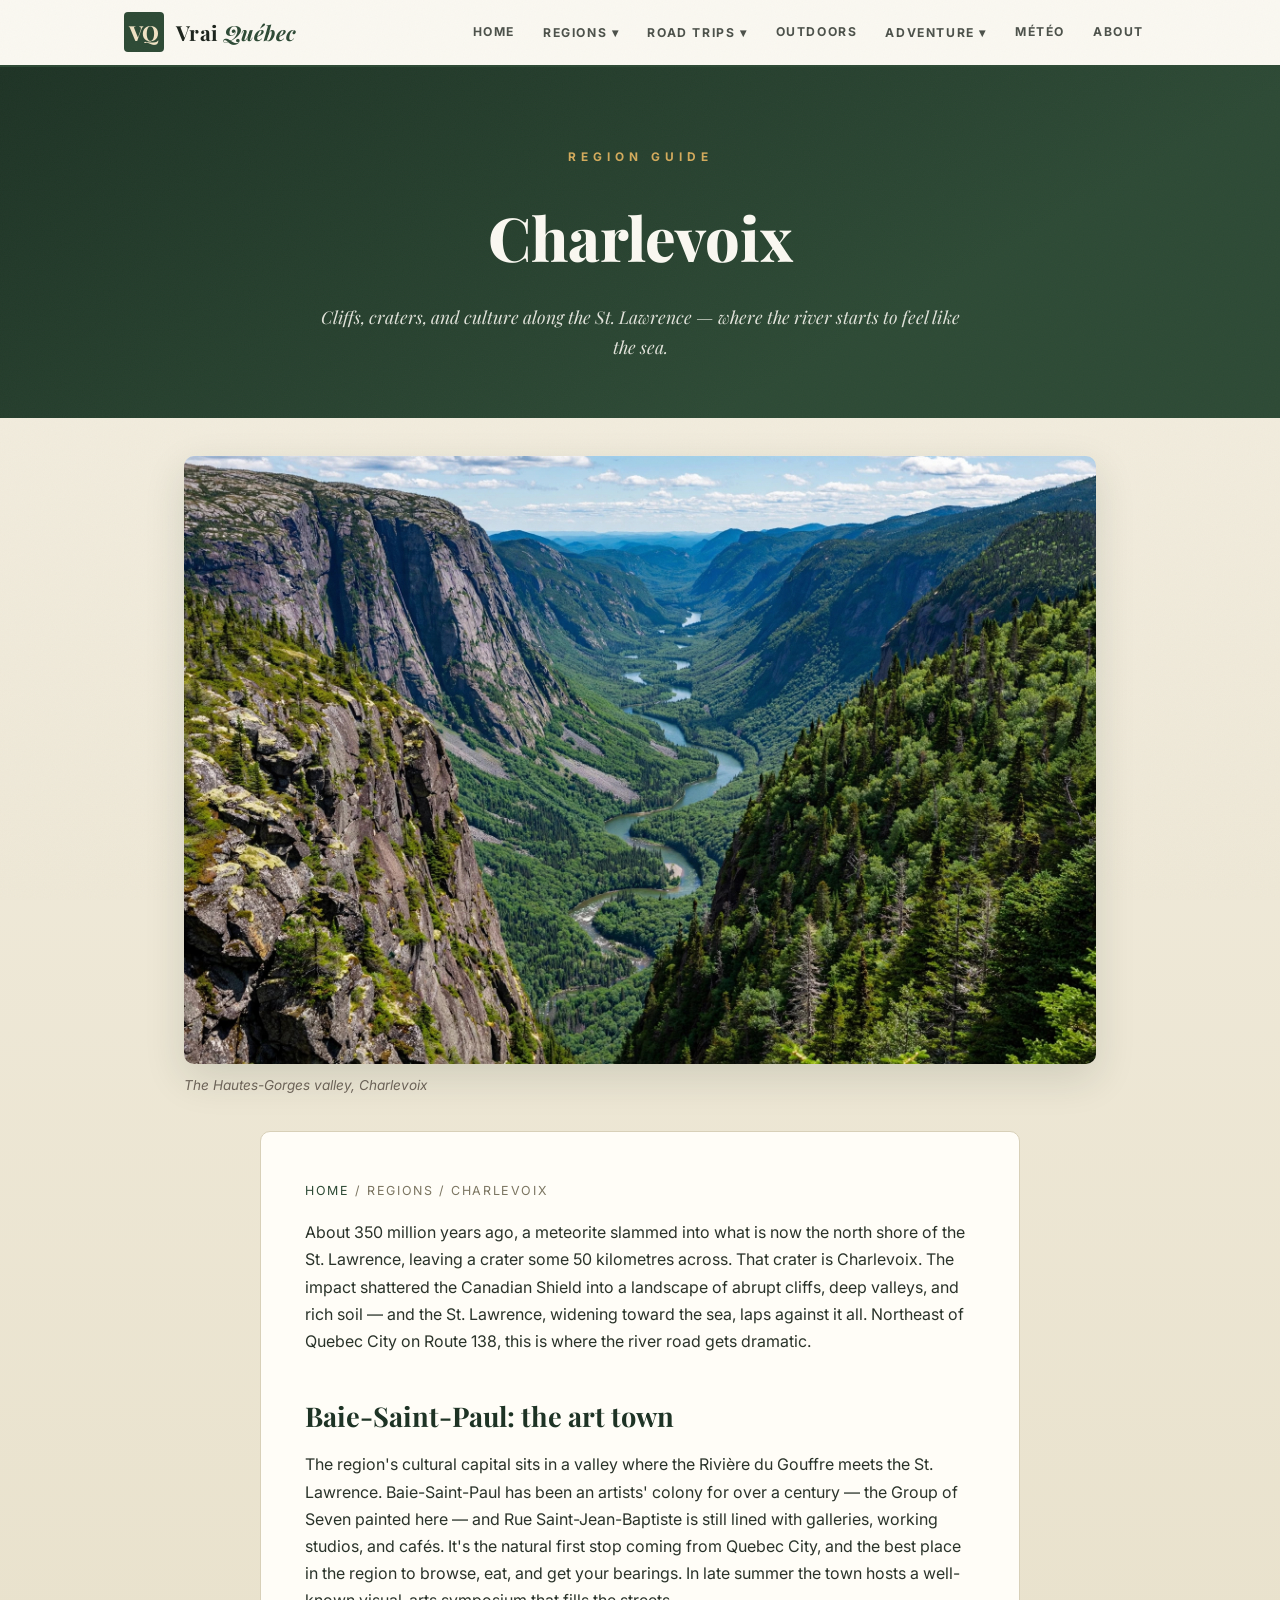
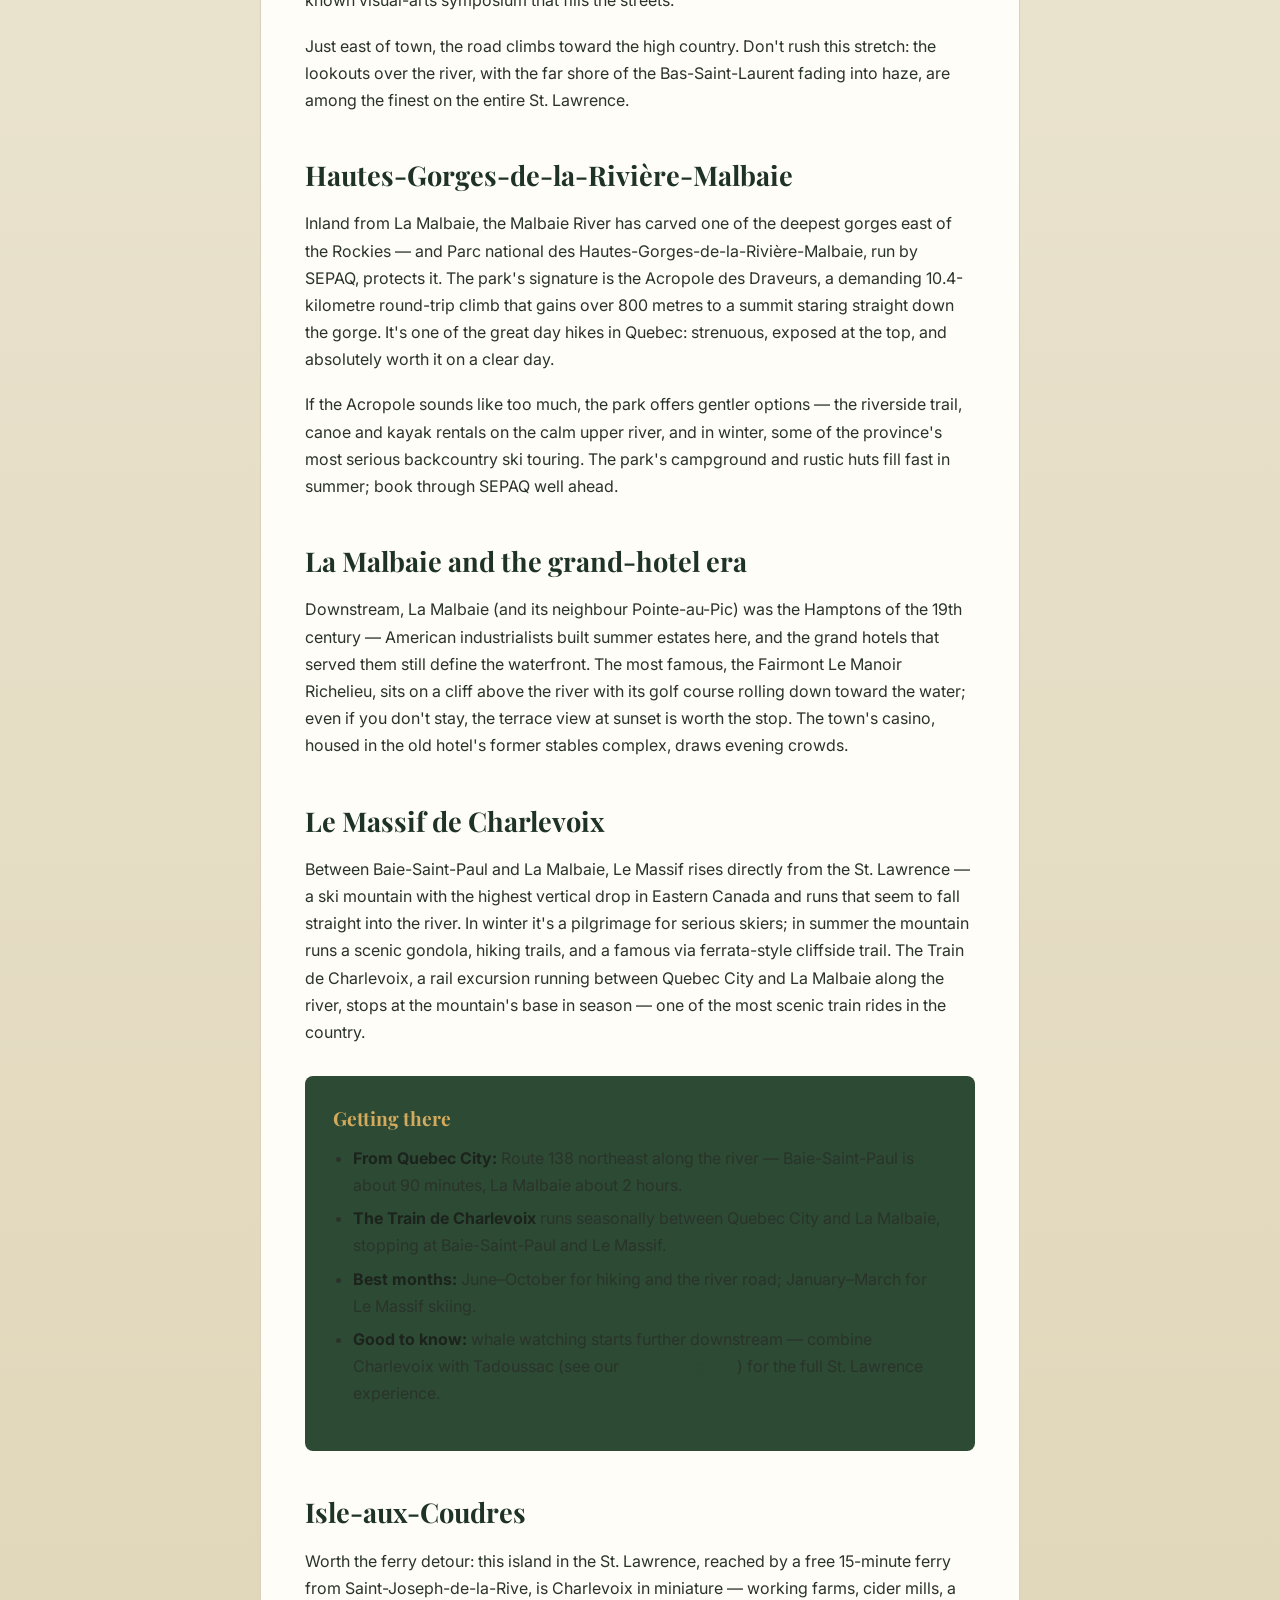
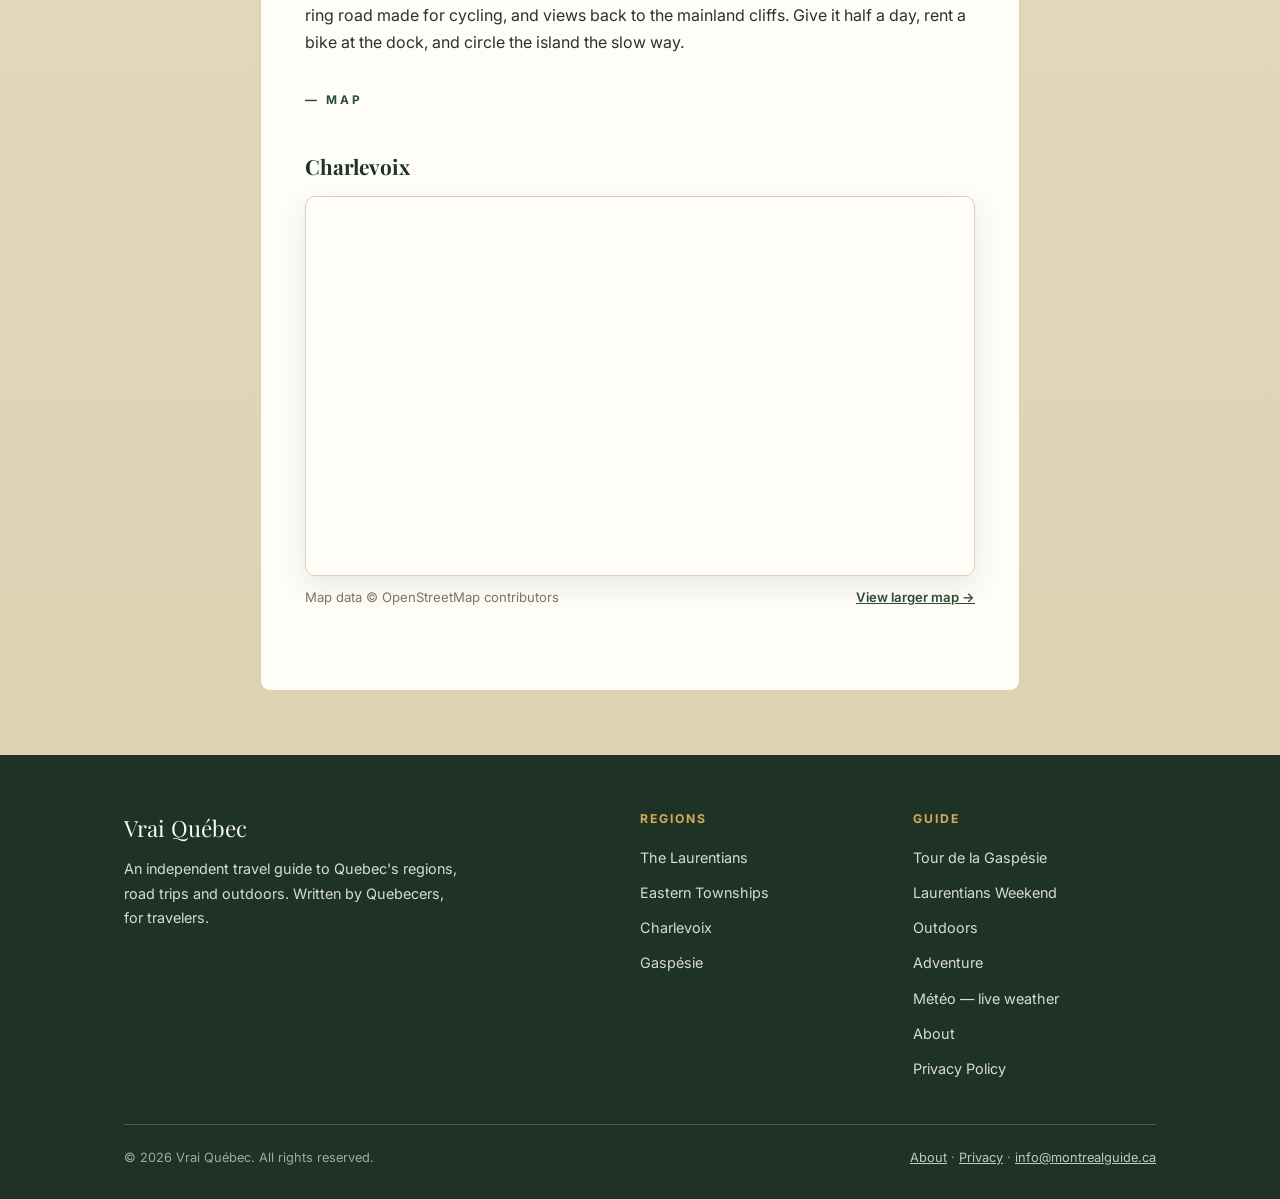
<file: regions/charlevoix.html>
<!DOCTYPE html>
<html lang="en">
<head>
<meta charset="UTF-8">
<meta name="viewport" content="width=device-width, initial-scale=1.0">
<title>Charlevoix — Vrai Québec Travel Guide</title>
<meta name="description" content="Guide to Charlevoix: Baie-Saint-Paul, La Malbaie, Parc national des Hautes-Gorges-de-la-Rivière-Malbaie, the Acropole des Draveurs hike, and Le Massif.">
<link rel="preconnect" href="https://fonts.googleapis.com">
<link rel="preconnect" href="https://fonts.gstatic.com" crossorigin>
<link href="https://fonts.googleapis.com/css2?family=Playfair+Display:ital,wght@0,500;0,700;0,800;1,500;1,600&family=Inter:wght@400;500;600;700&display=swap" rel="stylesheet">
<link rel="stylesheet" href="../styles.css">
<script async src="https://pagead2.googlesyndication.com/pagead/js/adsbygoogle.js?client=ca-pub-4276130467303652" crossorigin="anonymous"></script>
</head>
<body>
<header class="site-header">
  <div class="header-inner">
    <a class="brand" href="../index.html"><span class="brand-mark">VQ</span><span class="brand-text">Vrai <em>Québec</em></span></a>
    <button class="menu-toggle" aria-label="Menu" onclick="document.getElementById('mainNav').classList.toggle('open')">☰</button>
    <nav class="main-nav" id="mainNav">
      <a href="../index.html">Home</a>
      <div class="dropdown">
        <button class="dropbtn">Regions ▾</button>
        <div class="dropdown-menu">
          <a href="laurentides.html">The Laurentians<small>Mont-Tremblant, Saint-Sauveur, fall colours</small></a>
          <a href="eastern-townships.html">Eastern Townships<small>Magog, Mont-Orford, wine route</small></a>
          <a href="charlevoix.html">Charlevoix<small>Baie-Saint-Paul, Hautes-Gorges, Le Massif</small></a>
          <a href="gaspesie.html">Gaspésie<small>Percé, Route 132, national parks</small></a>
        </div>
      </div>
      <div class="dropdown">
        <button class="dropbtn">Road Trips ▾</button>
        <div class="dropdown-menu">
          <a href="../road-trips/gaspesie-loop.html">Tour de la Gaspésie<small>The full Route 132 loop, 5–7 days</small></a>
          <a href="../road-trips/laurentians-weekend.html">Laurentians Weekend<small>2–3 days from Montreal</small></a>
        </div>
      </div>
      <a href="../outdoors.html">Outdoors</a>
      <div class="dropdown">
        <button class="dropbtn">Adventure ▾</button>
        <div class="dropdown-menu">
          <a href="../aventure/index.html">Adventure Hub<small>Hikes, ski hills & waterfalls</small></a>
          <a href="../aventure/randonnee.html">Best Hikes<small>10 trails worth the climb</small></a>
          <a href="../aventure/ski.html">Ski Hills<small>Resorts from Tremblant to the Massif</small></a>
          <a href="../aventure/cascades.html">Waterfalls<small>Quebec's great falls</small></a>
        </div>
      </div>
      <a href="../meteo.html">Météo</a>
      <a href="../about.html">About</a>
    </nav>
  </div>
</header>

<main>
  <div class="page-hero">
    <div class="container">
      <div class="hero-kicker">Region guide</div>
      <h1>Charlevoix</h1>
      <p>Cliffs, craters, and culture along the St. Lawrence — where the river starts to feel like the sea.</p>
    </div>
  </div>

  <figure class="page-photo">
    <img src="../images/charlevoix.jpg" alt="The dramatic valley of the Hautes-Gorges in Charlevoix">
    <figcaption>The Hautes-Gorges valley, Charlevoix</figcaption>
  </figure>

  <section>
    <div class="container">
      <div class="article">
        <div class="breadcrumb"><a href="../index.html">Home</a> / Regions / Charlevoix</div>
        <p>About 350 million years ago, a meteorite slammed into what is now the north shore of the St. Lawrence, leaving a crater some 50 kilometres across. That crater is Charlevoix. The impact shattered the Canadian Shield into a landscape of abrupt cliffs, deep valleys, and rich soil — and the St. Lawrence, widening toward the sea, laps against it all. Northeast of Quebec City on Route 138, this is where the river road gets dramatic.</p>

        <h2>Baie-Saint-Paul: the art town</h2>
        <p>The region's cultural capital sits in a valley where the Rivière du Gouffre meets the St. Lawrence. Baie-Saint-Paul has been an artists' colony for over a century — the Group of Seven painted here — and Rue Saint-Jean-Baptiste is still lined with galleries, working studios, and cafés. It's the natural first stop coming from Quebec City, and the best place in the region to browse, eat, and get your bearings. In late summer the town hosts a well-known visual-arts symposium that fills the streets.</p>
        <p>Just east of town, the road climbs toward the high country. Don't rush this stretch: the lookouts over the river, with the far shore of the Bas-Saint-Laurent fading into haze, are among the finest on the entire St. Lawrence.</p>

        <h2>Hautes-Gorges-de-la-Rivière-Malbaie</h2>
        <p>Inland from La Malbaie, the Malbaie River has carved one of the deepest gorges east of the Rockies — and Parc national des Hautes-Gorges-de-la-Rivière-Malbaie, run by SEPAQ, protects it. The park's signature is the Acropole des Draveurs, a demanding 10.4-kilometre round-trip climb that gains over 800 metres to a summit staring straight down the gorge. It's one of the great day hikes in Quebec: strenuous, exposed at the top, and absolutely worth it on a clear day.</p>
        <p>If the Acropole sounds like too much, the park offers gentler options — the riverside trail, canoe and kayak rentals on the calm upper river, and in winter, some of the province's most serious backcountry ski touring. The park's campground and rustic huts fill fast in summer; book through SEPAQ well ahead.</p>

        <h2>La Malbaie and the grand-hotel era</h2>
        <p>Downstream, La Malbaie (and its neighbour Pointe-au-Pic) was the Hamptons of the 19th century — American industrialists built summer estates here, and the grand hotels that served them still define the waterfront. The most famous, the Fairmont Le Manoir Richelieu, sits on a cliff above the river with its golf course rolling down toward the water; even if you don't stay, the terrace view at sunset is worth the stop. The town's casino, housed in the old hotel's former stables complex, draws evening crowds.</p>

        <h2>Le Massif de Charlevoix</h2>
        <p>Between Baie-Saint-Paul and La Malbaie, Le Massif rises directly from the St. Lawrence — a ski mountain with the highest vertical drop in Eastern Canada and runs that seem to fall straight into the river. In winter it's a pilgrimage for serious skiers; in summer the mountain runs a scenic gondola, hiking trails, and a famous via ferrata-style cliffside trail. The Train de Charlevoix, a rail excursion running between Quebec City and La Malbaie along the river, stops at the mountain's base in season — one of the most scenic train rides in the country.</p>

        <div class="factbox">
          <h3>Getting there</h3>
          <ul>
            <li><strong>From Quebec City:</strong> Route 138 northeast along the river — Baie-Saint-Paul is about 90 minutes, La Malbaie about 2 hours.</li>
            <li><strong>The Train de Charlevoix</strong> runs seasonally between Quebec City and La Malbaie, stopping at Baie-Saint-Paul and Le Massif.</li>
            <li><strong>Best months:</strong> June–October for hiking and the river road; January–March for Le Massif skiing.</li>
            <li><strong>Good to know:</strong> whale watching starts further downstream — combine Charlevoix with Tadoussac (see our <a href="../outdoors.html">outdoors guide</a>) for the full St. Lawrence experience.</li>
          </ul>
        </div>

        <h2>Isle-aux-Coudres</h2>
        <p>Worth the ferry detour: this island in the St. Lawrence, reached by a free 15-minute ferry from Saint-Joseph-de-la-Rive, is Charlevoix in miniature — working farms, cider mills, a ring road made for cycling, and views back to the mainland cliffs. Give it half a day, rent a bike at the dock, and circle the island the slow way.</p>

        <div class="map-section">
          <div class="section-kicker">Map</div>
          <h2 style="font-size:1.3rem">Charlevoix</h2>
          <iframe class="map-frame" title="Map of Charlevoix" loading="lazy" src="https://www.openstreetmap.org/export/embed.html?bbox=-71.3%2C47.0%2C-69.4%2C48.1&layer=mapnik&marker=47.55%2C-70.35"></iframe>
          <div class="map-caption"><span>Map data © OpenStreetMap contributors</span><a href="https://www.openstreetmap.org/#map=9/47.55/-70.35" target="_blank" rel="noopener">View larger map →</a></div>
        </div>
      </div>
    </div>
  </section>
</main>

<footer class="site-footer">
  <div class="footer-inner">
    <div class="footer-grid">
      <div>
        <div class="footer-brand">Vrai Québec</div>
        <p>An independent travel guide to Quebec's regions, road trips and outdoors. Written by Quebecers, for travelers.</p>
      </div>
      <div>
        <h4>Regions</h4>
        <ul>
          <li><a href="laurentides.html">The Laurentians</a></li>
          <li><a href="eastern-townships.html">Eastern Townships</a></li>
          <li><a href="charlevoix.html">Charlevoix</a></li>
          <li><a href="gaspesie.html">Gaspésie</a></li>
        </ul>
      </div>
      <div>
        <h4>Guide</h4>
        <ul>
          <li><a href="../road-trips/gaspesie-loop.html">Tour de la Gaspésie</a></li>
          <li><a href="../road-trips/laurentians-weekend.html">Laurentians Weekend</a></li>
          <li><a href="../outdoors.html">Outdoors</a></li>
          <li><a href="../aventure/index.html">Adventure</a></li>
          <li><a href="../meteo.html">Météo — live weather</a></li>
          <li><a href="../about.html">About</a></li>
          <li><a href="../privacy.html">Privacy Policy</a></li>
        </ul>
      </div>
    </div>
    <div class="footer-bottom">
      <span>© 2026 Vrai Québec. All rights reserved.</span>
      <span><a href="../about.html">About</a> · <a href="../privacy.html">Privacy</a> · <a href="mailto:info@montrealguide.ca">info@montrealguide.ca</a></span>
    </div>
  </div>
</footer>
<script>
document.querySelectorAll('.dropdown > .dropbtn').forEach(function(b){
  b.addEventListener('click',function(e){e.preventDefault();b.parentElement.classList.toggle('open');});
});
</script>
</body>
</html>
</file>
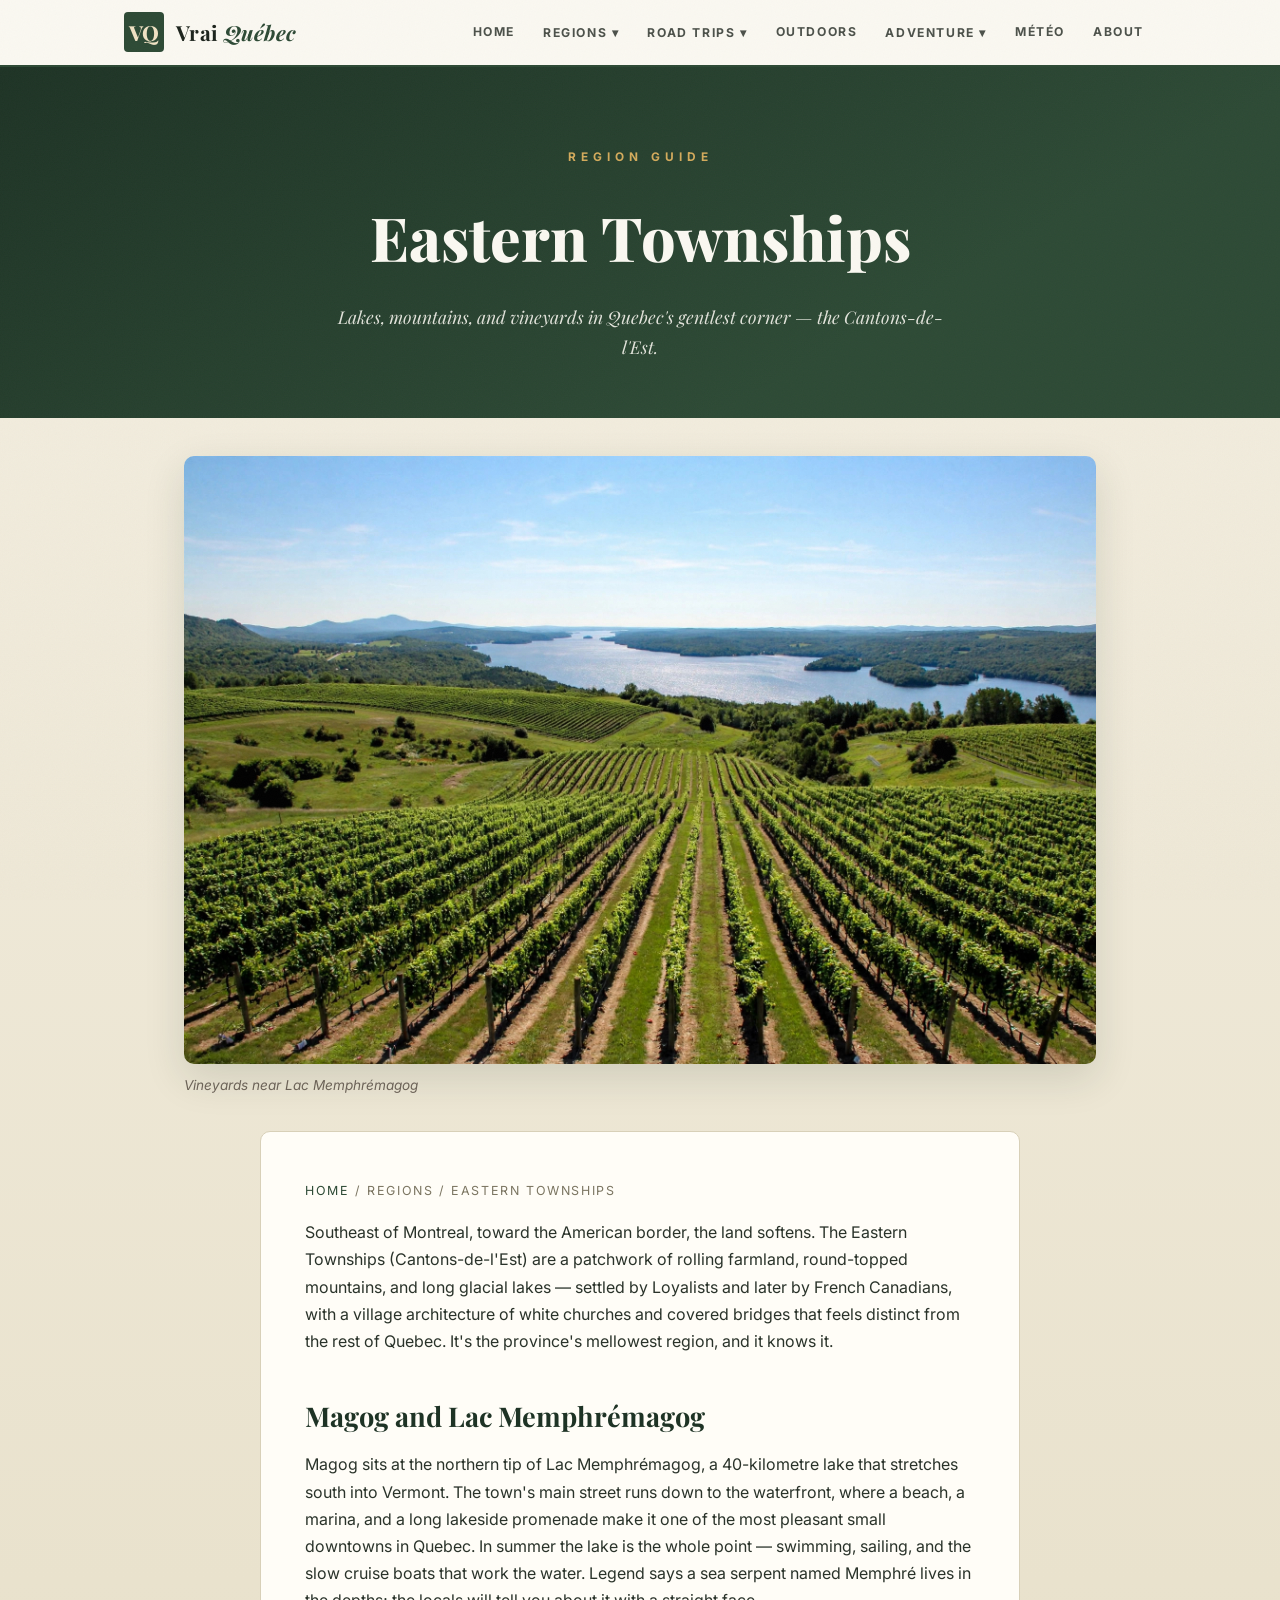
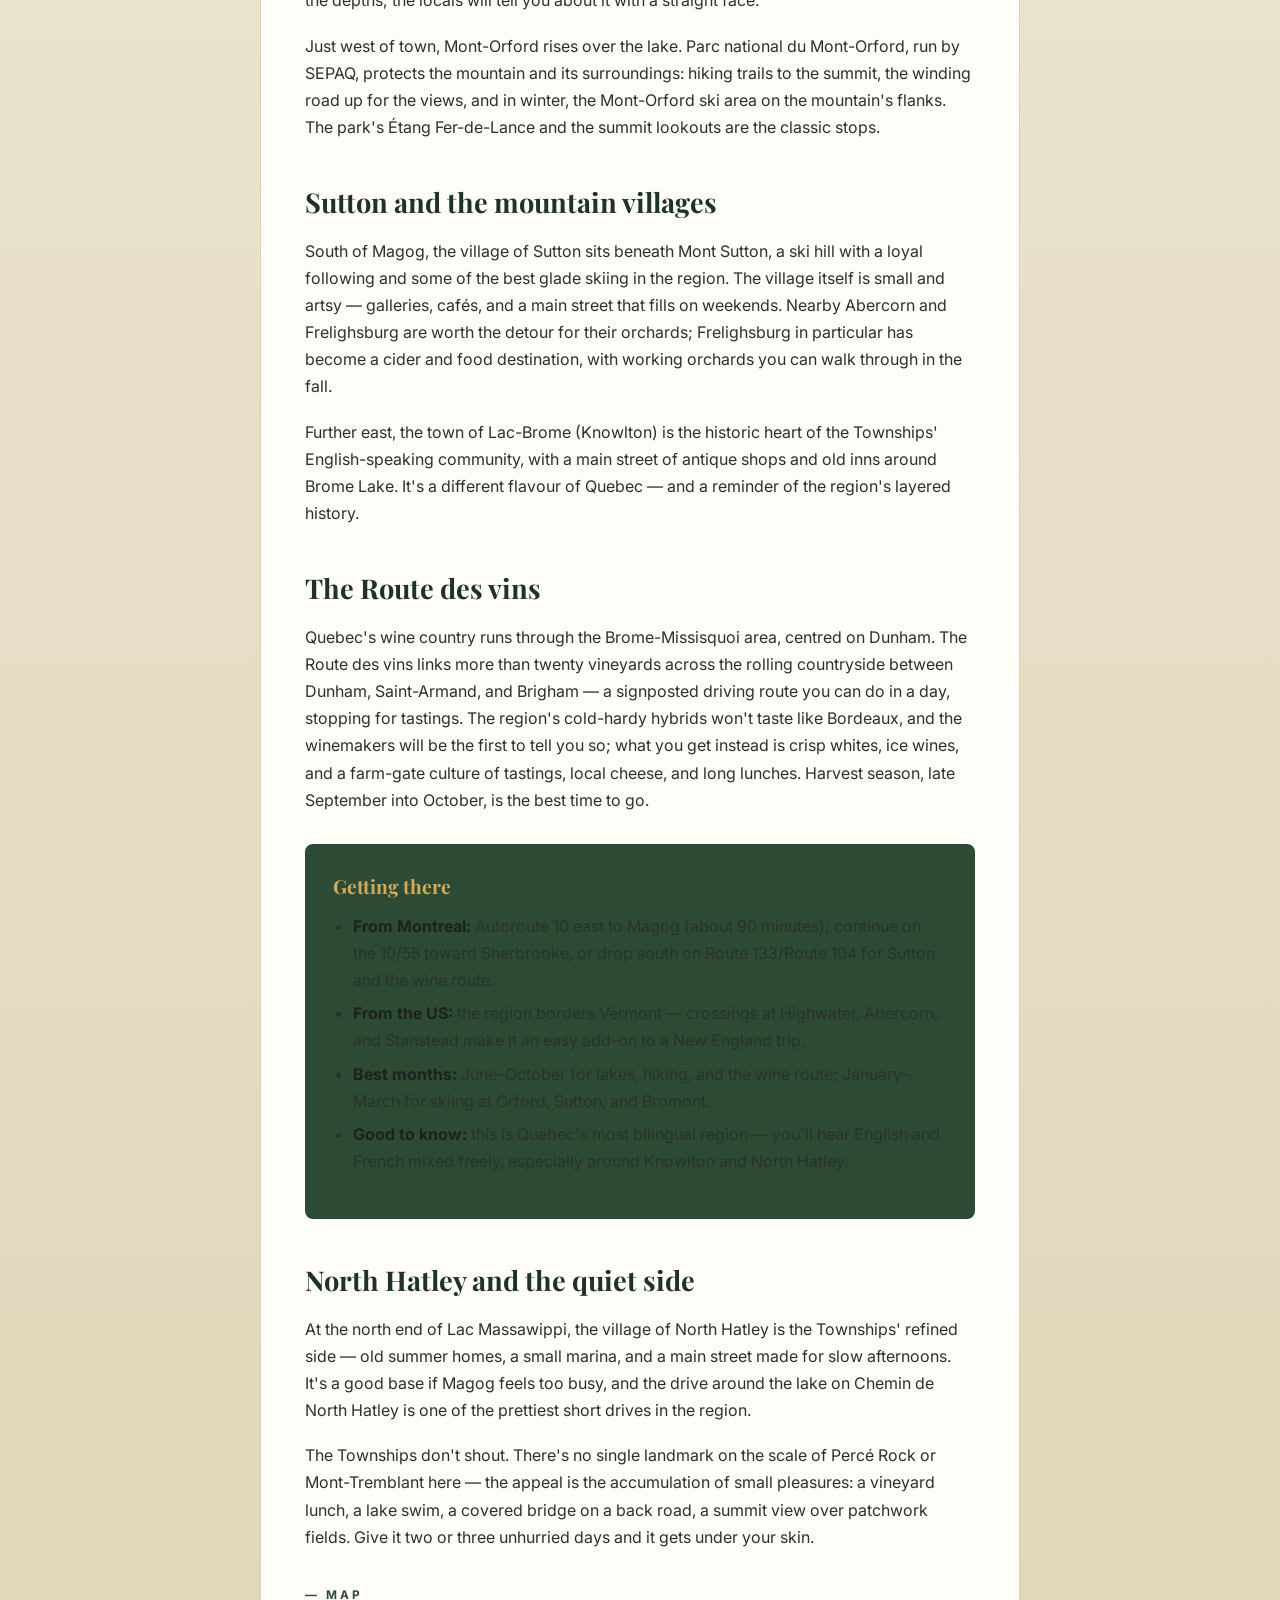
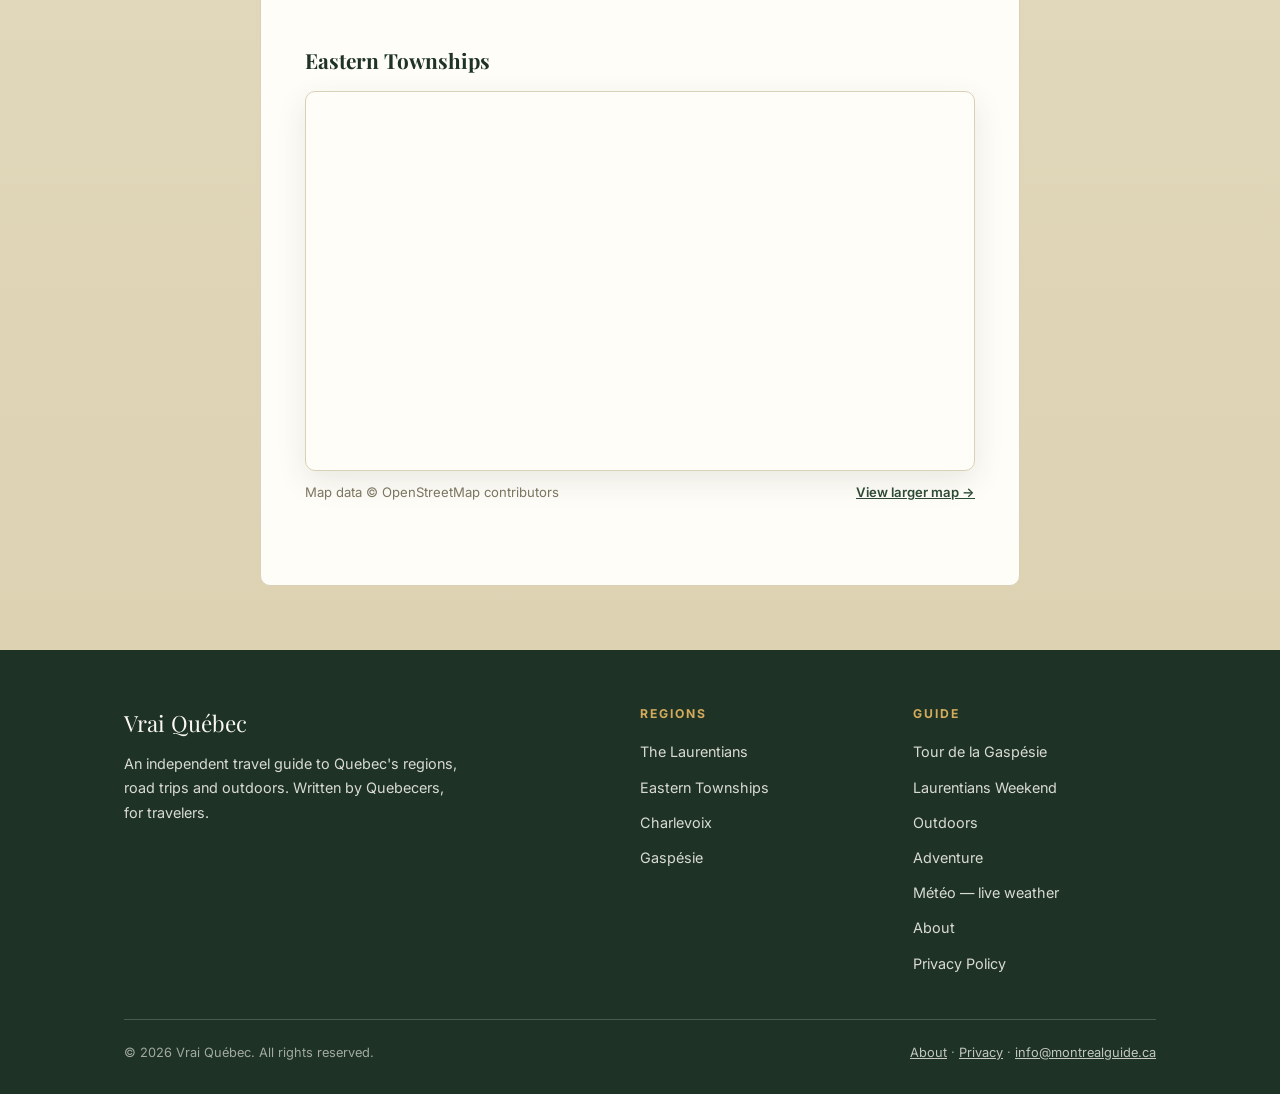
<file: regions/eastern-townships.html>
<!DOCTYPE html>
<html lang="en">
<head>
<meta charset="UTF-8">
<meta name="viewport" content="width=device-width, initial-scale=1.0">
<title>Eastern Townships — Vrai Québec Travel Guide</title>
<meta name="description" content="Guide to the Eastern Townships: Magog, Lac Memphrémagog, Mont-Orford, Sutton, and the Route des vins wine route.">
<link rel="preconnect" href="https://fonts.googleapis.com">
<link rel="preconnect" href="https://fonts.gstatic.com" crossorigin>
<link href="https://fonts.googleapis.com/css2?family=Playfair+Display:ital,wght@0,500;0,700;0,800;1,500;1,600&family=Inter:wght@400;500;600;700&display=swap" rel="stylesheet">
<link rel="stylesheet" href="../styles.css">
<script async src="https://pagead2.googlesyndication.com/pagead/js/adsbygoogle.js?client=ca-pub-4276130467303652" crossorigin="anonymous"></script>
</head>
<body>
<header class="site-header">
  <div class="header-inner">
    <a class="brand" href="../index.html"><span class="brand-mark">VQ</span><span class="brand-text">Vrai <em>Québec</em></span></a>
    <button class="menu-toggle" aria-label="Menu" onclick="document.getElementById('mainNav').classList.toggle('open')">☰</button>
    <nav class="main-nav" id="mainNav">
      <a href="../index.html">Home</a>
      <div class="dropdown">
        <button class="dropbtn">Regions ▾</button>
        <div class="dropdown-menu">
          <a href="laurentides.html">The Laurentians<small>Mont-Tremblant, Saint-Sauveur, fall colours</small></a>
          <a href="eastern-townships.html">Eastern Townships<small>Magog, Mont-Orford, wine route</small></a>
          <a href="charlevoix.html">Charlevoix<small>Baie-Saint-Paul, Hautes-Gorges, Le Massif</small></a>
          <a href="gaspesie.html">Gaspésie<small>Percé, Route 132, national parks</small></a>
        </div>
      </div>
      <div class="dropdown">
        <button class="dropbtn">Road Trips ▾</button>
        <div class="dropdown-menu">
          <a href="../road-trips/gaspesie-loop.html">Tour de la Gaspésie<small>The full Route 132 loop, 5–7 days</small></a>
          <a href="../road-trips/laurentians-weekend.html">Laurentians Weekend<small>2–3 days from Montreal</small></a>
        </div>
      </div>
      <a href="../outdoors.html">Outdoors</a>
      <div class="dropdown">
        <button class="dropbtn">Adventure ▾</button>
        <div class="dropdown-menu">
          <a href="../aventure/index.html">Adventure Hub<small>Hikes, ski hills & waterfalls</small></a>
          <a href="../aventure/randonnee.html">Best Hikes<small>10 trails worth the climb</small></a>
          <a href="../aventure/ski.html">Ski Hills<small>Resorts from Tremblant to the Massif</small></a>
          <a href="../aventure/cascades.html">Waterfalls<small>Quebec's great falls</small></a>
        </div>
      </div>
      <a href="../meteo.html">Météo</a>
      <a href="../about.html">About</a>
    </nav>
  </div>
</header>

<main>
  <div class="page-hero">
    <div class="container">
      <div class="hero-kicker">Region guide</div>
      <h1>Eastern Townships</h1>
      <p>Lakes, mountains, and vineyards in Quebec's gentlest corner — the Cantons-de-l'Est.</p>
    </div>
  </div>

  <figure class="page-photo">
    <img src="../images/townships.jpg" alt="Vineyard rows in the Eastern Townships with Lac Memphrémagog beyond">
    <figcaption>Vineyards near Lac Memphrémagog</figcaption>
  </figure>

  <section>
    <div class="container">
      <div class="article">
        <div class="breadcrumb"><a href="../index.html">Home</a> / Regions / Eastern Townships</div>
        <p>Southeast of Montreal, toward the American border, the land softens. The Eastern Townships (Cantons-de-l'Est) are a patchwork of rolling farmland, round-topped mountains, and long glacial lakes — settled by Loyalists and later by French Canadians, with a village architecture of white churches and covered bridges that feels distinct from the rest of Quebec. It's the province's mellowest region, and it knows it.</p>

        <h2>Magog and Lac Memphrémagog</h2>
        <p>Magog sits at the northern tip of Lac Memphrémagog, a 40-kilometre lake that stretches south into Vermont. The town's main street runs down to the waterfront, where a beach, a marina, and a long lakeside promenade make it one of the most pleasant small downtowns in Quebec. In summer the lake is the whole point — swimming, sailing, and the slow cruise boats that work the water. Legend says a sea serpent named Memphré lives in the depths; the locals will tell you about it with a straight face.</p>
        <p>Just west of town, Mont-Orford rises over the lake. Parc national du Mont-Orford, run by SEPAQ, protects the mountain and its surroundings: hiking trails to the summit, the winding road up for the views, and in winter, the Mont-Orford ski area on the mountain's flanks. The park's Étang Fer-de-Lance and the summit lookouts are the classic stops.</p>

        <h2>Sutton and the mountain villages</h2>
        <p>South of Magog, the village of Sutton sits beneath Mont Sutton, a ski hill with a loyal following and some of the best glade skiing in the region. The village itself is small and artsy — galleries, cafés, and a main street that fills on weekends. Nearby Abercorn and Frelighsburg are worth the detour for their orchards; Frelighsburg in particular has become a cider and food destination, with working orchards you can walk through in the fall.</p>
        <p>Further east, the town of Lac-Brome (Knowlton) is the historic heart of the Townships' English-speaking community, with a main street of antique shops and old inns around Brome Lake. It's a different flavour of Quebec — and a reminder of the region's layered history.</p>

        <h2>The Route des vins</h2>
        <p>Quebec's wine country runs through the Brome-Missisquoi area, centred on Dunham. The Route des vins links more than twenty vineyards across the rolling countryside between Dunham, Saint-Armand, and Brigham — a signposted driving route you can do in a day, stopping for tastings. The region's cold-hardy hybrids won't taste like Bordeaux, and the winemakers will be the first to tell you so; what you get instead is crisp whites, ice wines, and a farm-gate culture of tastings, local cheese, and long lunches. Harvest season, late September into October, is the best time to go.</p>

        <div class="factbox">
          <h3>Getting there</h3>
          <ul>
            <li><strong>From Montreal:</strong> Autoroute 10 east to Magog (about 90 minutes); continue on the 10/55 toward Sherbrooke, or drop south on Route 133/Route 104 for Sutton and the wine route.</li>
            <li><strong>From the US:</strong> the region borders Vermont — crossings at Highwater, Abercorn, and Stanstead make it an easy add-on to a New England trip.</li>
            <li><strong>Best months:</strong> June–October for lakes, hiking, and the wine route; January–March for skiing at Orford, Sutton, and Bromont.</li>
            <li><strong>Good to know:</strong> this is Quebec's most bilingual region — you'll hear English and French mixed freely, especially around Knowlton and North Hatley.</li>
          </ul>
        </div>

        <h2>North Hatley and the quiet side</h2>
        <p>At the north end of Lac Massawippi, the village of North Hatley is the Townships' refined side — old summer homes, a small marina, and a main street made for slow afternoons. It's a good base if Magog feels too busy, and the drive around the lake on Chemin de North Hatley is one of the prettiest short drives in the region.</p>
        <p>The Townships don't shout. There's no single landmark on the scale of Percé Rock or Mont-Tremblant here — the appeal is the accumulation of small pleasures: a vineyard lunch, a lake swim, a covered bridge on a back road, a summit view over patchwork fields. Give it two or three unhurried days and it gets under your skin.</p>

        <div class="map-section">
          <div class="section-kicker">Map</div>
          <h2 style="font-size:1.3rem">Eastern Townships</h2>
          <iframe class="map-frame" title="Map of the Eastern Townships" loading="lazy" src="https://www.openstreetmap.org/export/embed.html?bbox=-73.0%2C44.9%2C-71.4%2C45.7&layer=mapnik&marker=45.27%2C-72.15"></iframe>
          <div class="map-caption"><span>Map data © OpenStreetMap contributors</span><a href="https://www.openstreetmap.org/#map=9/45.27/-72.15" target="_blank" rel="noopener">View larger map →</a></div>
        </div>
      </div>
    </div>
  </section>
</main>

<footer class="site-footer">
  <div class="footer-inner">
    <div class="footer-grid">
      <div>
        <div class="footer-brand">Vrai Québec</div>
        <p>An independent travel guide to Quebec's regions, road trips and outdoors. Written by Quebecers, for travelers.</p>
      </div>
      <div>
        <h4>Regions</h4>
        <ul>
          <li><a href="laurentides.html">The Laurentians</a></li>
          <li><a href="eastern-townships.html">Eastern Townships</a></li>
          <li><a href="charlevoix.html">Charlevoix</a></li>
          <li><a href="gaspesie.html">Gaspésie</a></li>
        </ul>
      </div>
      <div>
        <h4>Guide</h4>
        <ul>
          <li><a href="../road-trips/gaspesie-loop.html">Tour de la Gaspésie</a></li>
          <li><a href="../road-trips/laurentians-weekend.html">Laurentians Weekend</a></li>
          <li><a href="../outdoors.html">Outdoors</a></li>
          <li><a href="../aventure/index.html">Adventure</a></li>
          <li><a href="../meteo.html">Météo — live weather</a></li>
          <li><a href="../about.html">About</a></li>
          <li><a href="../privacy.html">Privacy Policy</a></li>
        </ul>
      </div>
    </div>
    <div class="footer-bottom">
      <span>© 2026 Vrai Québec. All rights reserved.</span>
      <span><a href="../about.html">About</a> · <a href="../privacy.html">Privacy</a> · <a href="mailto:info@montrealguide.ca">info@montrealguide.ca</a></span>
    </div>
  </div>
</footer>
<script>
document.querySelectorAll('.dropdown > .dropbtn').forEach(function(b){
  b.addEventListener('click',function(e){e.preventDefault();b.parentElement.classList.toggle('open');});
});
</script>
</body>
</html>
</file>
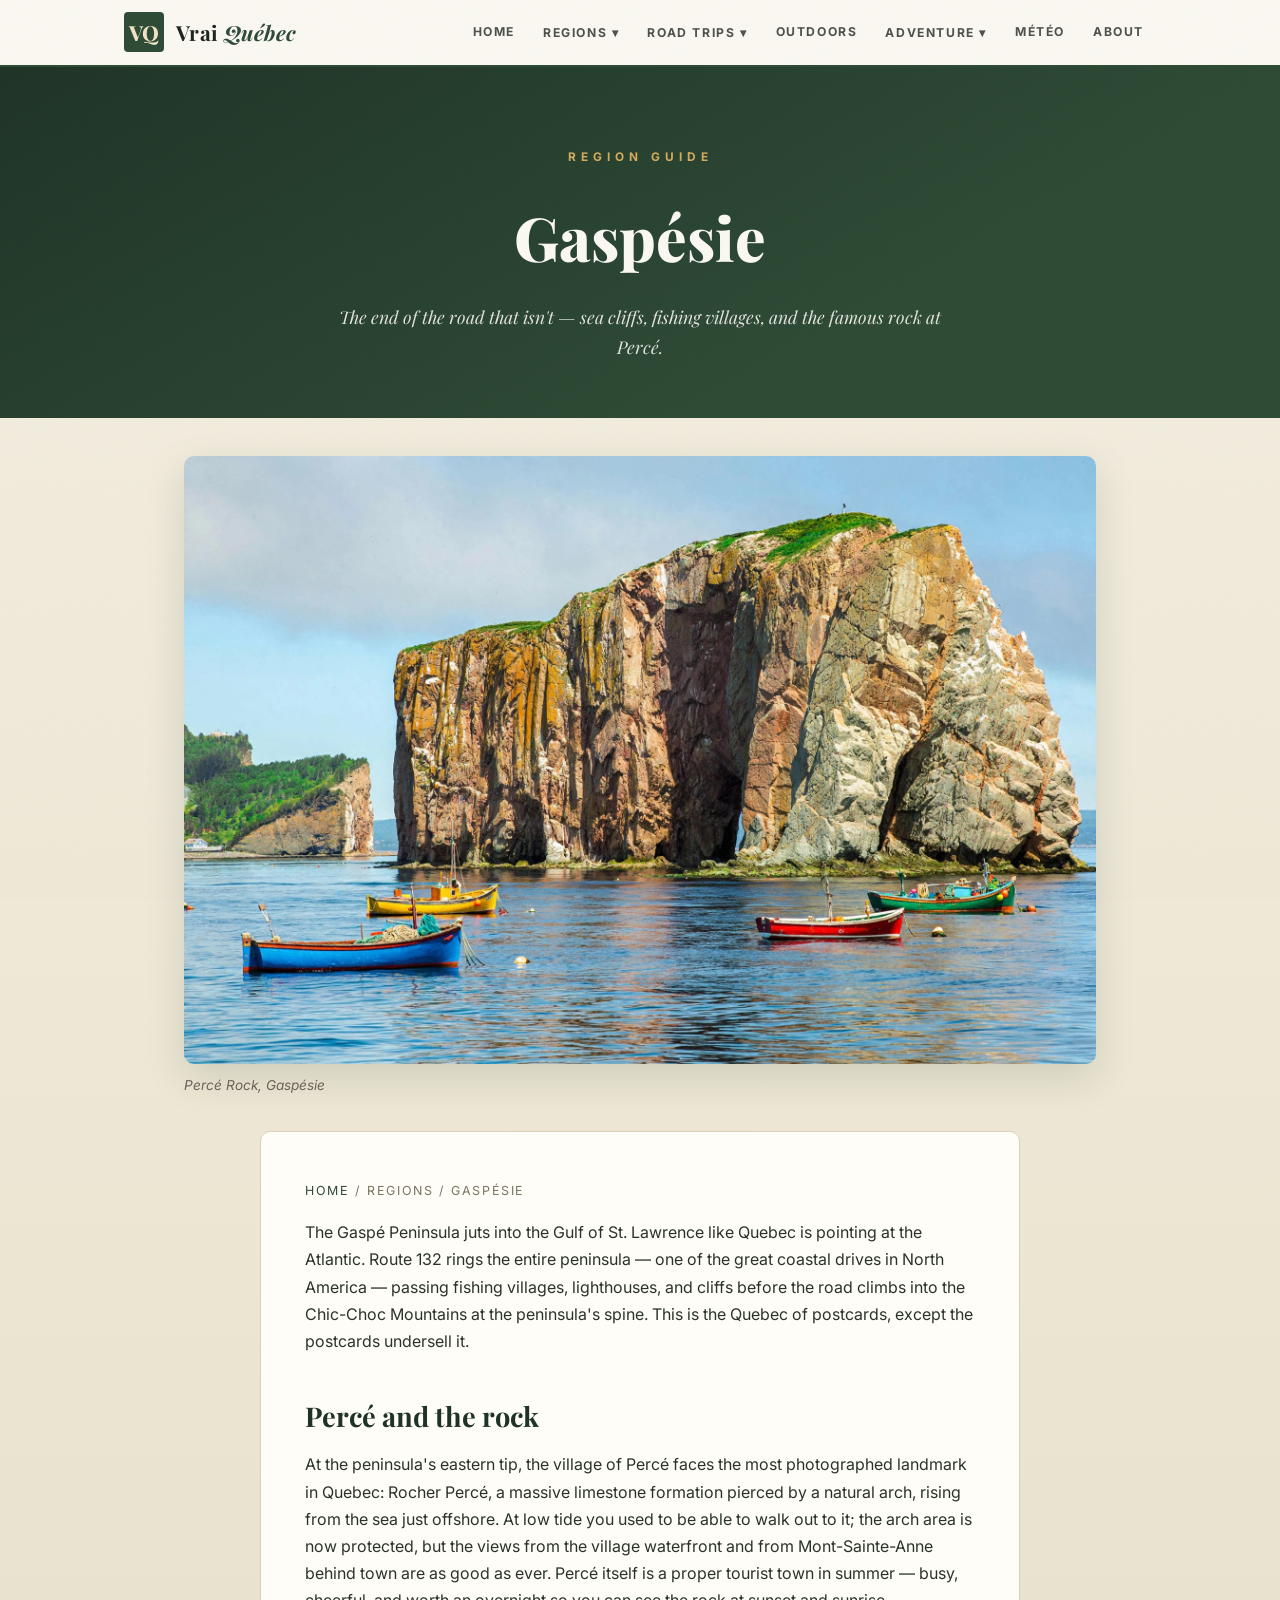
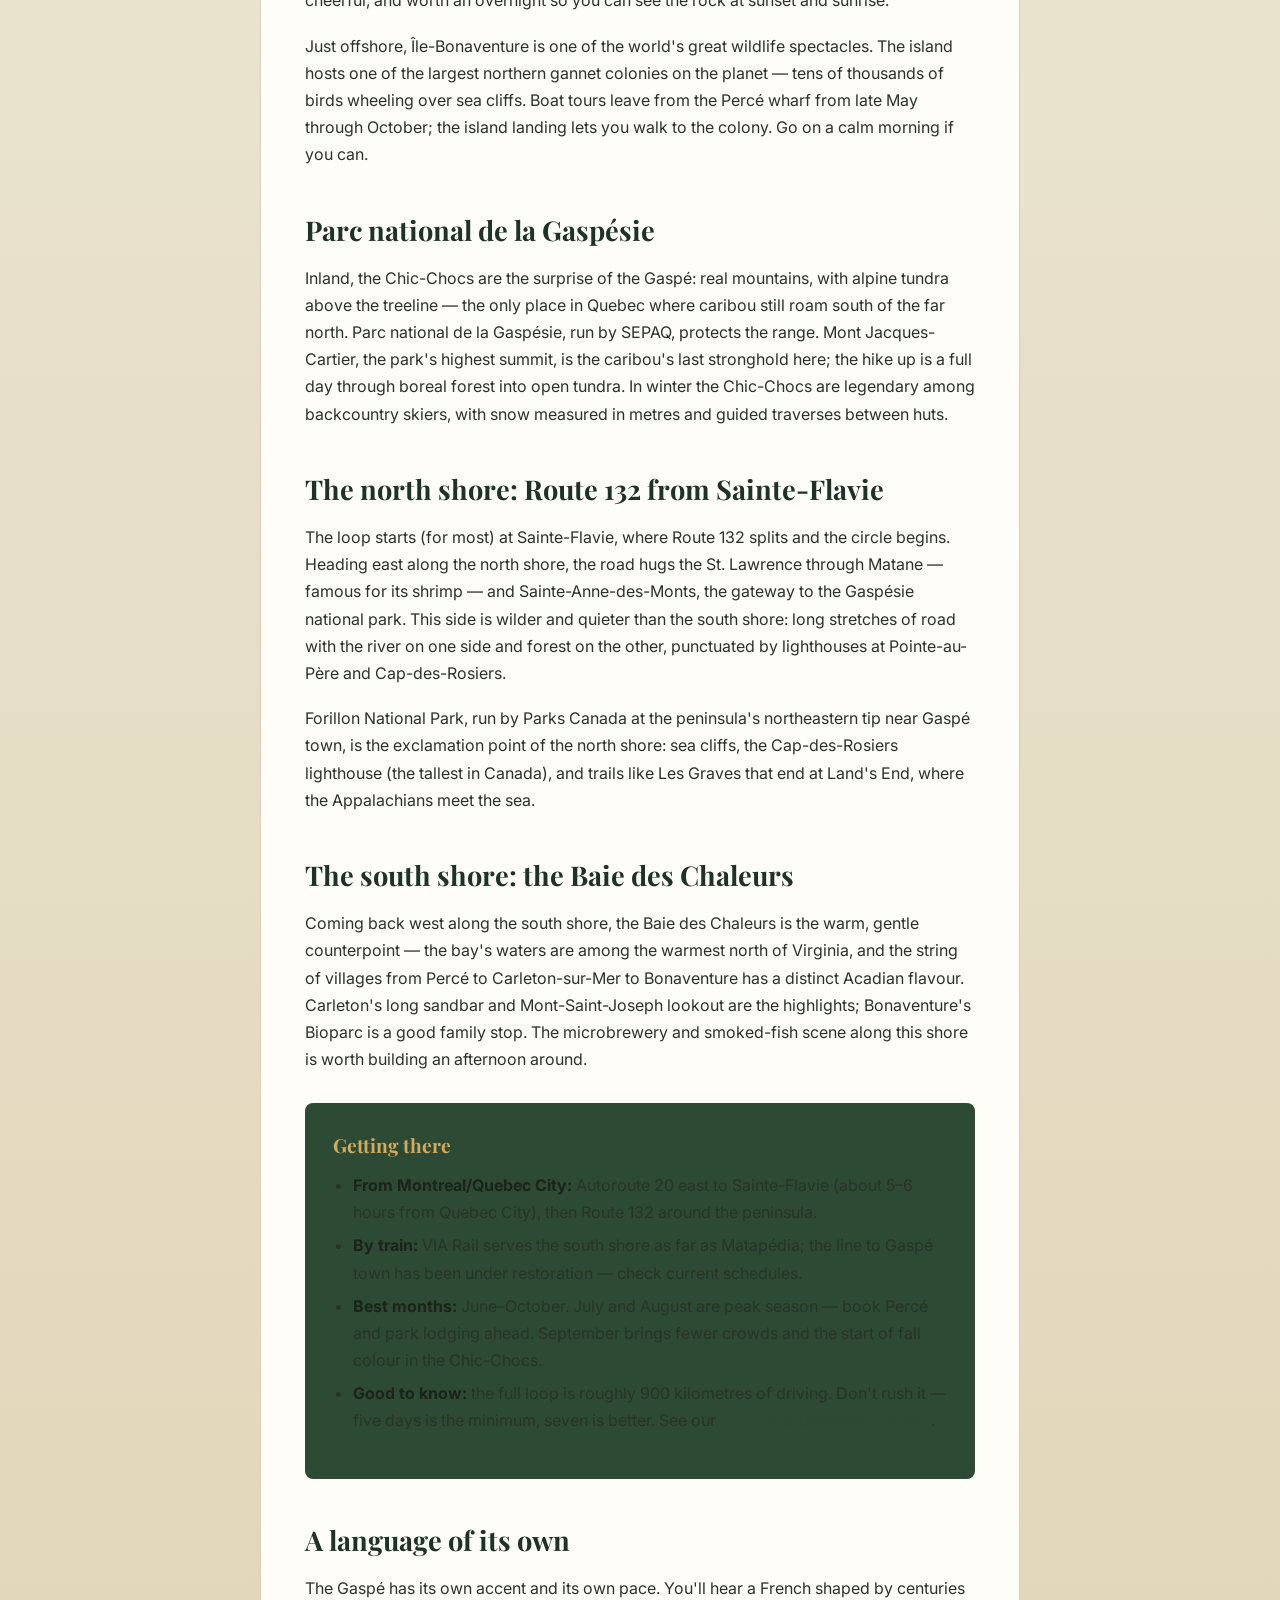
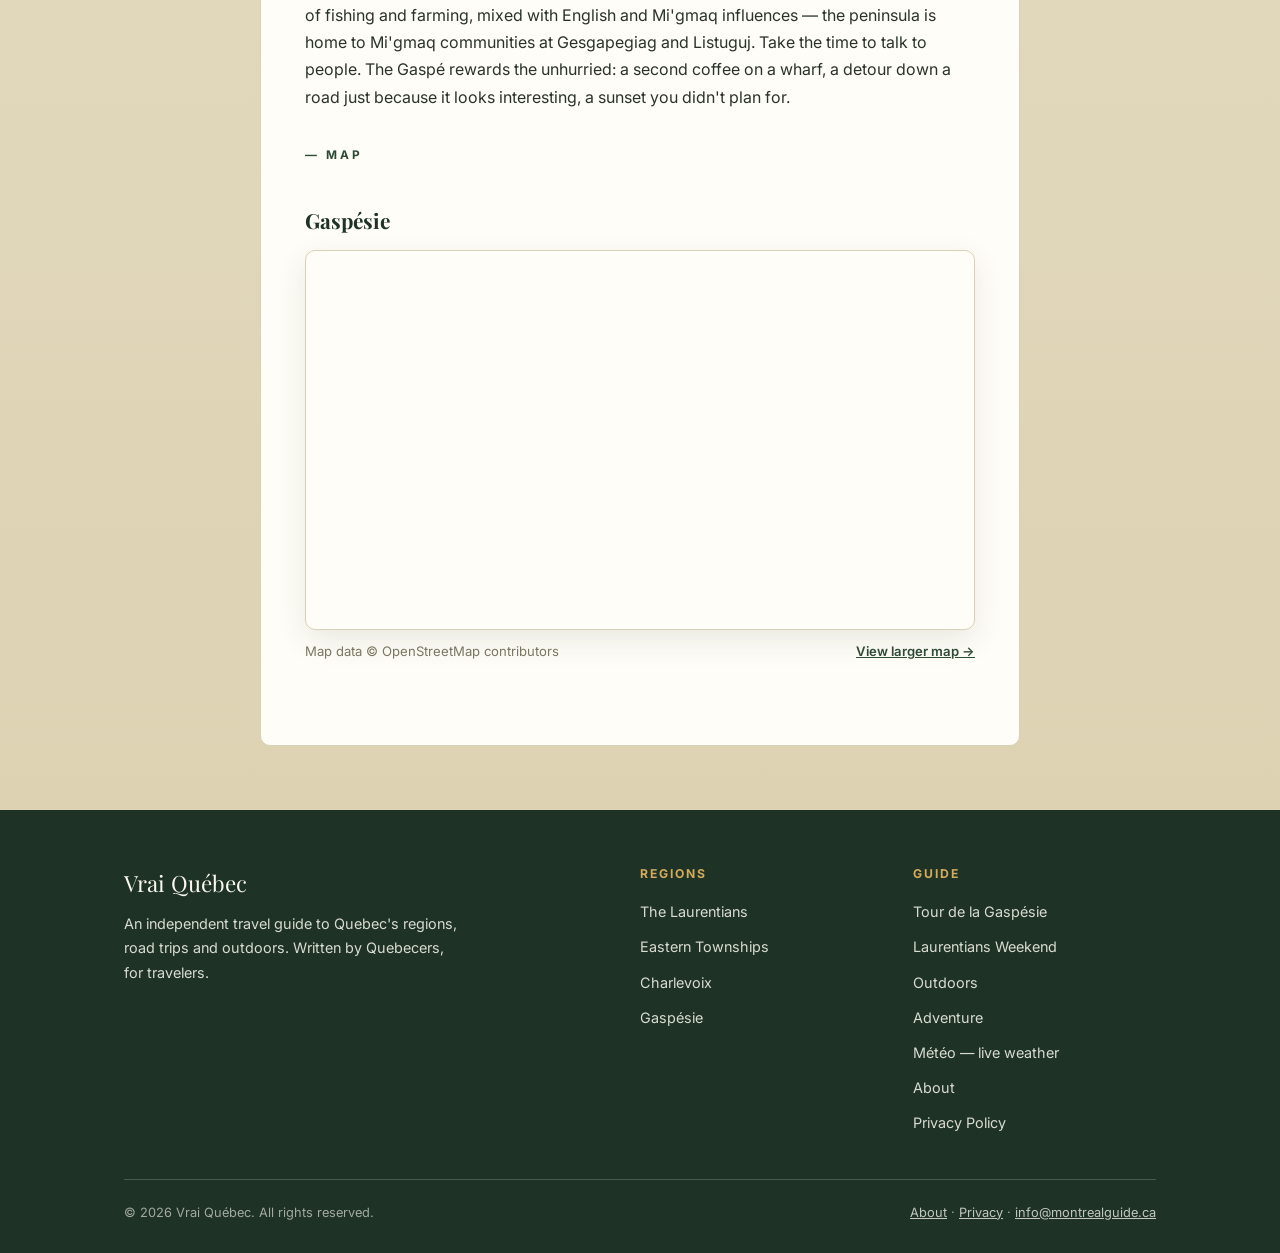
<file: regions/gaspesie.html>
<!DOCTYPE html>
<html lang="en">
<head>
<meta charset="UTF-8">
<meta name="viewport" content="width=device-width, initial-scale=1.0">
<title>Gaspésie — Vrai Québec Travel Guide</title>
<meta name="description" content="Guide to the Gaspé Peninsula: Percé, Rocher Percé, Île-Bonaventure, Parc national de la Gaspésie, and driving Route 132.">
<link rel="preconnect" href="https://fonts.googleapis.com">
<link rel="preconnect" href="https://fonts.gstatic.com" crossorigin>
<link href="https://fonts.googleapis.com/css2?family=Playfair+Display:ital,wght@0,500;0,700;0,800;1,500;1,600&family=Inter:wght@400;500;600;700&display=swap" rel="stylesheet">
<link rel="stylesheet" href="../styles.css">
<script async src="https://pagead2.googlesyndication.com/pagead/js/adsbygoogle.js?client=ca-pub-4276130467303652" crossorigin="anonymous"></script>
</head>
<body>
<header class="site-header">
  <div class="header-inner">
    <a class="brand" href="../index.html"><span class="brand-mark">VQ</span><span class="brand-text">Vrai <em>Québec</em></span></a>
    <button class="menu-toggle" aria-label="Menu" onclick="document.getElementById('mainNav').classList.toggle('open')">☰</button>
    <nav class="main-nav" id="mainNav">
      <a href="../index.html">Home</a>
      <div class="dropdown">
        <button class="dropbtn">Regions ▾</button>
        <div class="dropdown-menu">
          <a href="laurentides.html">The Laurentians<small>Mont-Tremblant, Saint-Sauveur, fall colours</small></a>
          <a href="eastern-townships.html">Eastern Townships<small>Magog, Mont-Orford, wine route</small></a>
          <a href="charlevoix.html">Charlevoix<small>Baie-Saint-Paul, Hautes-Gorges, Le Massif</small></a>
          <a href="gaspesie.html">Gaspésie<small>Percé, Route 132, national parks</small></a>
        </div>
      </div>
      <div class="dropdown">
        <button class="dropbtn">Road Trips ▾</button>
        <div class="dropdown-menu">
          <a href="../road-trips/gaspesie-loop.html">Tour de la Gaspésie<small>The full Route 132 loop, 5–7 days</small></a>
          <a href="../road-trips/laurentians-weekend.html">Laurentians Weekend<small>2–3 days from Montreal</small></a>
        </div>
      </div>
      <a href="../outdoors.html">Outdoors</a>
      <div class="dropdown">
        <button class="dropbtn">Adventure ▾</button>
        <div class="dropdown-menu">
          <a href="../aventure/index.html">Adventure Hub<small>Hikes, ski hills & waterfalls</small></a>
          <a href="../aventure/randonnee.html">Best Hikes<small>10 trails worth the climb</small></a>
          <a href="../aventure/ski.html">Ski Hills<small>Resorts from Tremblant to the Massif</small></a>
          <a href="../aventure/cascades.html">Waterfalls<small>Quebec's great falls</small></a>
        </div>
      </div>
      <a href="../meteo.html">Météo</a>
      <a href="../about.html">About</a>
    </nav>
  </div>
</header>

<main>
  <div class="page-hero">
    <div class="container">
      <div class="hero-kicker">Region guide</div>
      <h1>Gaspésie</h1>
      <p>The end of the road that isn't — sea cliffs, fishing villages, and the famous rock at Percé.</p>
    </div>
  </div>

  <figure class="page-photo">
    <img src="../images/gaspesie.jpg" alt="Percé Rock with fishing boats on the water">
    <figcaption>Percé Rock, Gaspésie</figcaption>
  </figure>

  <section>
    <div class="container">
      <div class="article">
        <div class="breadcrumb"><a href="../index.html">Home</a> / Regions / Gaspésie</div>
        <p>The Gaspé Peninsula juts into the Gulf of St. Lawrence like Quebec is pointing at the Atlantic. Route 132 rings the entire peninsula — one of the great coastal drives in North America — passing fishing villages, lighthouses, and cliffs before the road climbs into the Chic-Choc Mountains at the peninsula's spine. This is the Quebec of postcards, except the postcards undersell it.</p>

        <h2>Percé and the rock</h2>
        <p>At the peninsula's eastern tip, the village of Percé faces the most photographed landmark in Quebec: Rocher Percé, a massive limestone formation pierced by a natural arch, rising from the sea just offshore. At low tide you used to be able to walk out to it; the arch area is now protected, but the views from the village waterfront and from Mont-Sainte-Anne behind town are as good as ever. Percé itself is a proper tourist town in summer — busy, cheerful, and worth an overnight so you can see the rock at sunset and sunrise.</p>
        <p>Just offshore, Île-Bonaventure is one of the world's great wildlife spectacles. The island hosts one of the largest northern gannet colonies on the planet — tens of thousands of birds wheeling over sea cliffs. Boat tours leave from the Percé wharf from late May through October; the island landing lets you walk to the colony. Go on a calm morning if you can.</p>

        <h2>Parc national de la Gaspésie</h2>
        <p>Inland, the Chic-Chocs are the surprise of the Gaspé: real mountains, with alpine tundra above the treeline — the only place in Quebec where caribou still roam south of the far north. Parc national de la Gaspésie, run by SEPAQ, protects the range. Mont Jacques-Cartier, the park's highest summit, is the caribou's last stronghold here; the hike up is a full day through boreal forest into open tundra. In winter the Chic-Chocs are legendary among backcountry skiers, with snow measured in metres and guided traverses between huts.</p>

        <h2>The north shore: Route 132 from Sainte-Flavie</h2>
        <p>The loop starts (for most) at Sainte-Flavie, where Route 132 splits and the circle begins. Heading east along the north shore, the road hugs the St. Lawrence through Matane — famous for its shrimp — and Sainte-Anne-des-Monts, the gateway to the Gaspésie national park. This side is wilder and quieter than the south shore: long stretches of road with the river on one side and forest on the other, punctuated by lighthouses at Pointe-au-Père and Cap-des-Rosiers.</p>
        <p>Forillon National Park, run by Parks Canada at the peninsula's northeastern tip near Gaspé town, is the exclamation point of the north shore: sea cliffs, the Cap-des-Rosiers lighthouse (the tallest in Canada), and trails like Les Graves that end at Land's End, where the Appalachians meet the sea.</p>

        <h2>The south shore: the Baie des Chaleurs</h2>
        <p>Coming back west along the south shore, the Baie des Chaleurs is the warm, gentle counterpoint — the bay's waters are among the warmest north of Virginia, and the string of villages from Percé to Carleton-sur-Mer to Bonaventure has a distinct Acadian flavour. Carleton's long sandbar and Mont-Saint-Joseph lookout are the highlights; Bonaventure's Bioparc is a good family stop. The microbrewery and smoked-fish scene along this shore is worth building an afternoon around.</p>

        <div class="factbox">
          <h3>Getting there</h3>
          <ul>
            <li><strong>From Montreal/Quebec City:</strong> Autoroute 20 east to Sainte-Flavie (about 5–6 hours from Quebec City), then Route 132 around the peninsula.</li>
            <li><strong>By train:</strong> VIA Rail serves the south shore as far as Matapédia; the line to Gaspé town has been under restoration — check current schedules.</li>
            <li><strong>Best months:</strong> June–October. July and August are peak season — book Percé and park lodging ahead. September brings fewer crowds and the start of fall colour in the Chic-Chocs.</li>
            <li><strong>Good to know:</strong> the full loop is roughly 900 kilometres of driving. Don't rush it — five days is the minimum, seven is better. See our <a href="../road-trips/gaspesie-loop.html">Tour de la Gaspésie itinerary</a>.</li>
          </ul>
        </div>

        <h2>A language of its own</h2>
        <p>The Gaspé has its own accent and its own pace. You'll hear a French shaped by centuries of fishing and farming, mixed with English and Mi'gmaq influences — the peninsula is home to Mi'gmaq communities at Gesgapegiag and Listuguj. Take the time to talk to people. The Gaspé rewards the unhurried: a second coffee on a wharf, a detour down a road just because it looks interesting, a sunset you didn't plan for.</p>

        <div class="map-section">
          <div class="section-kicker">Map</div>
          <h2 style="font-size:1.3rem">Gaspésie</h2>
          <iframe class="map-frame" title="Map of the Gaspé Peninsula" loading="lazy" src="https://www.openstreetmap.org/export/embed.html?bbox=-67.5%2C48.0%2C-62.0%2C49.5&layer=mapnik&marker=48.7%2C-64.6"></iframe>
          <div class="map-caption"><span>Map data © OpenStreetMap contributors</span><a href="https://www.openstreetmap.org/#map=9/48.7/-64.6" target="_blank" rel="noopener">View larger map →</a></div>
        </div>
      </div>
    </div>
  </section>
</main>

<footer class="site-footer">
  <div class="footer-inner">
    <div class="footer-grid">
      <div>
        <div class="footer-brand">Vrai Québec</div>
        <p>An independent travel guide to Quebec's regions, road trips and outdoors. Written by Quebecers, for travelers.</p>
      </div>
      <div>
        <h4>Regions</h4>
        <ul>
          <li><a href="laurentides.html">The Laurentians</a></li>
          <li><a href="eastern-townships.html">Eastern Townships</a></li>
          <li><a href="charlevoix.html">Charlevoix</a></li>
          <li><a href="gaspesie.html">Gaspésie</a></li>
        </ul>
      </div>
      <div>
        <h4>Guide</h4>
        <ul>
          <li><a href="../road-trips/gaspesie-loop.html">Tour de la Gaspésie</a></li>
          <li><a href="../road-trips/laurentians-weekend.html">Laurentians Weekend</a></li>
          <li><a href="../outdoors.html">Outdoors</a></li>
          <li><a href="../aventure/index.html">Adventure</a></li>
          <li><a href="../meteo.html">Météo — live weather</a></li>
          <li><a href="../about.html">About</a></li>
          <li><a href="../privacy.html">Privacy Policy</a></li>
        </ul>
      </div>
    </div>
    <div class="footer-bottom">
      <span>© 2026 Vrai Québec. All rights reserved.</span>
      <span><a href="../about.html">About</a> · <a href="../privacy.html">Privacy</a> · <a href="mailto:info@montrealguide.ca">info@montrealguide.ca</a></span>
    </div>
  </div>
</footer>
<script>
document.querySelectorAll('.dropdown > .dropbtn').forEach(function(b){
  b.addEventListener('click',function(e){e.preventDefault();b.parentElement.classList.toggle('open');});
});
</script>
</body>
</html>
</file>
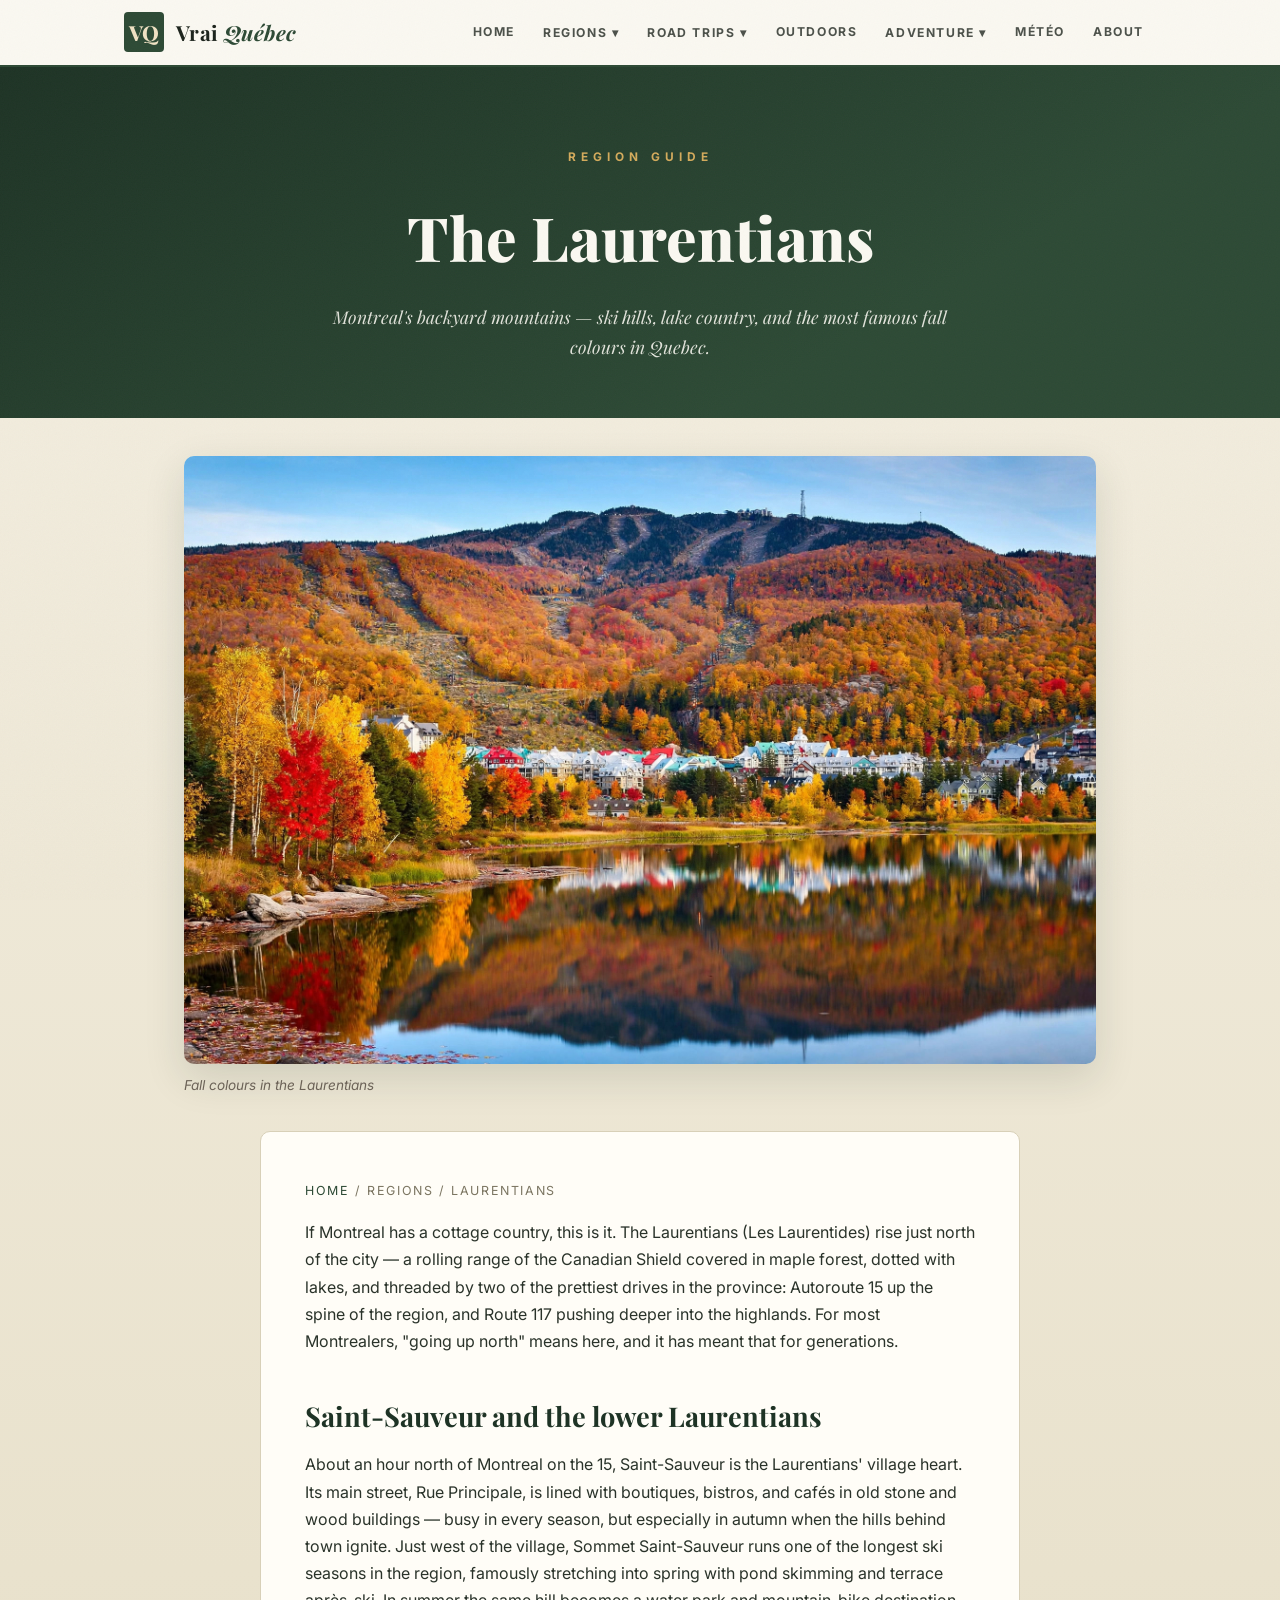
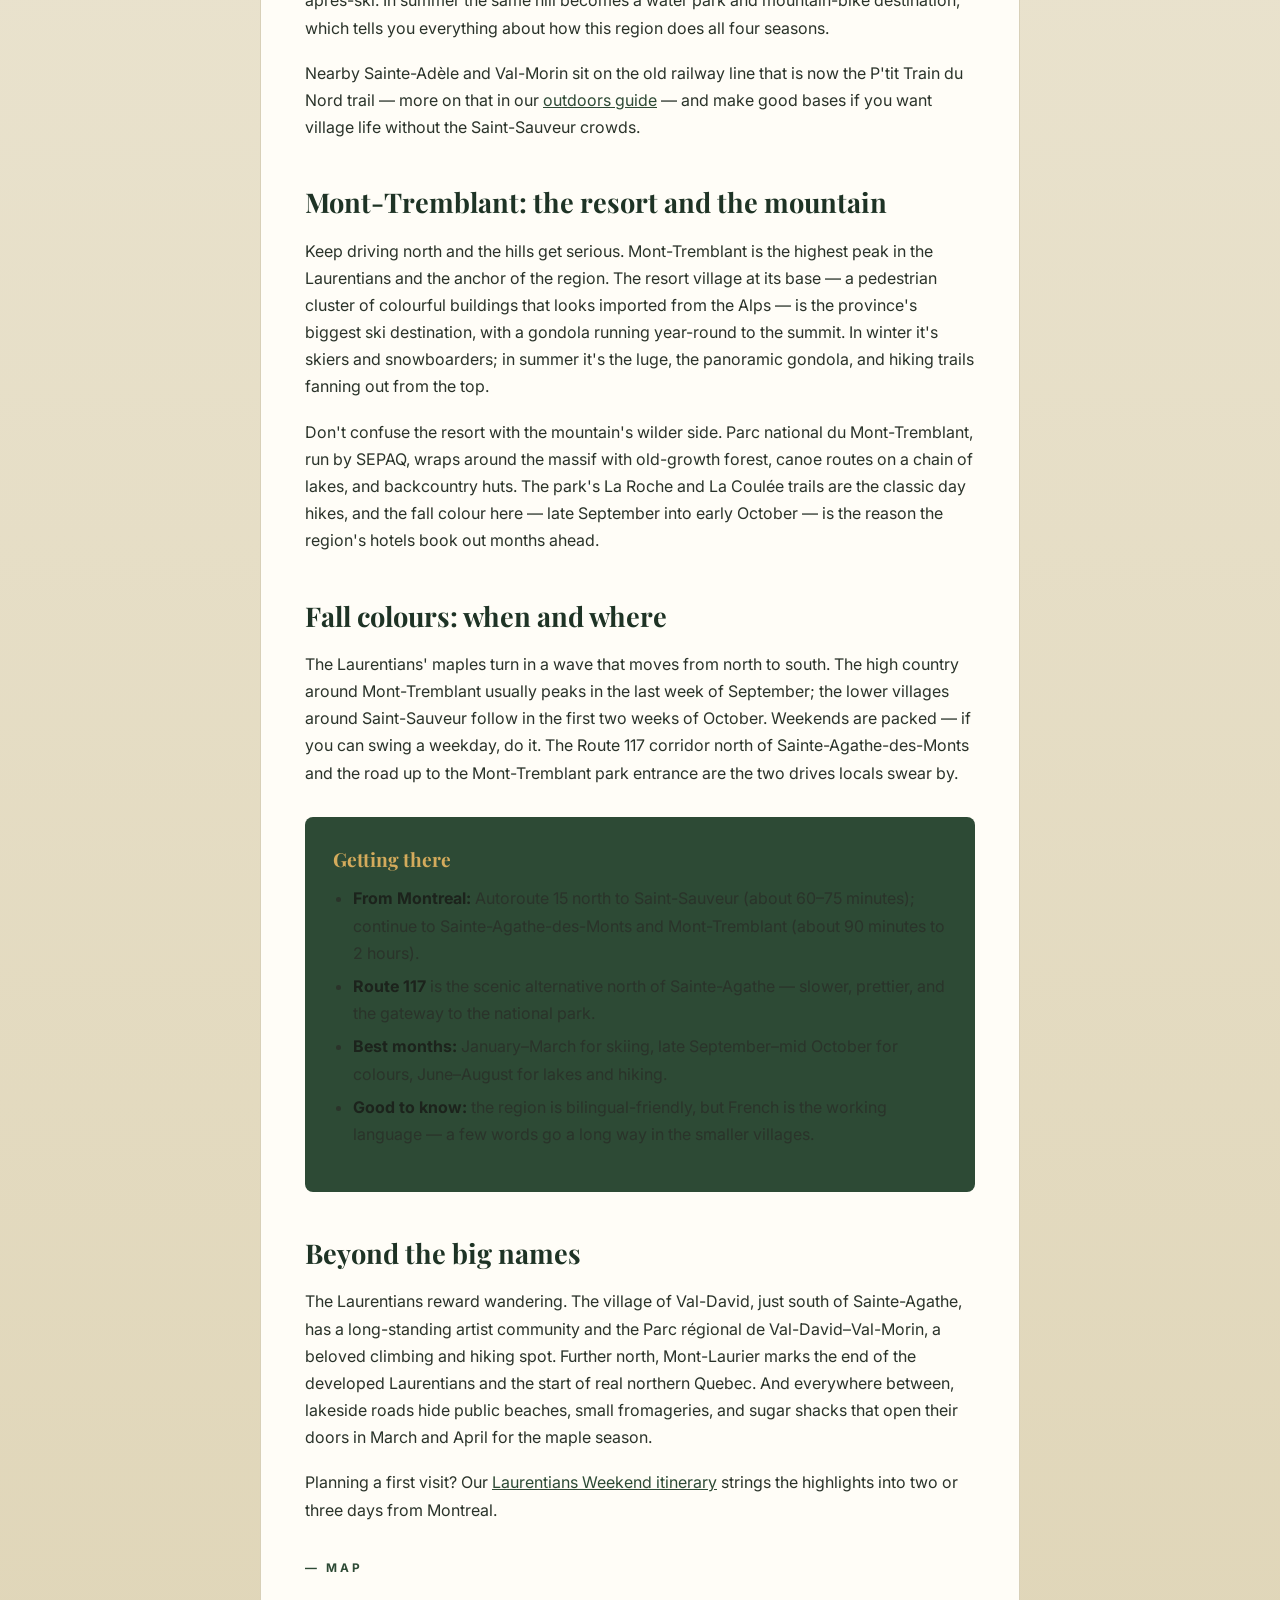
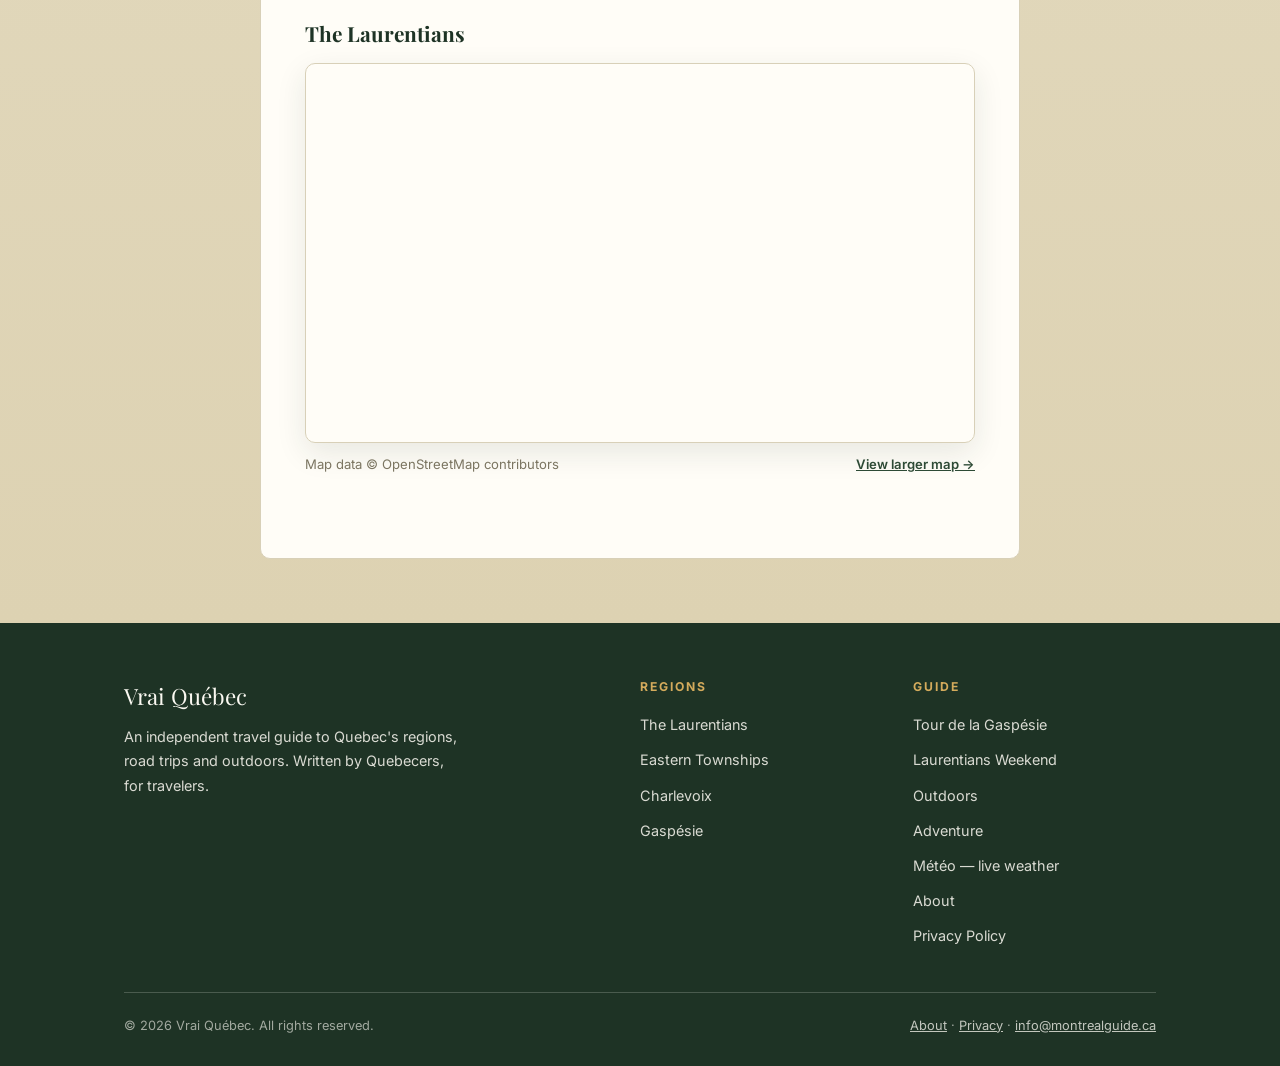
<file: regions/laurentides.html>
<!DOCTYPE html>
<html lang="en">
<head>
<meta charset="UTF-8">
<meta name="viewport" content="width=device-width, initial-scale=1.0">
<title>The Laurentians — Vrai Québec Travel Guide</title>
<meta name="description" content="Guide to the Laurentians: Mont-Tremblant, Saint-Sauveur, Parc national du Mont-Tremblant, fall colours, skiing, and getting there from Montreal.">
<link rel="preconnect" href="https://fonts.googleapis.com">
<link rel="preconnect" href="https://fonts.gstatic.com" crossorigin>
<link href="https://fonts.googleapis.com/css2?family=Playfair+Display:ital,wght@0,500;0,700;0,800;1,500;1,600&family=Inter:wght@400;500;600;700&display=swap" rel="stylesheet">
<link rel="stylesheet" href="../styles.css">
<script async src="https://pagead2.googlesyndication.com/pagead/js/adsbygoogle.js?client=ca-pub-4276130467303652" crossorigin="anonymous"></script>
</head>
<body>
<header class="site-header">
  <div class="header-inner">
    <a class="brand" href="../index.html"><span class="brand-mark">VQ</span><span class="brand-text">Vrai <em>Québec</em></span></a>
    <button class="menu-toggle" aria-label="Menu" onclick="document.getElementById('mainNav').classList.toggle('open')">☰</button>
    <nav class="main-nav" id="mainNav">
      <a href="../index.html">Home</a>
      <div class="dropdown">
        <button class="dropbtn">Regions ▾</button>
        <div class="dropdown-menu">
          <a href="laurentides.html">The Laurentians<small>Mont-Tremblant, Saint-Sauveur, fall colours</small></a>
          <a href="eastern-townships.html">Eastern Townships<small>Magog, Mont-Orford, wine route</small></a>
          <a href="charlevoix.html">Charlevoix<small>Baie-Saint-Paul, Hautes-Gorges, Le Massif</small></a>
          <a href="gaspesie.html">Gaspésie<small>Percé, Route 132, national parks</small></a>
        </div>
      </div>
      <div class="dropdown">
        <button class="dropbtn">Road Trips ▾</button>
        <div class="dropdown-menu">
          <a href="../road-trips/gaspesie-loop.html">Tour de la Gaspésie<small>The full Route 132 loop, 5–7 days</small></a>
          <a href="../road-trips/laurentians-weekend.html">Laurentians Weekend<small>2–3 days from Montreal</small></a>
        </div>
      </div>
      <a href="../outdoors.html">Outdoors</a>
      <div class="dropdown">
        <button class="dropbtn">Adventure ▾</button>
        <div class="dropdown-menu">
          <a href="../aventure/index.html">Adventure Hub<small>Hikes, ski hills & waterfalls</small></a>
          <a href="../aventure/randonnee.html">Best Hikes<small>10 trails worth the climb</small></a>
          <a href="../aventure/ski.html">Ski Hills<small>Resorts from Tremblant to the Massif</small></a>
          <a href="../aventure/cascades.html">Waterfalls<small>Quebec's great falls</small></a>
        </div>
      </div>
      <a href="../meteo.html">Météo</a>
      <a href="../about.html">About</a>
    </nav>
  </div>
</header>

<main>
  <div class="page-hero">
    <div class="container">
      <div class="hero-kicker">Region guide</div>
      <h1>The Laurentians</h1>
      <p>Montreal's backyard mountains — ski hills, lake country, and the most famous fall colours in Quebec.</p>
    </div>
  </div>

  <figure class="page-photo">
    <img src="../images/laurentians.jpg" alt="Mont-Tremblant in autumn colours reflected in a lake">
    <figcaption>Fall colours in the Laurentians</figcaption>
  </figure>

  <section>
    <div class="container">
      <div class="article">
        <div class="breadcrumb"><a href="../index.html">Home</a> / Regions / Laurentians</div>
        <p>If Montreal has a cottage country, this is it. The Laurentians (Les Laurentides) rise just north of the city — a rolling range of the Canadian Shield covered in maple forest, dotted with lakes, and threaded by two of the prettiest drives in the province: Autoroute 15 up the spine of the region, and Route 117 pushing deeper into the highlands. For most Montrealers, "going up north" means here, and it has meant that for generations.</p>

        <h2>Saint-Sauveur and the lower Laurentians</h2>
        <p>About an hour north of Montreal on the 15, Saint-Sauveur is the Laurentians' village heart. Its main street, Rue Principale, is lined with boutiques, bistros, and cafés in old stone and wood buildings — busy in every season, but especially in autumn when the hills behind town ignite. Just west of the village, Sommet Saint-Sauveur runs one of the longest ski seasons in the region, famously stretching into spring with pond skimming and terrace après-ski. In summer the same hill becomes a water park and mountain-bike destination, which tells you everything about how this region does all four seasons.</p>
        <p>Nearby Sainte-Adèle and Val-Morin sit on the old railway line that is now the P'tit Train du Nord trail — more on that in our <a href="../outdoors.html">outdoors guide</a> — and make good bases if you want village life without the Saint-Sauveur crowds.</p>

        <h2>Mont-Tremblant: the resort and the mountain</h2>
        <p>Keep driving north and the hills get serious. Mont-Tremblant is the highest peak in the Laurentians and the anchor of the region. The resort village at its base — a pedestrian cluster of colourful buildings that looks imported from the Alps — is the province's biggest ski destination, with a gondola running year-round to the summit. In winter it's skiers and snowboarders; in summer it's the luge, the panoramic gondola, and hiking trails fanning out from the top.</p>
        <p>Don't confuse the resort with the mountain's wilder side. Parc national du Mont-Tremblant, run by SEPAQ, wraps around the massif with old-growth forest, canoe routes on a chain of lakes, and backcountry huts. The park's La Roche and La Coulée trails are the classic day hikes, and the fall colour here — late September into early October — is the reason the region's hotels book out months ahead.</p>

        <h2>Fall colours: when and where</h2>
        <p>The Laurentians' maples turn in a wave that moves from north to south. The high country around Mont-Tremblant usually peaks in the last week of September; the lower villages around Saint-Sauveur follow in the first two weeks of October. Weekends are packed — if you can swing a weekday, do it. The Route 117 corridor north of Sainte-Agathe-des-Monts and the road up to the Mont-Tremblant park entrance are the two drives locals swear by.</p>

        <div class="factbox">
          <h3>Getting there</h3>
          <ul>
            <li><strong>From Montreal:</strong> Autoroute 15 north to Saint-Sauveur (about 60–75 minutes); continue to Sainte-Agathe-des-Monts and Mont-Tremblant (about 90 minutes to 2 hours).</li>
            <li><strong>Route 117</strong> is the scenic alternative north of Sainte-Agathe — slower, prettier, and the gateway to the national park.</li>
            <li><strong>Best months:</strong> January–March for skiing, late September–mid October for colours, June–August for lakes and hiking.</li>
            <li><strong>Good to know:</strong> the region is bilingual-friendly, but French is the working language — a few words go a long way in the smaller villages.</li>
          </ul>
        </div>

        <h2>Beyond the big names</h2>
        <p>The Laurentians reward wandering. The village of Val-David, just south of Sainte-Agathe, has a long-standing artist community and the Parc régional de Val-David–Val-Morin, a beloved climbing and hiking spot. Further north, Mont-Laurier marks the end of the developed Laurentians and the start of real northern Quebec. And everywhere between, lakeside roads hide public beaches, small fromageries, and sugar shacks that open their doors in March and April for the maple season.</p>
        <p>Planning a first visit? Our <a href="../road-trips/laurentians-weekend.html">Laurentians Weekend itinerary</a> strings the highlights into two or three days from Montreal.</p>

        <div class="map-section">
          <div class="section-kicker">Map</div>
          <h2 style="font-size:1.3rem">The Laurentians</h2>
          <iframe class="map-frame" title="Map of the Laurentians" loading="lazy" src="https://www.openstreetmap.org/export/embed.html?bbox=-75.3%2C45.5%2C-73.4%2C46.6&layer=mapnik&marker=46.05%2C-74.35"></iframe>
          <div class="map-caption"><span>Map data © OpenStreetMap contributors</span><a href="https://www.openstreetmap.org/#map=9/46.05/-74.35" target="_blank" rel="noopener">View larger map →</a></div>
        </div>
      </div>
    </div>
  </section>
</main>

<footer class="site-footer">
  <div class="footer-inner">
    <div class="footer-grid">
      <div>
        <div class="footer-brand">Vrai Québec</div>
        <p>An independent travel guide to Quebec's regions, road trips and outdoors. Written by Quebecers, for travelers.</p>
      </div>
      <div>
        <h4>Regions</h4>
        <ul>
          <li><a href="laurentides.html">The Laurentians</a></li>
          <li><a href="eastern-townships.html">Eastern Townships</a></li>
          <li><a href="charlevoix.html">Charlevoix</a></li>
          <li><a href="gaspesie.html">Gaspésie</a></li>
        </ul>
      </div>
      <div>
        <h4>Guide</h4>
        <ul>
          <li><a href="../road-trips/gaspesie-loop.html">Tour de la Gaspésie</a></li>
          <li><a href="../road-trips/laurentians-weekend.html">Laurentians Weekend</a></li>
          <li><a href="../outdoors.html">Outdoors</a></li>
          <li><a href="../aventure/index.html">Adventure</a></li>
          <li><a href="../meteo.html">Météo — live weather</a></li>
          <li><a href="../about.html">About</a></li>
          <li><a href="../privacy.html">Privacy Policy</a></li>
        </ul>
      </div>
    </div>
    <div class="footer-bottom">
      <span>© 2026 Vrai Québec. All rights reserved.</span>
      <span><a href="../about.html">About</a> · <a href="../privacy.html">Privacy</a> · <a href="mailto:info@montrealguide.ca">info@montrealguide.ca</a></span>
    </div>
  </div>
</footer>
<script>
document.querySelectorAll('.dropdown > .dropbtn').forEach(function(b){
  b.addEventListener('click',function(e){e.preventDefault();b.parentElement.classList.toggle('open');});
});
</script>
</body>
</html>
</file>
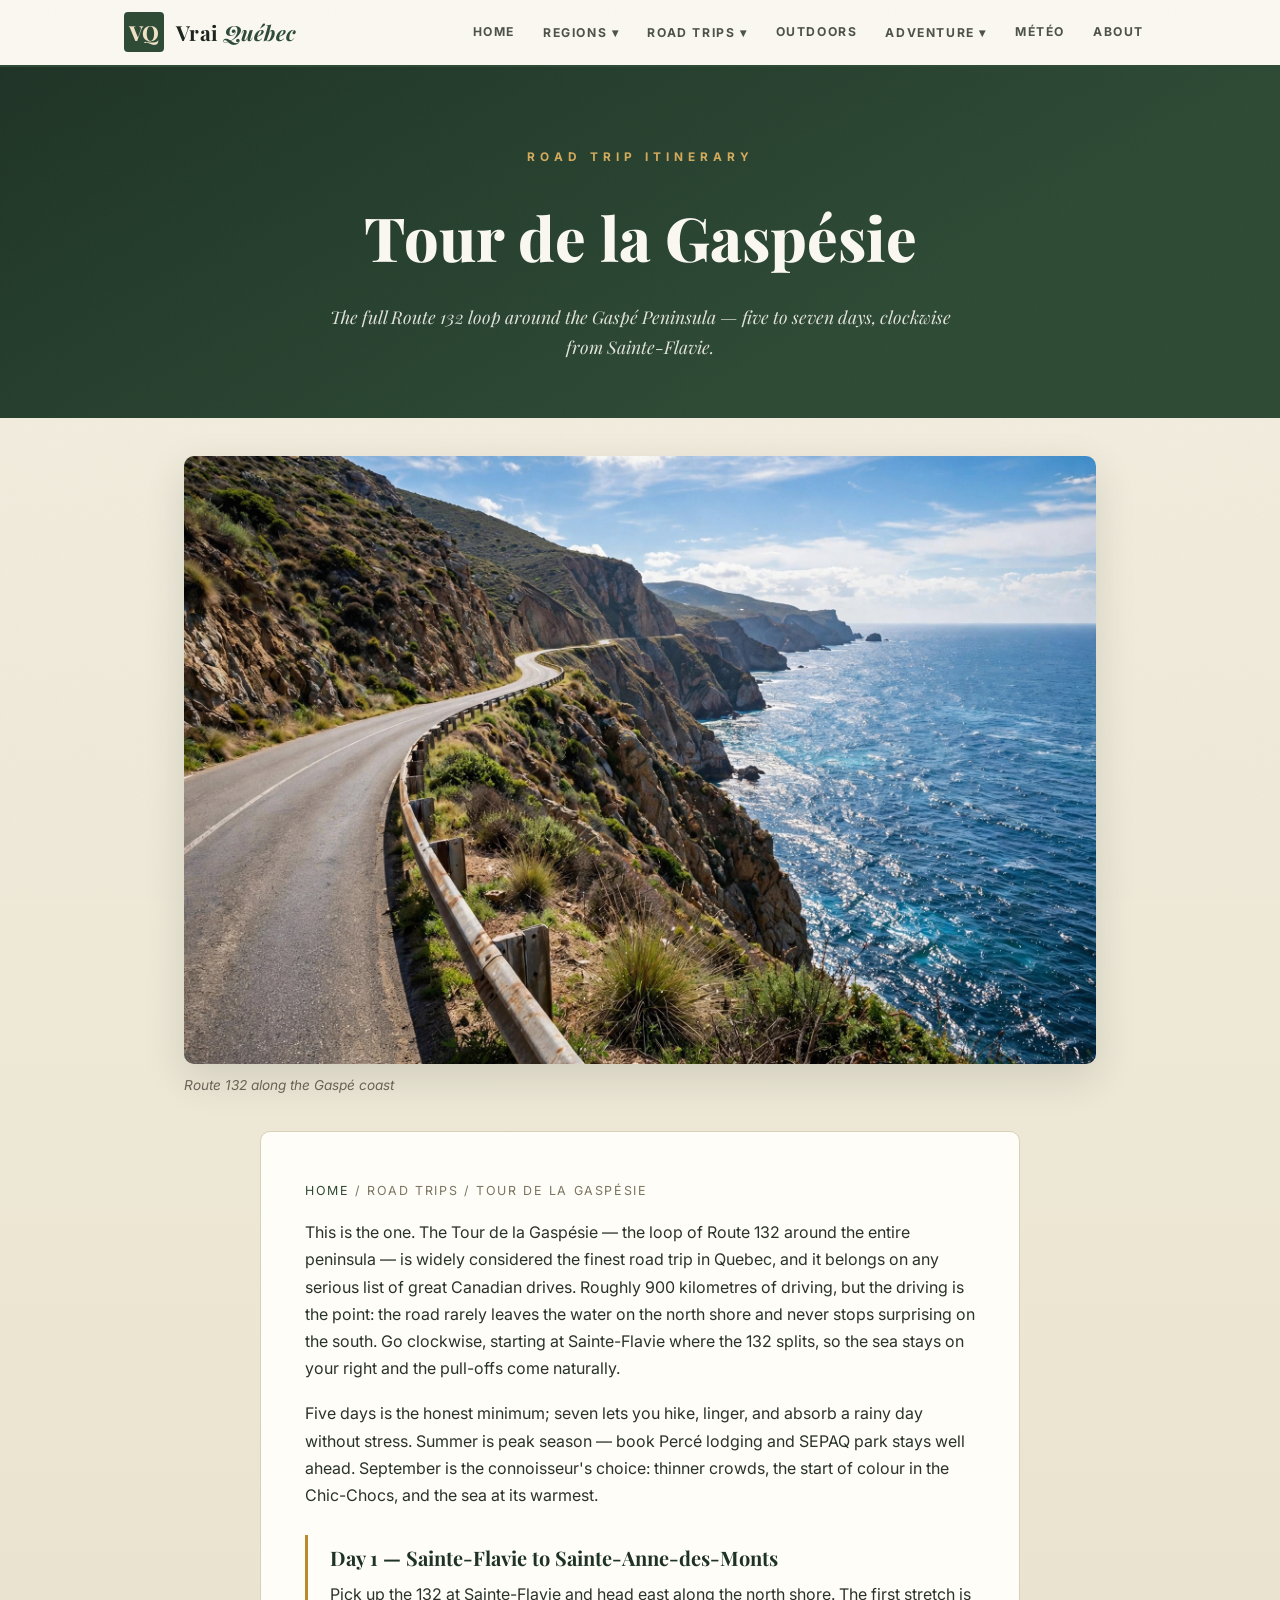
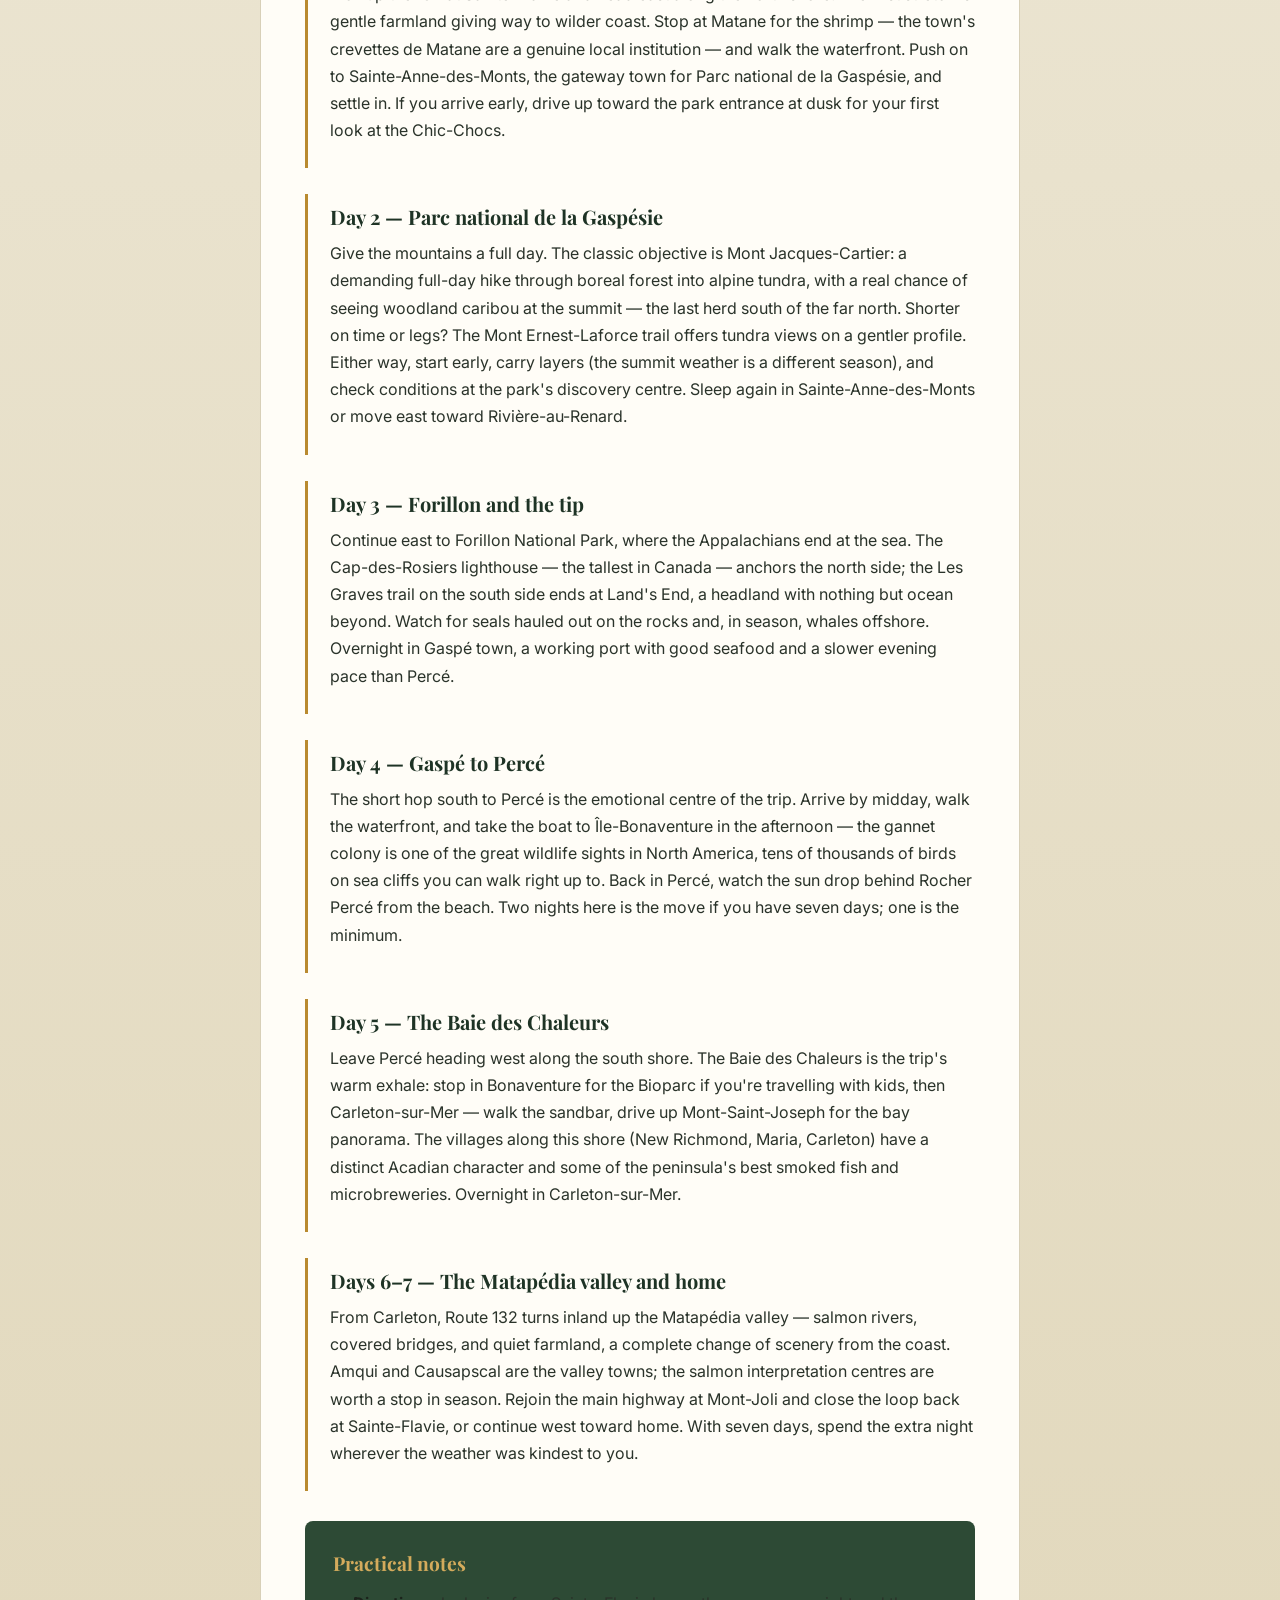
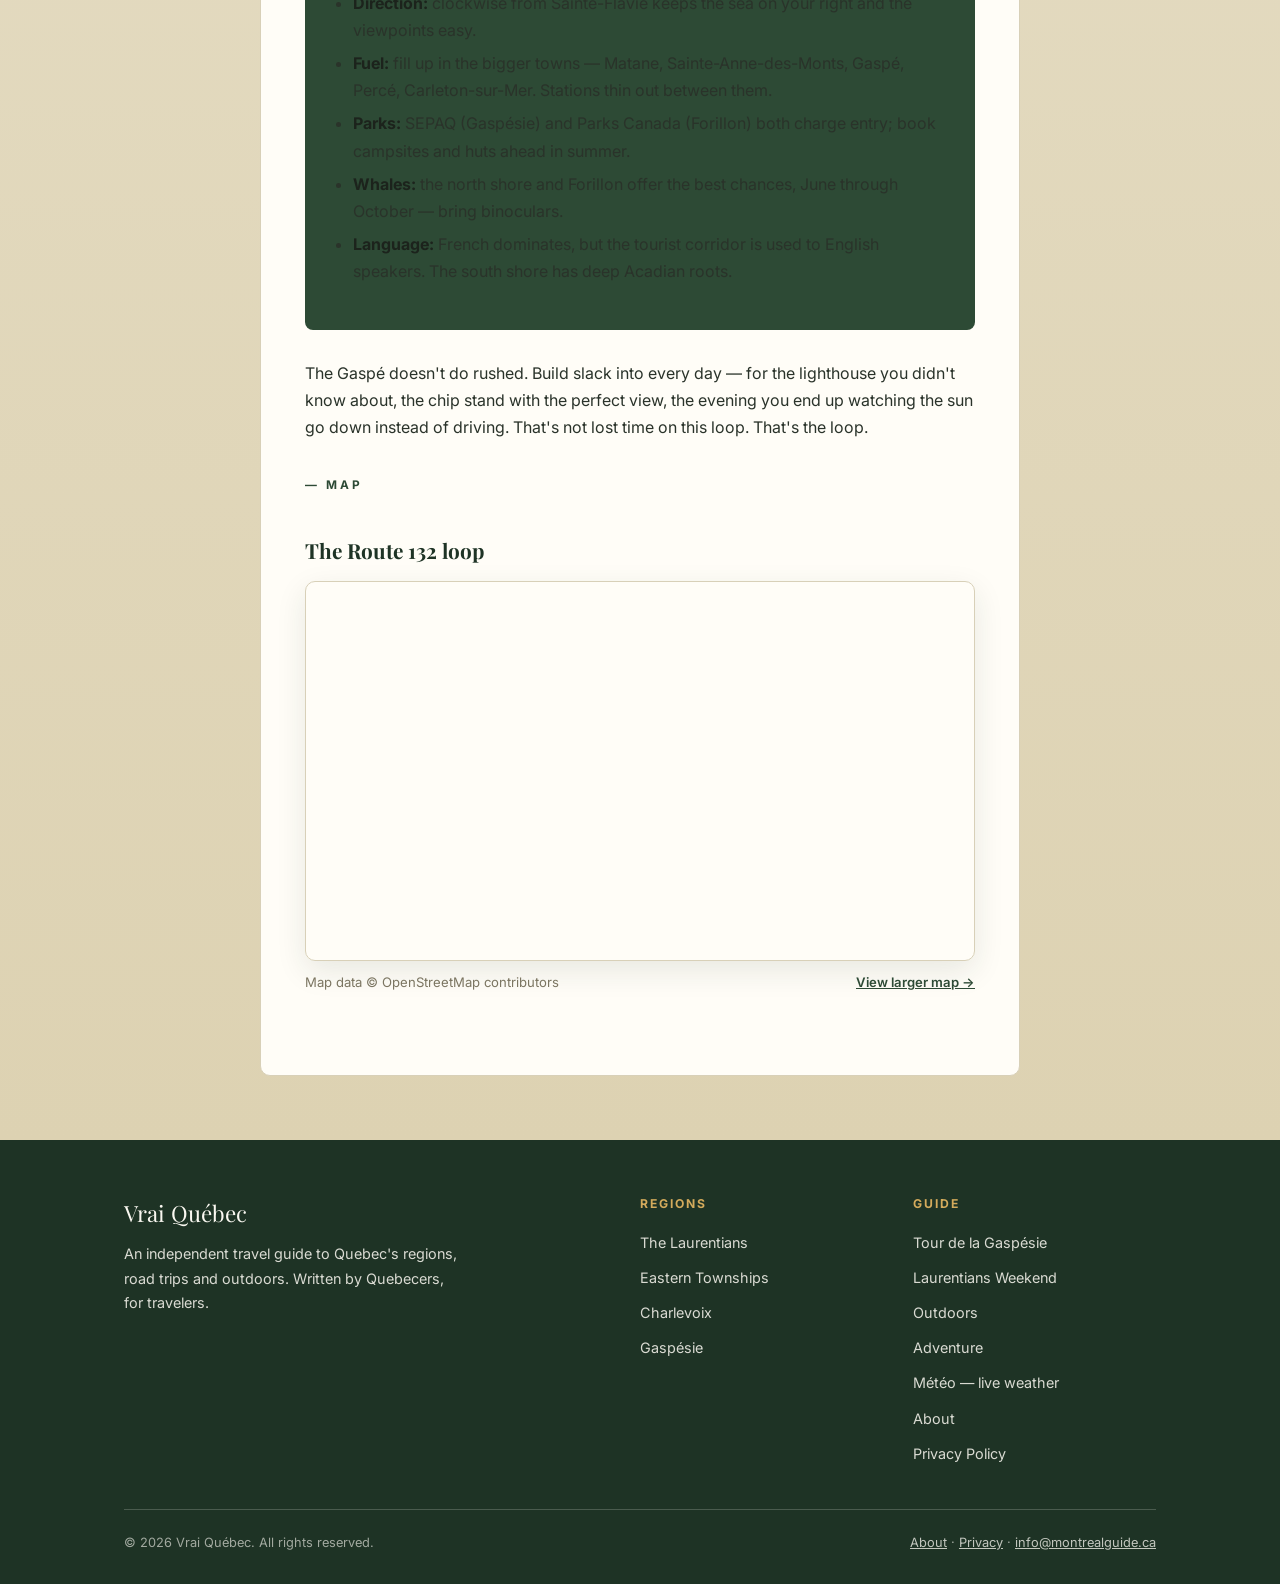
<file: road-trips/gaspesie-loop.html>
<!DOCTYPE html>
<html lang="en">
<head>
<meta charset="UTF-8">
<meta name="viewport" content="width=device-width, initial-scale=1.0">
<title>Tour de la Gaspésie — 5–7 Day Route 132 Itinerary | Vrai Québec</title>
<meta name="description" content="The complete Tour de la Gaspésie itinerary: driving the Route 132 loop around the Gaspé Peninsula in 5–7 days — Percé, Forillon, the Chic-Chocs, and the Baie des Chaleurs.">
<link rel="preconnect" href="https://fonts.googleapis.com">
<link rel="preconnect" href="https://fonts.gstatic.com" crossorigin>
<link href="https://fonts.googleapis.com/css2?family=Playfair+Display:ital,wght@0,500;0,700;0,800;1,500;1,600&family=Inter:wght@400;500;600;700&display=swap" rel="stylesheet">
<link rel="stylesheet" href="../styles.css">
<script async src="https://pagead2.googlesyndication.com/pagead/js/adsbygoogle.js?client=ca-pub-4276130467303652" crossorigin="anonymous"></script>
</head>
<body>
<header class="site-header">
  <div class="header-inner">
    <a class="brand" href="../index.html"><span class="brand-mark">VQ</span><span class="brand-text">Vrai <em>Québec</em></span></a>
    <button class="menu-toggle" aria-label="Menu" onclick="document.getElementById('mainNav').classList.toggle('open')">☰</button>
    <nav class="main-nav" id="mainNav">
      <a href="../index.html">Home</a>
      <div class="dropdown">
        <button class="dropbtn">Regions ▾</button>
        <div class="dropdown-menu">
          <a href="../regions/laurentides.html">The Laurentians<small>Mont-Tremblant, Saint-Sauveur, fall colours</small></a>
          <a href="../regions/eastern-townships.html">Eastern Townships<small>Magog, Mont-Orford, wine route</small></a>
          <a href="../regions/charlevoix.html">Charlevoix<small>Baie-Saint-Paul, Hautes-Gorges, Le Massif</small></a>
          <a href="../regions/gaspesie.html">Gaspésie<small>Percé, Route 132, national parks</small></a>
        </div>
      </div>
      <div class="dropdown">
        <button class="dropbtn">Road Trips ▾</button>
        <div class="dropdown-menu">
          <a href="gaspesie-loop.html">Tour de la Gaspésie<small>The full Route 132 loop, 5–7 days</small></a>
          <a href="laurentians-weekend.html">Laurentians Weekend<small>2–3 days from Montreal</small></a>
        </div>
      </div>
      <a href="../outdoors.html">Outdoors</a>
      <div class="dropdown">
        <button class="dropbtn">Adventure ▾</button>
        <div class="dropdown-menu">
          <a href="../aventure/index.html">Adventure Hub<small>Hikes, ski hills & waterfalls</small></a>
          <a href="../aventure/randonnee.html">Best Hikes<small>10 trails worth the climb</small></a>
          <a href="../aventure/ski.html">Ski Hills<small>Resorts from Tremblant to the Massif</small></a>
          <a href="../aventure/cascades.html">Waterfalls<small>Quebec's great falls</small></a>
        </div>
      </div>
      <a href="../meteo.html">Météo</a>
      <a href="../about.html">About</a>
    </nav>
  </div>
</header>

<main>
  <div class="page-hero">
    <div class="container">
      <div class="hero-kicker">Road trip itinerary</div>
      <h1>Tour de la Gaspésie</h1>
      <p>The full Route 132 loop around the Gaspé Peninsula — five to seven days, clockwise from Sainte-Flavie.</p>
    </div>
  </div>

  <figure class="page-photo">
    <img src="../images/roadtrip-gaspesie.jpg" alt="Route 132 curving along the cliffs above the sea in Gaspésie">
    <figcaption>Route 132 along the Gaspé coast</figcaption>
  </figure>

  <section>
    <div class="container">
      <div class="article">
        <div class="breadcrumb"><a href="../index.html">Home</a> / Road Trips / Tour de la Gaspésie</div>
        <p>This is the one. The Tour de la Gaspésie — the loop of Route 132 around the entire peninsula — is widely considered the finest road trip in Quebec, and it belongs on any serious list of great Canadian drives. Roughly 900 kilometres of driving, but the driving is the point: the road rarely leaves the water on the north shore and never stops surprising on the south. Go clockwise, starting at Sainte-Flavie where the 132 splits, so the sea stays on your right and the pull-offs come naturally.</p>
        <p>Five days is the honest minimum; seven lets you hike, linger, and absorb a rainy day without stress. Summer is peak season — book Percé lodging and SEPAQ park stays well ahead. September is the connoisseur's choice: thinner crowds, the start of colour in the Chic-Chocs, and the sea at its warmest.</p>

        <div class="itinerary-day">
          <h3>Day 1 — Sainte-Flavie to Sainte-Anne-des-Monts</h3>
          <p>Pick up the 132 at Sainte-Flavie and head east along the north shore. The first stretch is gentle farmland giving way to wilder coast. Stop at Matane for the shrimp — the town's crevettes de Matane are a genuine local institution — and walk the waterfront. Push on to Sainte-Anne-des-Monts, the gateway town for Parc national de la Gaspésie, and settle in. If you arrive early, drive up toward the park entrance at dusk for your first look at the Chic-Chocs.</p>
        </div>

        <div class="itinerary-day">
          <h3>Day 2 — Parc national de la Gaspésie</h3>
          <p>Give the mountains a full day. The classic objective is Mont Jacques-Cartier: a demanding full-day hike through boreal forest into alpine tundra, with a real chance of seeing woodland caribou at the summit — the last herd south of the far north. Shorter on time or legs? The Mont Ernest-Laforce trail offers tundra views on a gentler profile. Either way, start early, carry layers (the summit weather is a different season), and check conditions at the park's discovery centre. Sleep again in Sainte-Anne-des-Monts or move east toward Rivière-au-Renard.</p>
        </div>

        <div class="itinerary-day">
          <h3>Day 3 — Forillon and the tip</h3>
          <p>Continue east to Forillon National Park, where the Appalachians end at the sea. The Cap-des-Rosiers lighthouse — the tallest in Canada — anchors the north side; the Les Graves trail on the south side ends at Land's End, a headland with nothing but ocean beyond. Watch for seals hauled out on the rocks and, in season, whales offshore. Overnight in Gaspé town, a working port with good seafood and a slower evening pace than Percé.</p>
        </div>

        <div class="itinerary-day">
          <h3>Day 4 — Gaspé to Percé</h3>
          <p>The short hop south to Percé is the emotional centre of the trip. Arrive by midday, walk the waterfront, and take the boat to Île-Bonaventure in the afternoon — the gannet colony is one of the great wildlife sights in North America, tens of thousands of birds on sea cliffs you can walk right up to. Back in Percé, watch the sun drop behind Rocher Percé from the beach. Two nights here is the move if you have seven days; one is the minimum.</p>
        </div>

        <div class="itinerary-day">
          <h3>Day 5 — The Baie des Chaleurs</h3>
          <p>Leave Percé heading west along the south shore. The Baie des Chaleurs is the trip's warm exhale: stop in Bonaventure for the Bioparc if you're travelling with kids, then Carleton-sur-Mer — walk the sandbar, drive up Mont-Saint-Joseph for the bay panorama. The villages along this shore (New Richmond, Maria, Carleton) have a distinct Acadian character and some of the peninsula's best smoked fish and microbreweries. Overnight in Carleton-sur-Mer.</p>
        </div>

        <div class="itinerary-day">
          <h3>Days 6–7 — The Matapédia valley and home</h3>
          <p>From Carleton, Route 132 turns inland up the Matapédia valley — salmon rivers, covered bridges, and quiet farmland, a complete change of scenery from the coast. Amqui and Causapscal are the valley towns; the salmon interpretation centres are worth a stop in season. Rejoin the main highway at Mont-Joli and close the loop back at Sainte-Flavie, or continue west toward home. With seven days, spend the extra night wherever the weather was kindest to you.</p>
        </div>

        <div class="factbox">
          <h3>Practical notes</h3>
          <ul>
            <li><strong>Direction:</strong> clockwise from Sainte-Flavie keeps the sea on your right and the viewpoints easy.</li>
            <li><strong>Fuel:</strong> fill up in the bigger towns — Matane, Sainte-Anne-des-Monts, Gaspé, Percé, Carleton-sur-Mer. Stations thin out between them.</li>
            <li><strong>Parks:</strong> SEPAQ (Gaspésie) and Parks Canada (Forillon) both charge entry; book campsites and huts ahead in summer.</li>
            <li><strong>Whales:</strong> the north shore and Forillon offer the best chances, June through October — bring binoculars.</li>
            <li><strong>Language:</strong> French dominates, but the tourist corridor is used to English speakers. The south shore has deep Acadian roots.</li>
          </ul>
        </div>

        <p>The Gaspé doesn't do rushed. Build slack into every day — for the lighthouse you didn't know about, the chip stand with the perfect view, the evening you end up watching the sun go down instead of driving. That's not lost time on this loop. That's the loop.</p>

        <div class="map-section">
          <div class="section-kicker">Map</div>
          <h2 style="font-size:1.3rem">The Route 132 loop</h2>
          <iframe class="map-frame" title="Map of the Gaspésie loop" loading="lazy" src="https://www.openstreetmap.org/export/embed.html?bbox=-68.5%2C47.8%2C-61.5%2C49.7&layer=mapnik&marker=48.7%2C-64.6"></iframe>
          <div class="map-caption"><span>Map data © OpenStreetMap contributors</span><a href="https://www.openstreetmap.org/#map=9/48.7/-64.6" target="_blank" rel="noopener">View larger map →</a></div>
        </div>
      </div>
    </div>
  </section>
</main>

<footer class="site-footer">
  <div class="footer-inner">
    <div class="footer-grid">
      <div>
        <div class="footer-brand">Vrai Québec</div>
        <p>An independent travel guide to Quebec's regions, road trips and outdoors. Written by Quebecers, for travelers.</p>
      </div>
      <div>
        <h4>Regions</h4>
        <ul>
          <li><a href="../regions/laurentides.html">The Laurentians</a></li>
          <li><a href="../regions/eastern-townships.html">Eastern Townships</a></li>
          <li><a href="../regions/charlevoix.html">Charlevoix</a></li>
          <li><a href="../regions/gaspesie.html">Gaspésie</a></li>
        </ul>
      </div>
      <div>
        <h4>Guide</h4>
        <ul>
          <li><a href="gaspesie-loop.html">Tour de la Gaspésie</a></li>
          <li><a href="laurentians-weekend.html">Laurentians Weekend</a></li>
          <li><a href="../outdoors.html">Outdoors</a></li>
          <li><a href="../aventure/index.html">Adventure</a></li>
          <li><a href="../meteo.html">Météo — live weather</a></li>
          <li><a href="../about.html">About</a></li>
          <li><a href="../privacy.html">Privacy Policy</a></li>
        </ul>
      </div>
    </div>
    <div class="footer-bottom">
      <span>© 2026 Vrai Québec. All rights reserved.</span>
      <span><a href="../about.html">About</a> · <a href="../privacy.html">Privacy</a> · <a href="mailto:info@montrealguide.ca">info@montrealguide.ca</a></span>
    </div>
  </div>
</footer>
<script>
document.querySelectorAll('.dropdown > .dropbtn').forEach(function(b){
  b.addEventListener('click',function(e){e.preventDefault();b.parentElement.classList.toggle('open');});
});
</script>
</body>
</html>
</file>
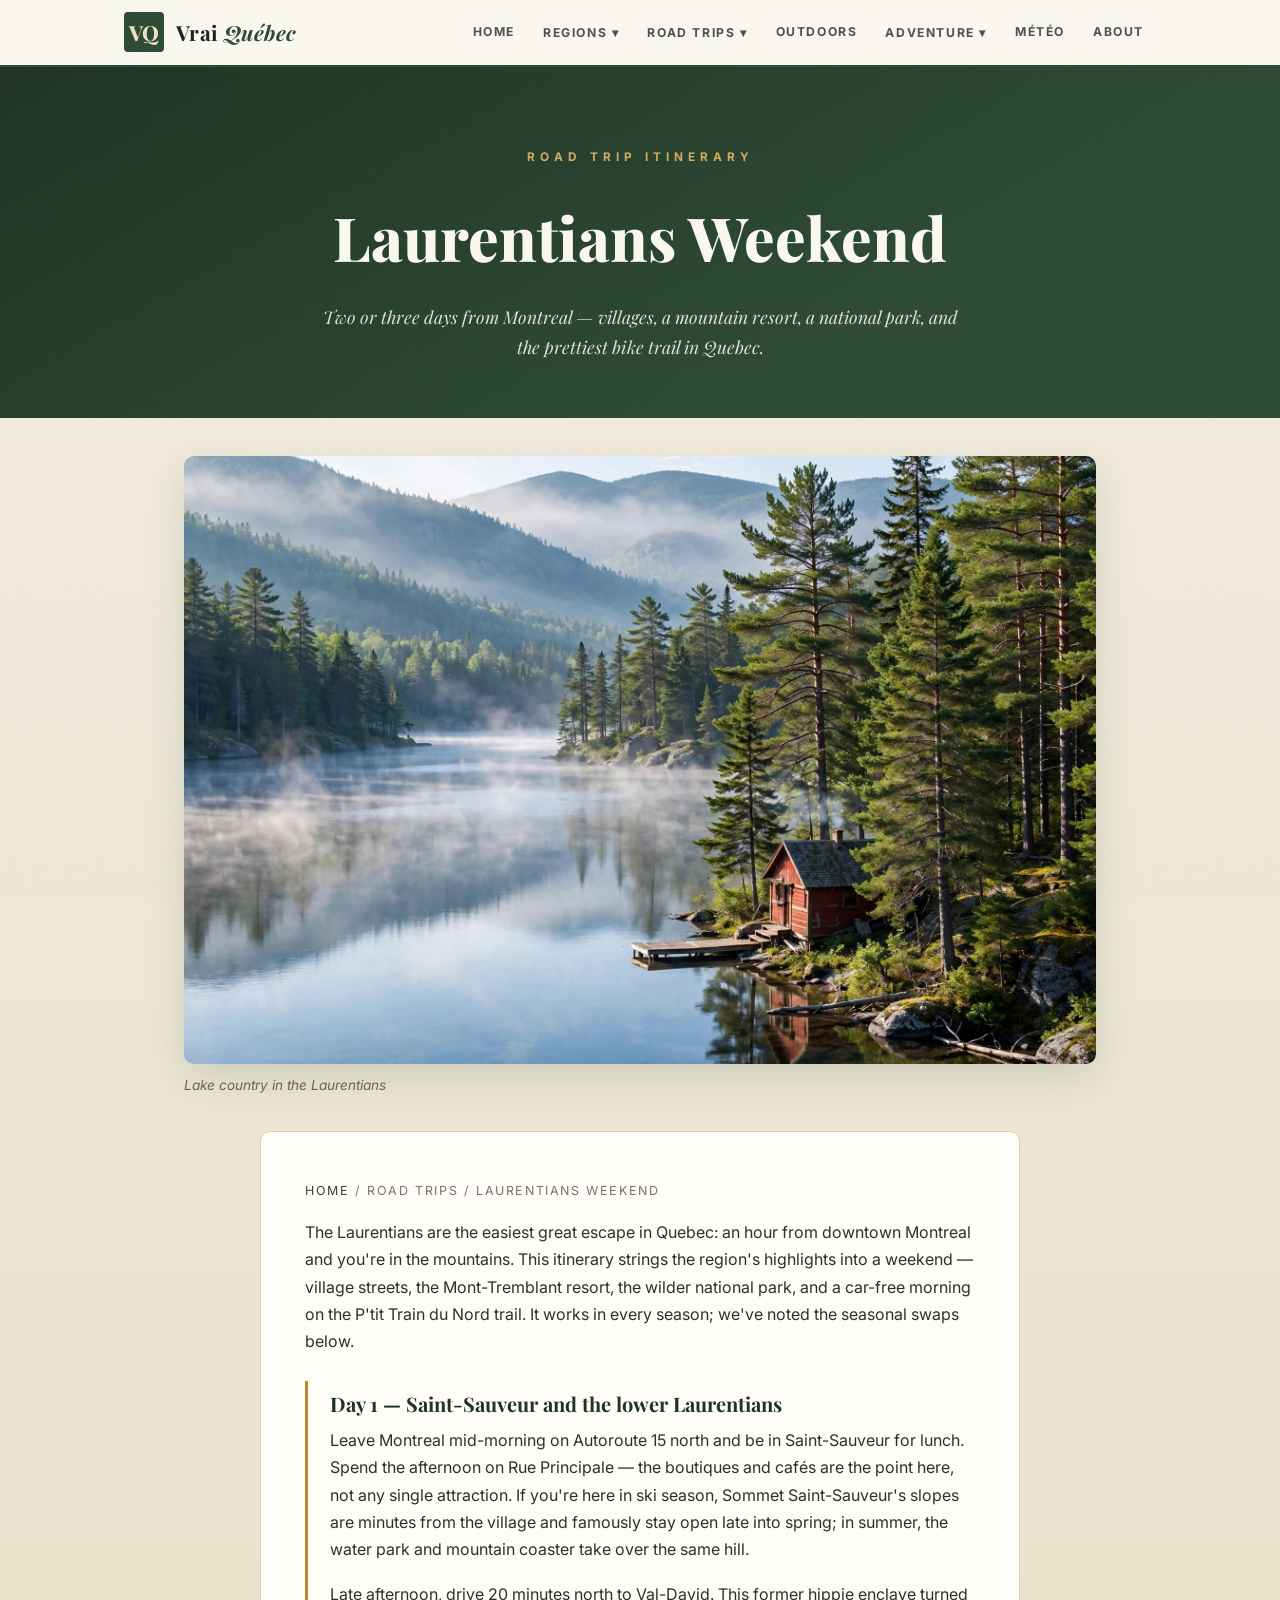
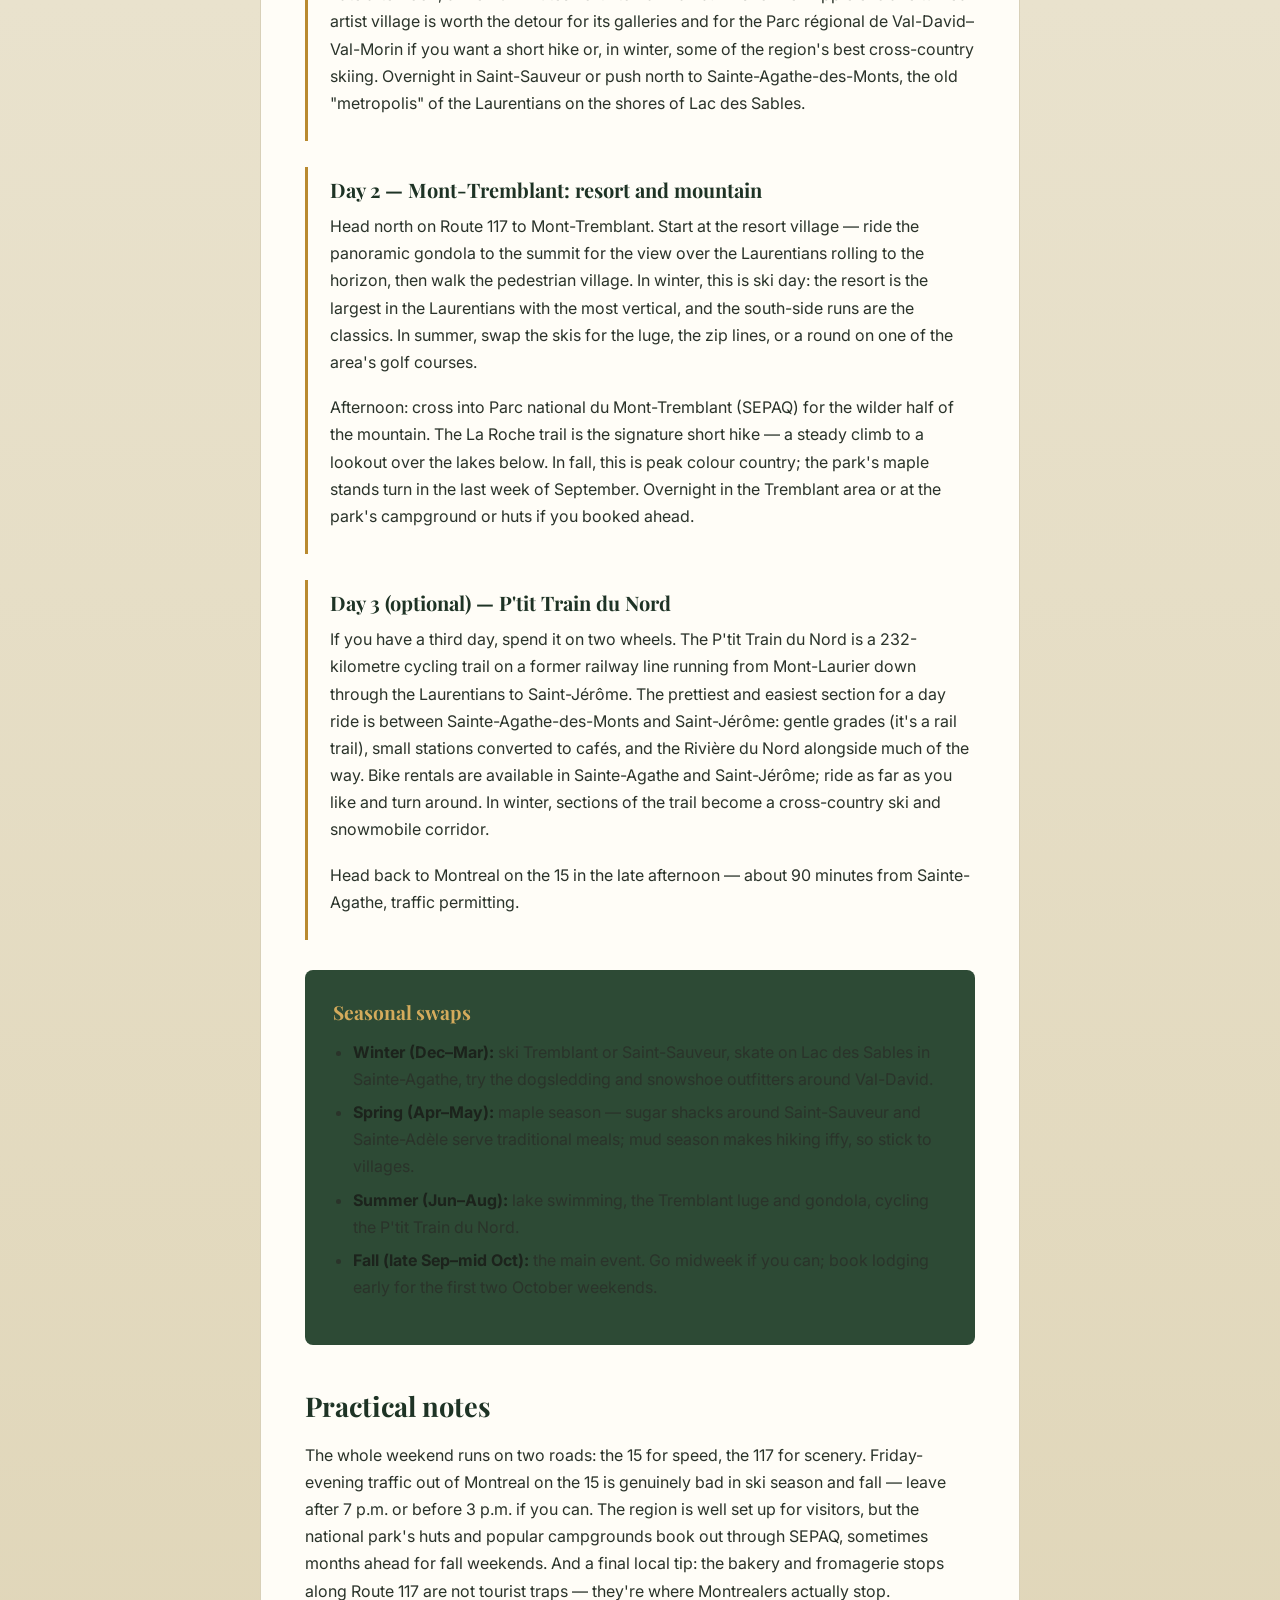
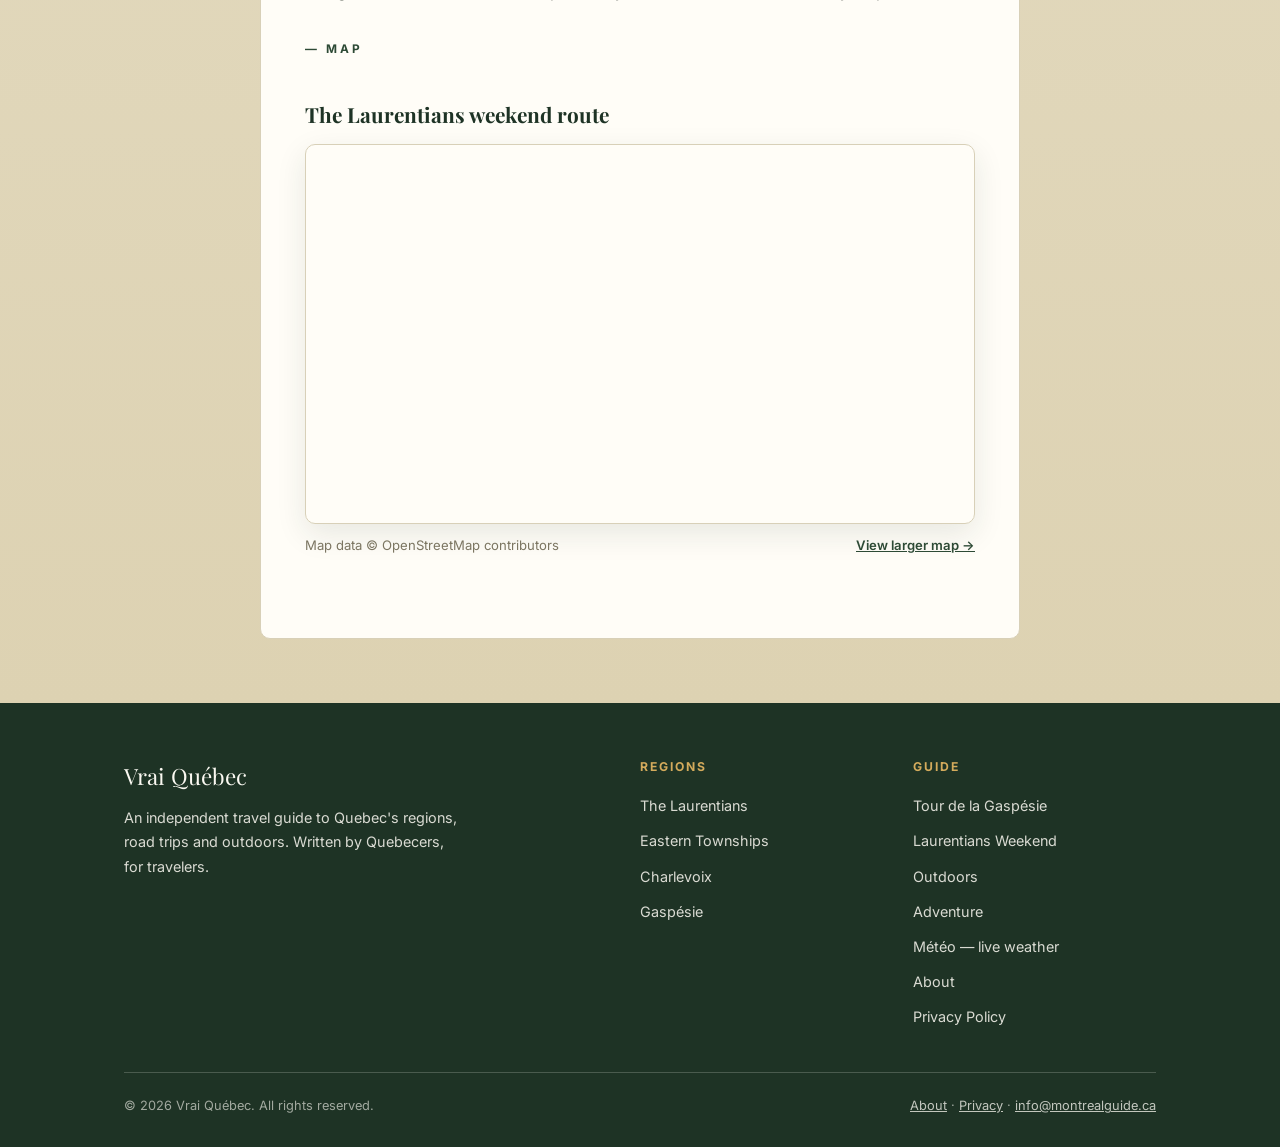
<file: road-trips/laurentians-weekend.html>
<!DOCTYPE html>
<html lang="en">
<head>
<meta charset="UTF-8">
<meta name="viewport" content="width=device-width, initial-scale=1.0">
<title>Laurentians Weekend — 2–3 Day Itinerary from Montreal | Vrai Québec</title>
<meta name="description" content="A 2–3 day Laurentians weekend itinerary from Montreal: Saint-Sauveur, Mont-Tremblant resort and national park, Val-David, and the P'tit Train du Nord.">
<link rel="preconnect" href="https://fonts.googleapis.com">
<link rel="preconnect" href="https://fonts.gstatic.com" crossorigin>
<link href="https://fonts.googleapis.com/css2?family=Playfair+Display:ital,wght@0,500;0,700;0,800;1,500;1,600&family=Inter:wght@400;500;600;700&display=swap" rel="stylesheet">
<link rel="stylesheet" href="../styles.css">
<script async src="https://pagead2.googlesyndication.com/pagead/js/adsbygoogle.js?client=ca-pub-4276130467303652" crossorigin="anonymous"></script>
</head>
<body>
<header class="site-header">
  <div class="header-inner">
    <a class="brand" href="../index.html"><span class="brand-mark">VQ</span><span class="brand-text">Vrai <em>Québec</em></span></a>
    <button class="menu-toggle" aria-label="Menu" onclick="document.getElementById('mainNav').classList.toggle('open')">☰</button>
    <nav class="main-nav" id="mainNav">
      <a href="../index.html">Home</a>
      <div class="dropdown">
        <button class="dropbtn">Regions ▾</button>
        <div class="dropdown-menu">
          <a href="../regions/laurentides.html">The Laurentians<small>Mont-Tremblant, Saint-Sauveur, fall colours</small></a>
          <a href="../regions/eastern-townships.html">Eastern Townships<small>Magog, Mont-Orford, wine route</small></a>
          <a href="../regions/charlevoix.html">Charlevoix<small>Baie-Saint-Paul, Hautes-Gorges, Le Massif</small></a>
          <a href="../regions/gaspesie.html">Gaspésie<small>Percé, Route 132, national parks</small></a>
        </div>
      </div>
      <div class="dropdown">
        <button class="dropbtn">Road Trips ▾</button>
        <div class="dropdown-menu">
          <a href="gaspesie-loop.html">Tour de la Gaspésie<small>The full Route 132 loop, 5–7 days</small></a>
          <a href="laurentians-weekend.html">Laurentians Weekend<small>2–3 days from Montreal</small></a>
        </div>
      </div>
      <a href="../outdoors.html">Outdoors</a>
      <div class="dropdown">
        <button class="dropbtn">Adventure ▾</button>
        <div class="dropdown-menu">
          <a href="../aventure/index.html">Adventure Hub<small>Hikes, ski hills & waterfalls</small></a>
          <a href="../aventure/randonnee.html">Best Hikes<small>10 trails worth the climb</small></a>
          <a href="../aventure/ski.html">Ski Hills<small>Resorts from Tremblant to the Massif</small></a>
          <a href="../aventure/cascades.html">Waterfalls<small>Quebec's great falls</small></a>
        </div>
      </div>
      <a href="../meteo.html">Météo</a>
      <a href="../about.html">About</a>
    </nav>
  </div>
</header>

<main>
  <div class="page-hero">
    <div class="container">
      <div class="hero-kicker">Road trip itinerary</div>
      <h1>Laurentians Weekend</h1>
      <p>Two or three days from Montreal — villages, a mountain resort, a national park, and the prettiest bike trail in Quebec.</p>
    </div>
  </div>

  <figure class="page-photo">
    <img src="../images/roadtrip-laurentides.jpg" alt="Red cabin on a calm Laurentian lake among pines">
    <figcaption>Lake country in the Laurentians</figcaption>
  </figure>

  <section>
    <div class="container">
      <div class="article">
        <div class="breadcrumb"><a href="../index.html">Home</a> / Road Trips / Laurentians Weekend</div>
        <p>The Laurentians are the easiest great escape in Quebec: an hour from downtown Montreal and you're in the mountains. This itinerary strings the region's highlights into a weekend — village streets, the Mont-Tremblant resort, the wilder national park, and a car-free morning on the P'tit Train du Nord trail. It works in every season; we've noted the seasonal swaps below.</p>

        <div class="itinerary-day">
          <h3>Day 1 — Saint-Sauveur and the lower Laurentians</h3>
          <p>Leave Montreal mid-morning on Autoroute 15 north and be in Saint-Sauveur for lunch. Spend the afternoon on Rue Principale — the boutiques and cafés are the point here, not any single attraction. If you're here in ski season, Sommet Saint-Sauveur's slopes are minutes from the village and famously stay open late into spring; in summer, the water park and mountain coaster take over the same hill.</p>
          <p>Late afternoon, drive 20 minutes north to Val-David. This former hippie enclave turned artist village is worth the detour for its galleries and for the Parc régional de Val-David–Val-Morin if you want a short hike or, in winter, some of the region's best cross-country skiing. Overnight in Saint-Sauveur or push north to Sainte-Agathe-des-Monts, the old "metropolis" of the Laurentians on the shores of Lac des Sables.</p>
        </div>

        <div class="itinerary-day">
          <h3>Day 2 — Mont-Tremblant: resort and mountain</h3>
          <p>Head north on Route 117 to Mont-Tremblant. Start at the resort village — ride the panoramic gondola to the summit for the view over the Laurentians rolling to the horizon, then walk the pedestrian village. In winter, this is ski day: the resort is the largest in the Laurentians with the most vertical, and the south-side runs are the classics. In summer, swap the skis for the luge, the zip lines, or a round on one of the area's golf courses.</p>
          <p>Afternoon: cross into Parc national du Mont-Tremblant (SEPAQ) for the wilder half of the mountain. The La Roche trail is the signature short hike — a steady climb to a lookout over the lakes below. In fall, this is peak colour country; the park's maple stands turn in the last week of September. Overnight in the Tremblant area or at the park's campground or huts if you booked ahead.</p>
        </div>

        <div class="itinerary-day">
          <h3>Day 3 (optional) — P'tit Train du Nord</h3>
          <p>If you have a third day, spend it on two wheels. The P'tit Train du Nord is a 232-kilometre cycling trail on a former railway line running from Mont-Laurier down through the Laurentians to Saint-Jérôme. The prettiest and easiest section for a day ride is between Sainte-Agathe-des-Monts and Saint-Jérôme: gentle grades (it's a rail trail), small stations converted to cafés, and the Rivière du Nord alongside much of the way. Bike rentals are available in Sainte-Agathe and Saint-Jérôme; ride as far as you like and turn around. In winter, sections of the trail become a cross-country ski and snowmobile corridor.</p>
          <p>Head back to Montreal on the 15 in the late afternoon — about 90 minutes from Sainte-Agathe, traffic permitting.</p>
        </div>

        <div class="factbox">
          <h3>Seasonal swaps</h3>
          <ul>
            <li><strong>Winter (Dec–Mar):</strong> ski Tremblant or Saint-Sauveur, skate on Lac des Sables in Sainte-Agathe, try the dogsledding and snowshoe outfitters around Val-David.</li>
            <li><strong>Spring (Apr–May):</strong> maple season — sugar shacks around Saint-Sauveur and Sainte-Adèle serve traditional meals; mud season makes hiking iffy, so stick to villages.</li>
            <li><strong>Summer (Jun–Aug):</strong> lake swimming, the Tremblant luge and gondola, cycling the P'tit Train du Nord.</li>
            <li><strong>Fall (late Sep–mid Oct):</strong> the main event. Go midweek if you can; book lodging early for the first two October weekends.</li>
          </ul>
        </div>

        <h2>Practical notes</h2>
        <p>The whole weekend runs on two roads: the 15 for speed, the 117 for scenery. Friday-evening traffic out of Montreal on the 15 is genuinely bad in ski season and fall — leave after 7 p.m. or before 3 p.m. if you can. The region is well set up for visitors, but the national park's huts and popular campgrounds book out through SEPAQ, sometimes months ahead for fall weekends. And a final local tip: the bakery and fromagerie stops along Route 117 are not tourist traps — they're where Montrealers actually stop.</p>

        <div class="map-section">
          <div class="section-kicker">Map</div>
          <h2 style="font-size:1.3rem">The Laurentians weekend route</h2>
          <iframe class="map-frame" title="Map of the Laurentians weekend route" loading="lazy" src="https://www.openstreetmap.org/export/embed.html?bbox=-75.0%2C45.6%2C-73.6%2C46.5&layer=mapnik&marker=46.0%2C-74.3"></iframe>
          <div class="map-caption"><span>Map data © OpenStreetMap contributors</span><a href="https://www.openstreetmap.org/#map=9/46.0/-74.3" target="_blank" rel="noopener">View larger map →</a></div>
        </div>
      </div>
    </div>
  </section>
</main>

<footer class="site-footer">
  <div class="footer-inner">
    <div class="footer-grid">
      <div>
        <div class="footer-brand">Vrai Québec</div>
        <p>An independent travel guide to Quebec's regions, road trips and outdoors. Written by Quebecers, for travelers.</p>
      </div>
      <div>
        <h4>Regions</h4>
        <ul>
          <li><a href="../regions/laurentides.html">The Laurentians</a></li>
          <li><a href="../regions/eastern-townships.html">Eastern Townships</a></li>
          <li><a href="../regions/charlevoix.html">Charlevoix</a></li>
          <li><a href="../regions/gaspesie.html">Gaspésie</a></li>
        </ul>
      </div>
      <div>
        <h4>Guide</h4>
        <ul>
          <li><a href="gaspesie-loop.html">Tour de la Gaspésie</a></li>
          <li><a href="laurentians-weekend.html">Laurentians Weekend</a></li>
          <li><a href="../outdoors.html">Outdoors</a></li>
          <li><a href="../aventure/index.html">Adventure</a></li>
          <li><a href="../meteo.html">Météo — live weather</a></li>
          <li><a href="../about.html">About</a></li>
          <li><a href="../privacy.html">Privacy Policy</a></li>
        </ul>
      </div>
    </div>
    <div class="footer-bottom">
      <span>© 2026 Vrai Québec. All rights reserved.</span>
      <span><a href="../about.html">About</a> · <a href="../privacy.html">Privacy</a> · <a href="mailto:info@montrealguide.ca">info@montrealguide.ca</a></span>
    </div>
  </div>
</footer>
<script>
document.querySelectorAll('.dropdown > .dropbtn').forEach(function(b){
  b.addEventListener('click',function(e){e.preventDefault();b.parentElement.classList.toggle('open');});
});
</script>
</body>
</html>
</file>
<file: styles.css>
/* Vrai Québec — independent travel guide to Quebec's regions, road trips and outdoors */
:root{
  --ink:#1c231c; --ink2:#2a332a; --ivory:#faf8f1; --paper:#f3efe2; --card:#fffdf7;
  --line:#d8d0b8; --forest:#2d4a35; --forest-deep:#1e3325; --forest-soft:#3f6350;
  --gold:#b98a2f; --gold-soft:#d4ab5c; --gold-pale:#f0e2c4; --muted:#7b7561;
  --serif:"Playfair Display",Georgia,"Times New Roman",serif;
  --sans:"Inter",-apple-system,BlinkMacSystemFont,"Segoe UI",Roboto,Helvetica,Arial,sans-serif;
}
*{box-sizing:border-box;margin:0;padding:0}
html{scroll-behavior:smooth}
body{font-family:var(--sans);background:var(--ivory);color:var(--ink);line-height:1.7;-webkit-font-smoothing:antialiased}
body::after{content:"";position:fixed;inset:0;z-index:200;pointer-events:none;opacity:.05;
  background-image:url("data:image/svg+xml,%3Csvg xmlns='http://www.w3.org/2000/svg' width='140' height='140'%3E%3Cfilter id='n'%3E%3CfeTurbulence type='fractalNoise' baseFrequency='0.85' numOctaves='2'/%3E%3C/filter%3E%3Crect width='140' height='140' filter='url(%23n)' opacity='0.6'/%3E%3C/svg%3E")}
.container{max-width:1080px;margin:0 auto;padding:0 24px}
img{display:block;max-width:100%}
a{color:var(--forest)}
::selection{background:var(--gold);color:#fff}
main{background:linear-gradient(180deg,#f4efe2 0%,#e9e2cd 40%,#ddd2b2 100%)}

/* Header */
.site-header{position:sticky;top:0;z-index:50;background:rgba(250,248,241,.95);backdrop-filter:blur(10px);border-bottom:2px solid var(--forest)}
.header-inner{max-width:1080px;margin:0 auto;padding:12px 24px;display:flex;align-items:center;gap:20px}
.brand{display:flex;align-items:center;gap:12px;text-decoration:none;color:var(--ink)}
.brand-mark{display:inline-flex;align-items:center;justify-content:center;width:40px;height:40px;background:var(--forest);color:var(--gold-pale);font-family:var(--serif);font-weight:800;font-size:1.3rem;border-radius:4px}
.brand-text{font-family:var(--serif);font-size:1.3rem;font-weight:700;letter-spacing:.4px}
.brand-text em{font-style:italic;color:var(--forest)}
.main-nav{display:flex;gap:4px;margin-left:auto;align-items:center}
.main-nav>a,.dropbtn{text-decoration:none;font-size:.76rem;font-weight:700;text-transform:uppercase;letter-spacing:1.6px;color:var(--ink);opacity:.78;padding:10px 12px;background:none;border:0;cursor:pointer;font-family:var(--sans)}
.main-nav>a:hover,.dropbtn:hover{opacity:1;color:var(--forest)}
.dropdown{position:relative}
.dropdown-menu{display:none;position:absolute;top:100%;left:0;min-width:230px;background:var(--card);border:1px solid var(--line);box-shadow:0 14px 34px rgba(30,51,37,.18);border-radius:6px;overflow:hidden;z-index:60}
.dropdown:hover .dropdown-menu{display:block}
.dropdown-menu a{display:block;padding:12px 18px;text-decoration:none;font-size:.85rem;font-weight:600;color:var(--ink);border-bottom:1px solid var(--line)}
.dropdown-menu a:last-child{border-bottom:0}
.dropdown-menu a:hover{background:var(--forest);color:var(--ivory)}
.dropdown-menu a small{display:block;font-weight:400;color:var(--muted);font-size:.74rem}
.dropdown-menu a:hover small{color:var(--gold-pale)}
.menu-toggle{display:none;background:transparent;border:1px solid var(--forest);color:var(--forest);font-size:1.2rem;cursor:pointer;padding:6px 12px;border-radius:4px}

/* Hero */
.hero{position:relative;display:flex;align-items:center;overflow:hidden;color:var(--ivory);text-align:center;min-height:74vh;padding:70px 0;background:linear-gradient(160deg,var(--forest-deep) 0%,var(--forest) 55%,var(--forest-soft) 130%)}
.hero-inner{position:relative;width:100%}
.hero-kicker{text-transform:uppercase;letter-spacing:5px;font-size:.74rem;color:var(--gold-soft);font-weight:700;margin-bottom:18px}
.hero h1{font-family:var(--serif);font-weight:800;font-size:clamp(2.7rem,7.5vw,5.2rem);line-height:1.04;letter-spacing:-.5px;margin-bottom:20px;text-shadow:0 2px 26px rgba(0,0,0,.4)}
.hero-sub{font-family:var(--serif);font-style:italic;font-size:clamp(1.05rem,2.4vw,1.35rem);color:rgba(250,248,241,.92);max-width:660px;margin:0 auto 32px;line-height:1.6}
.hero-cta{display:flex;gap:14px;flex-wrap:wrap;justify-content:center}
.btn{display:inline-block;padding:15px 32px;text-decoration:none;font-weight:700;font-size:.76rem;text-transform:uppercase;letter-spacing:2.2px;transition:all .18s;border:1px solid var(--gold)}
.btn-primary{background:var(--gold);color:#141a12}
.btn-primary:hover{background:var(--gold-soft);border-color:var(--gold-soft)}
.btn-ghost{background:transparent;border-color:rgba(250,248,241,.8);color:var(--ivory)}
.btn-ghost:hover{background:rgba(250,248,241,.14);border-color:var(--ivory)}
.page-hero{padding:80px 0 56px;background:linear-gradient(150deg,var(--forest-deep),var(--forest) 70%);color:var(--ivory);text-align:center}
.page-hero .hero-kicker{color:var(--gold-soft)}
.page-hero h1{font-family:var(--serif);font-weight:800;font-size:clamp(2.2rem,5.5vw,3.8rem);margin-bottom:14px}
.page-hero p{font-family:var(--serif);font-style:italic;color:rgba(250,248,241,.88);max-width:640px;margin:0 auto;font-size:1.1rem}

/* Sections */
section{padding:64px 0}
.section-kicker{text-transform:uppercase;letter-spacing:3px;font-size:.74rem;color:var(--forest);font-weight:700;margin-bottom:12px}
.section-kicker::before{content:"—  "}
h2.section-title{font-family:var(--serif);font-size:clamp(1.7rem,3.5vw,2.5rem);font-weight:700;margin-bottom:14px;line-height:1.15}
.section-lede{max-width:720px;color:var(--ink2);font-size:1.05rem;margin-bottom:36px}

/* Region / trip cards */
.card-grid{display:grid;grid-template-columns:repeat(auto-fit,minmax(250px,1fr));gap:22px}
.card{display:block;background:var(--card);border:1px solid var(--line);border-radius:8px;overflow:hidden;text-decoration:none;color:var(--ink);transition:transform .18s,box-shadow .18s}
.card:hover{transform:translateY(-4px);box-shadow:0 18px 40px rgba(30,51,37,.16)}
.card-band{height:150px;background:linear-gradient(140deg,var(--forest) 0%,var(--forest-soft) 60%,var(--gold) 140%);display:flex;align-items:flex-end;padding:18px}
.card-band span{font-family:var(--serif);font-style:italic;font-size:1.5rem;color:var(--ivory);text-shadow:0 1px 12px rgba(0,0,0,.35)}
.card-band.townships{background:linear-gradient(140deg,#3f6350 0%,#6d8a5f 60%,#b98a2f 140%)}
.card-band.charlevoix{background:linear-gradient(140deg,#1e3325 0%,#2d5a74 70%,#b98a2f 150%)}
.card-band.gaspesie{background:linear-gradient(140deg,#274a5e 0%,#2d4a35 55%,#d4ab5c 140%)}
.card-body{padding:22px}
.card-body h3{font-family:var(--serif);font-size:1.35rem;margin-bottom:8px}
.card-body p{font-size:.92rem;color:var(--ink2);margin-bottom:12px}
.card-link{font-size:.76rem;font-weight:700;text-transform:uppercase;letter-spacing:1.8px;color:var(--forest)}

/* Article body */
.article{max-width:760px;margin:0 auto;background:var(--card);border:1px solid var(--line);border-radius:10px;padding:48px 44px;margin-top:-30px;position:relative;z-index:2}
.article h2{font-family:var(--serif);font-size:1.7rem;margin:38px 0 12px;color:var(--forest-deep)}
.article h2:first-child{margin-top:0}
.article p{margin-bottom:18px;color:var(--ink2)}
.article ul{margin:0 0 18px 22px;color:var(--ink2)}
.article li{margin-bottom:8px}
.article strong{color:var(--ink)}
.factbox{background:var(--forest);color:var(--ivory);border-radius:8px;padding:26px 28px;margin:30px 0}
.factbox h3{font-family:var(--serif);color:var(--gold-soft);margin-bottom:10px;font-size:1.2rem}
.factbox ul{margin-left:20px}
.factbox li{margin-bottom:6px}
.itinerary-day{border-left:3px solid var(--gold);padding:6px 0 6px 22px;margin:26px 0}
.itinerary-day h3{font-family:var(--serif);font-size:1.25rem;color:var(--forest-deep);margin-bottom:6px}
.breadcrumb{font-size:.78rem;text-transform:uppercase;letter-spacing:1.6px;color:var(--muted);margin-bottom:18px}
.breadcrumb a{color:var(--forest);text-decoration:none}

/* Outdoors feature rows */
.feature-row{display:grid;grid-template-columns:1fr 1fr;gap:26px;margin-bottom:26px}
.feature{background:var(--card);border:1px solid var(--line);border-radius:8px;padding:30px}
.feature h3{font-family:var(--serif);font-size:1.4rem;color:var(--forest-deep);margin-bottom:10px}
.feature p{font-size:.95rem;color:var(--ink2)}

/* Footer */
.site-footer{background:var(--forest-deep);color:rgba(250,248,241,.85);padding:54px 0 30px;margin-top:0}
.footer-inner{max-width:1080px;margin:0 auto;padding:0 24px}
.footer-grid{display:grid;grid-template-columns:2fr 1fr 1fr;gap:30px;margin-bottom:34px}
.footer-brand{font-family:var(--serif);font-size:1.4rem;color:var(--ivory);margin-bottom:10px}
.footer-grid p{font-size:.9rem;max-width:340px}
.footer-grid h4{font-size:.76rem;text-transform:uppercase;letter-spacing:2px;color:var(--gold-soft);margin-bottom:14px}
.footer-grid ul{list-style:none}
.footer-grid li{margin-bottom:8px}
.footer-grid a{color:rgba(250,248,241,.85);text-decoration:none;font-size:.9rem}
.footer-grid a:hover{color:var(--gold-soft)}
.footer-bottom{border-top:1px solid rgba(250,248,241,.2);padding-top:22px;display:flex;justify-content:space-between;gap:12px;flex-wrap:wrap;font-size:.8rem;color:rgba(250,248,241,.6)}
.footer-bottom a{color:rgba(250,248,241,.75)}

/* Interactive maps */
.map-section{margin:34px 0}
.map-frame{width:100%;height:380px;border:1px solid var(--line);border-radius:10px;box-shadow:0 10px 30px rgba(30,51,37,.10);display:block}
.map-caption{font-size:.82rem;color:var(--muted);margin-top:10px;display:flex;justify-content:space-between;gap:12px;flex-wrap:wrap}
.map-caption a{color:var(--forest);font-weight:600}

@media(max-width:860px){
  .main-nav{display:none;position:absolute;top:100%;left:0;right:0;background:var(--card);flex-direction:column;align-items:stretch;border-bottom:2px solid var(--forest);padding:10px 0}
  .main-nav.open{display:flex}
  .main-nav>a,.dropbtn{text-align:left;padding:12px 24px}
  .dropdown-menu{position:static;box-shadow:none;border:0;border-radius:0}
  .dropdown:hover .dropdown-menu{display:none}
  .dropdown.open .dropdown-menu{display:block}
  .menu-toggle{display:block;margin-left:auto}
  .feature-row{grid-template-columns:1fr}
  .article{padding:34px 24px}
  .footer-grid{grid-template-columns:1fr}
}

/* Photography */
.hero.has-photo{background-size:cover;background-position:center}
.hero.has-photo::before{content:"";position:absolute;inset:0;background:linear-gradient(160deg,rgba(18,32,23,.78) 0%,rgba(18,32,23,.38) 55%,rgba(18,32,23,.66) 100%)}
.hero.has-photo .hero-inner{z-index:1}
.card-band.has-photo{position:relative;background-size:cover;background-position:center}
.card-band.has-photo::after{content:"";position:absolute;inset:0;background:linear-gradient(to top,rgba(12,22,15,.62),transparent 62%)}
.card-band.has-photo span{position:relative;z-index:1}
.page-photo{max-width:960px;margin:38px auto 0;padding:0 24px}
.page-photo img{width:100%;height:auto;display:block;border-radius:10px;box-shadow:0 14px 40px rgba(30,51,37,.14)}
.page-photo figcaption{margin-top:10px;font-size:.85rem;color:#6b6257;font-style:italic}
.section-photo{width:100%;max-height:440px;object-fit:cover;display:block;border-radius:10px;margin:28px 0 30px;box-shadow:0 14px 40px rgba(30,51,37,.12)}
</file>
